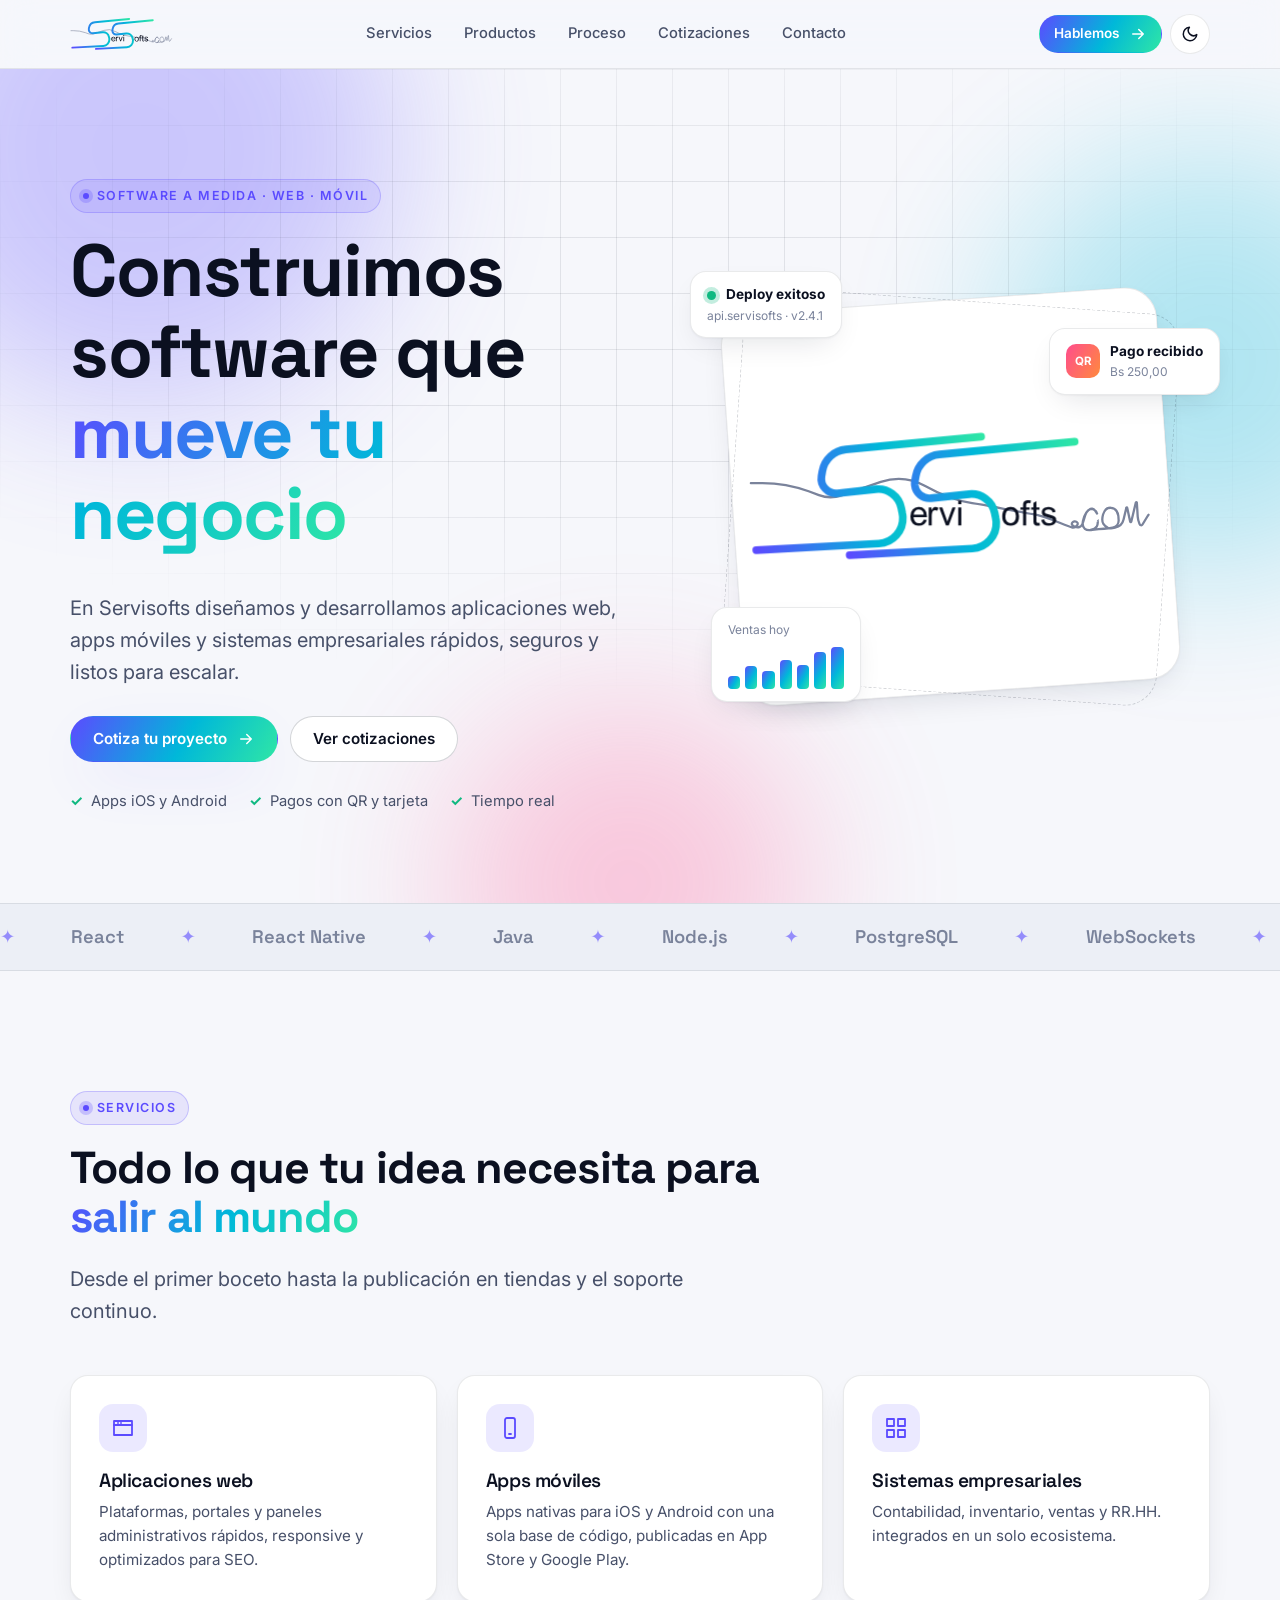
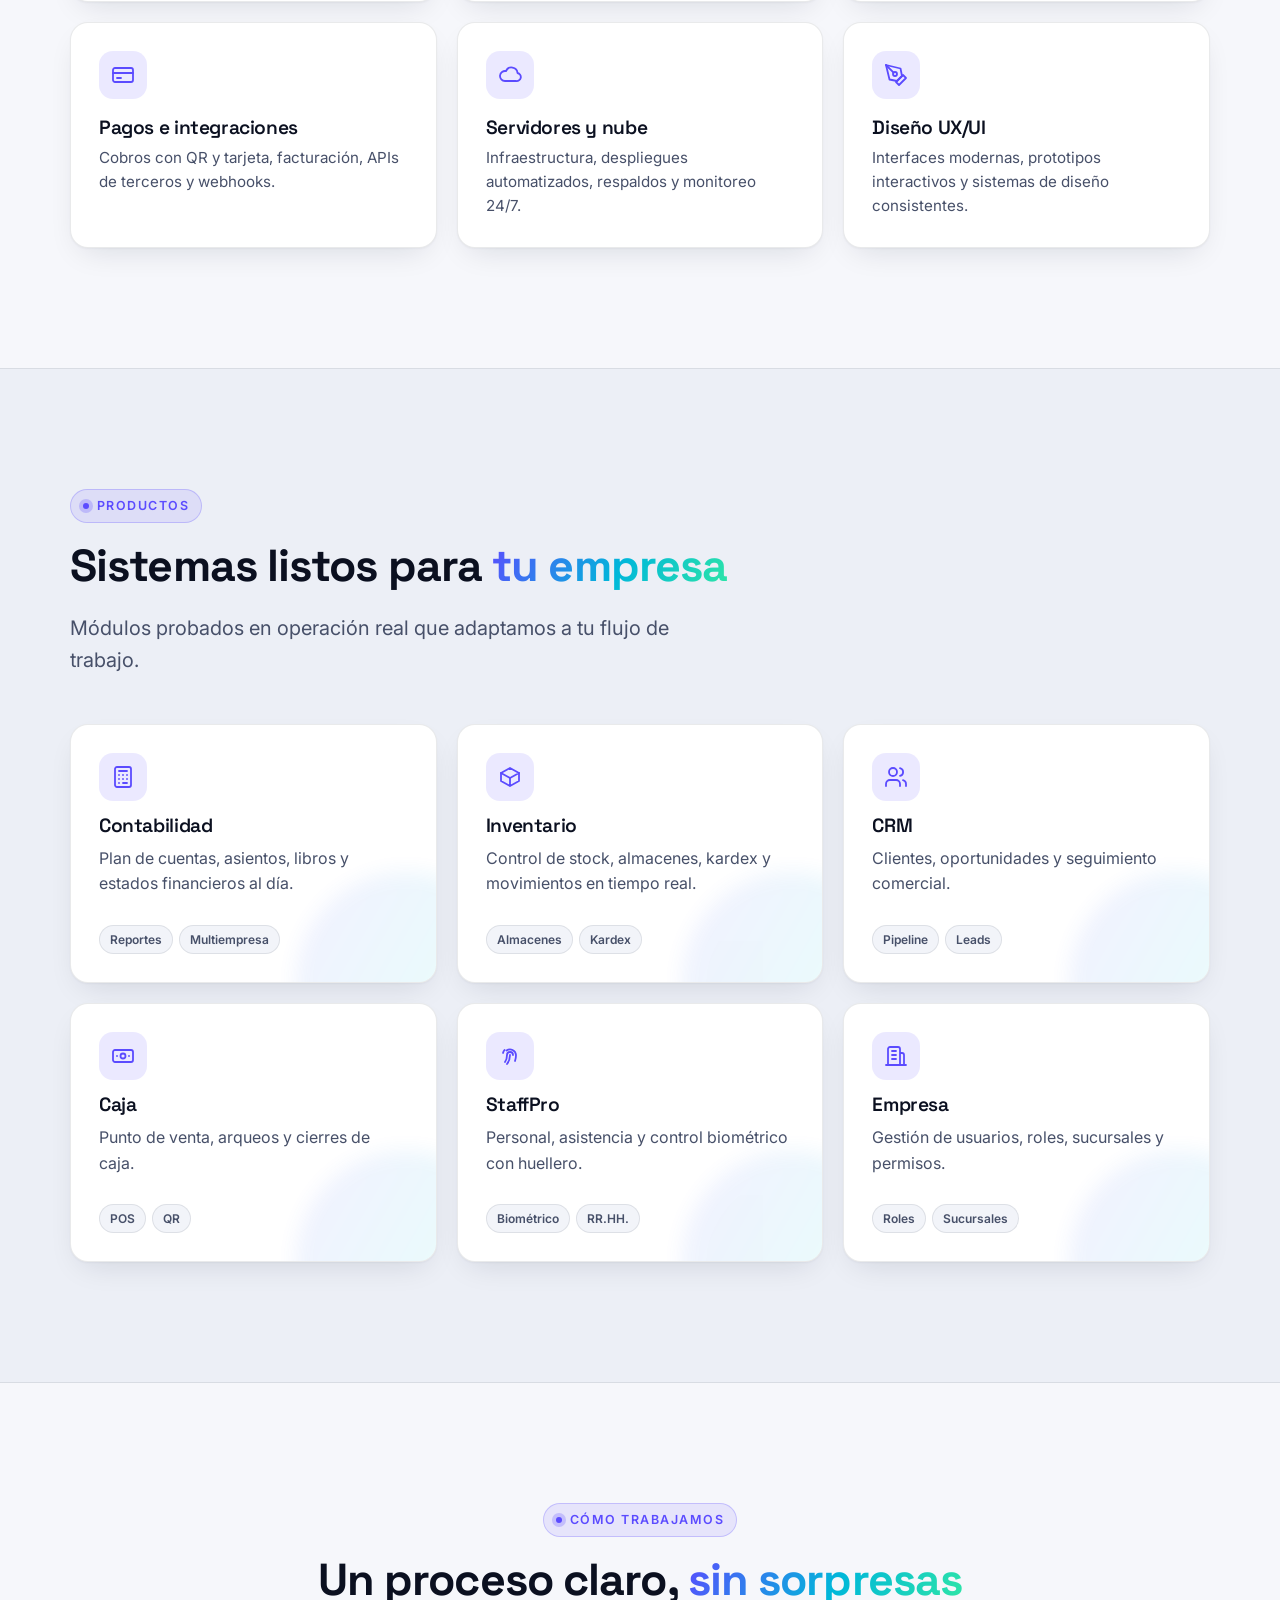
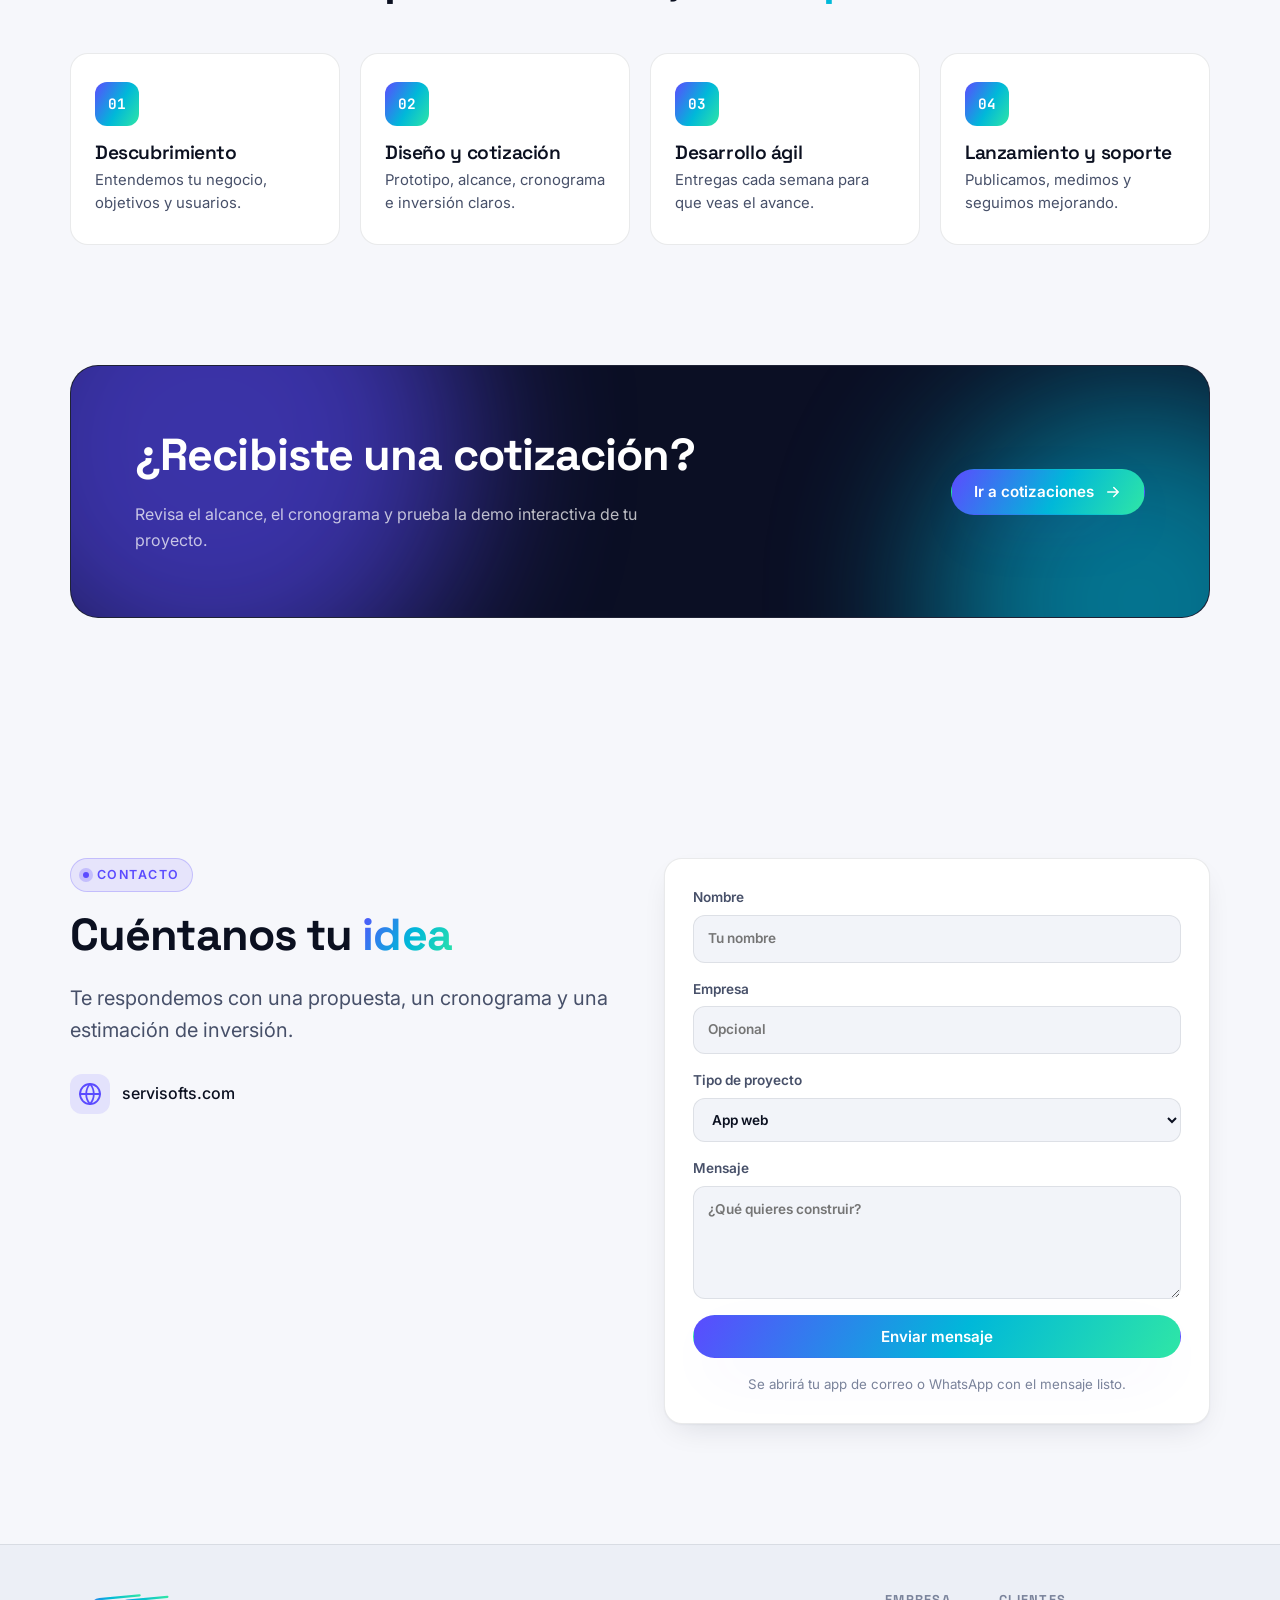
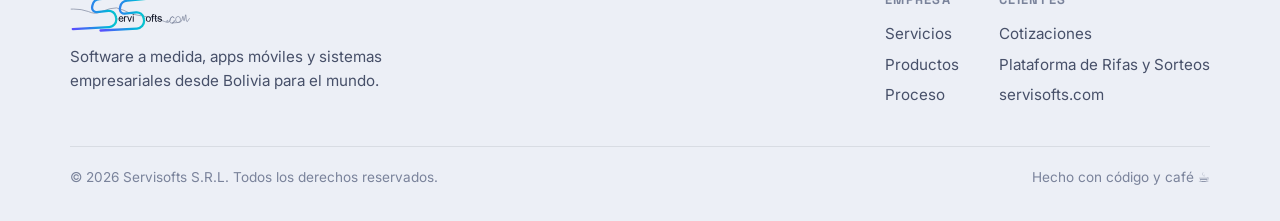
<file: index.html>
<!DOCTYPE html>
<html lang="es">
<head>
  <meta charset="UTF-8">
  <meta name="viewport" content="width=device-width, initial-scale=1.0">
  <title>Servisofts</title>
  <meta name="description" content="Servisofts S.R.L. — Desarrollo de software a medida, aplicaciones web y móviles, y sistemas empresariales.">
  <meta name="theme-color" content="#070912">
  <link rel="icon" href="assets/img/favicon.svg" type="image/svg+xml">
  <link rel="stylesheet" href="assets/css/base.css">
  <link rel="stylesheet" href="index.css">
</head>
<body>
  <header data-nav></header>

  <main>
    <!-- HERO -->
    <section class="hero">
      <div class="bg-orbs"><span></span><span></span><span></span></div>
      <div class="bg-grid"></div>
      <div class="container hero-inner">
        <div class="hero-copy">
          <span class="eyebrow">Software a medida · Web · Móvil</span>
          <h1>Construimos software que <span class="grad-text">mueve tu negocio</span></h1>
          <p class="lead">En Servisofts diseñamos y desarrollamos aplicaciones web, apps móviles y sistemas empresariales rápidos, seguros y listos para escalar.</p>
          <div class="hero-cta">
            <a href="#contacto" class="btn btn-primary">Cotiza tu proyecto
              <svg viewBox="0 0 24 24" fill="none" stroke="currentColor" stroke-width="2" stroke-linecap="round" stroke-linejoin="round"><path d="M5 12h14M13 6l6 6-6 6"/></svg></a>
            <a href="cotizaciones/" class="btn">Ver cotizaciones</a>
          </div>
          <ul class="hero-points">
            <li>Apps iOS y Android</li><li>Pagos con QR y tarjeta</li><li>Tiempo real</li>
          </ul>
        </div>
        <div class="hero-visual" aria-hidden="true">
          <div class="hero-logo" data-logo="animate"></div>
          <div class="float-card fc-1">
            <div class="fc-row"><span class="dot ok"></span><b>Deploy exitoso</b></div>
            <small>api.servisofts · v2.4.1</small>
          </div>
          <div class="float-card fc-2">
            <small>Ventas hoy</small>
            <div class="spark"><i style="height:30%"></i><i style="height:55%"></i><i style="height:42%"></i><i style="height:70%"></i><i style="height:58%"></i><i style="height:88%"></i><i style="height:100%"></i></div>
          </div>
          <div class="float-card fc-3">
            <div class="fc-row"><span class="pay-ico">QR</span><div><b>Pago recibido</b><small>Bs 250,00</small></div></div>
          </div>
        </div>
      </div>
    </section>

    <!-- STACK -->
    <section class="marquee" aria-label="Tecnologías">
      <div class="marquee-track">
        <span>React</span><span>React Native</span><span>Java</span><span>Node.js</span><span>PostgreSQL</span><span>WebSockets</span><span>Docker</span><span>Linux</span><span>Pagos QR</span><span>APIs REST</span>
        <span>React</span><span>React Native</span><span>Java</span><span>Node.js</span><span>PostgreSQL</span><span>WebSockets</span><span>Docker</span><span>Linux</span><span>Pagos QR</span><span>APIs REST</span>
      </div>
    </section>

    <!-- SERVICIOS -->
    <section class="section" id="servicios">
      <div class="container">
        <div class="section-head reveal">
          <span class="eyebrow">Servicios</span>
          <h2>Todo lo que tu idea necesita para <span class="grad-text">salir al mundo</span></h2>
          <p class="lead">Desde el primer boceto hasta la publicación en tiendas y el soporte continuo.</p>
        </div>
        <div class="grid grid-3" id="servicesGrid"></div>
      </div>
    </section>

    <!-- PRODUCTOS -->
    <section class="section section-alt" id="productos">
      <div class="container">
        <div class="section-head reveal">
          <span class="eyebrow">Productos</span>
          <h2>Sistemas listos para <span class="grad-text">tu empresa</span></h2>
          <p class="lead">Módulos probados en operación real que adaptamos a tu flujo de trabajo.</p>
        </div>
        <div class="bento" id="productsGrid"></div>
      </div>
    </section>

    <!-- PROCESO -->
    <section class="section" id="proceso">
      <div class="container">
        <div class="section-head center reveal">
          <span class="eyebrow">Cómo trabajamos</span>
          <h2>Un proceso claro, <span class="grad-text">sin sorpresas</span></h2>
        </div>
        <ol class="steps" id="stepsList"></ol>
      </div>
    </section>

    <!-- CTA COTIZACIONES -->
    <section class="section section-tight">
      <div class="container">
        <div class="cta-banner reveal">
          <div class="bg-orbs"><span></span><span></span></div>
          <div class="cta-copy">
            <h2>¿Recibiste una cotización?</h2>
            <p>Revisa el alcance, el cronograma y prueba la demo interactiva de tu proyecto.</p>
          </div>
          <a class="btn btn-primary" href="cotizaciones/">Ir a cotizaciones
            <svg viewBox="0 0 24 24" fill="none" stroke="currentColor" stroke-width="2" stroke-linecap="round" stroke-linejoin="round"><path d="M5 12h14M13 6l6 6-6 6"/></svg></a>
        </div>
      </div>
    </section>

    <!-- CONTACTO -->
    <section class="section" id="contacto">
      <div class="container contact">
        <div class="reveal">
          <span class="eyebrow">Contacto</span>
          <h2>Cuéntanos tu <span class="grad-text">idea</span></h2>
          <p class="lead">Te respondemos con una propuesta, un cronograma y una estimación de inversión.</p>
          <ul class="contact-list" id="contactList"></ul>
        </div>
        <form class="card contact-form reveal" id="contactForm" novalidate>
          <label>Nombre<input name="nombre" required autocomplete="name" placeholder="Tu nombre"></label>
          <label>Empresa<input name="empresa" autocomplete="organization" placeholder="Opcional"></label>
          <label>Tipo de proyecto
            <select name="tipo">
              <option>App web</option><option>App móvil</option><option>Web + móvil</option><option>Sistema empresarial</option><option>Otro</option>
            </select>
          </label>
          <label>Mensaje<textarea name="mensaje" rows="4" required placeholder="¿Qué quieres construir?"></textarea></label>
          <button class="btn btn-primary btn-block" type="submit">Enviar mensaje</button>
          <small class="form-note">Se abrirá tu app de correo o WhatsApp con el mensaje listo.</small>
        </form>
      </div>
    </section>
  </main>

  <footer data-footer></footer>

  <script src="assets/js/brand.js" data-root="./" data-active="home"></script>
  <script src="index.js"></script>
</body>
</html>
</file>
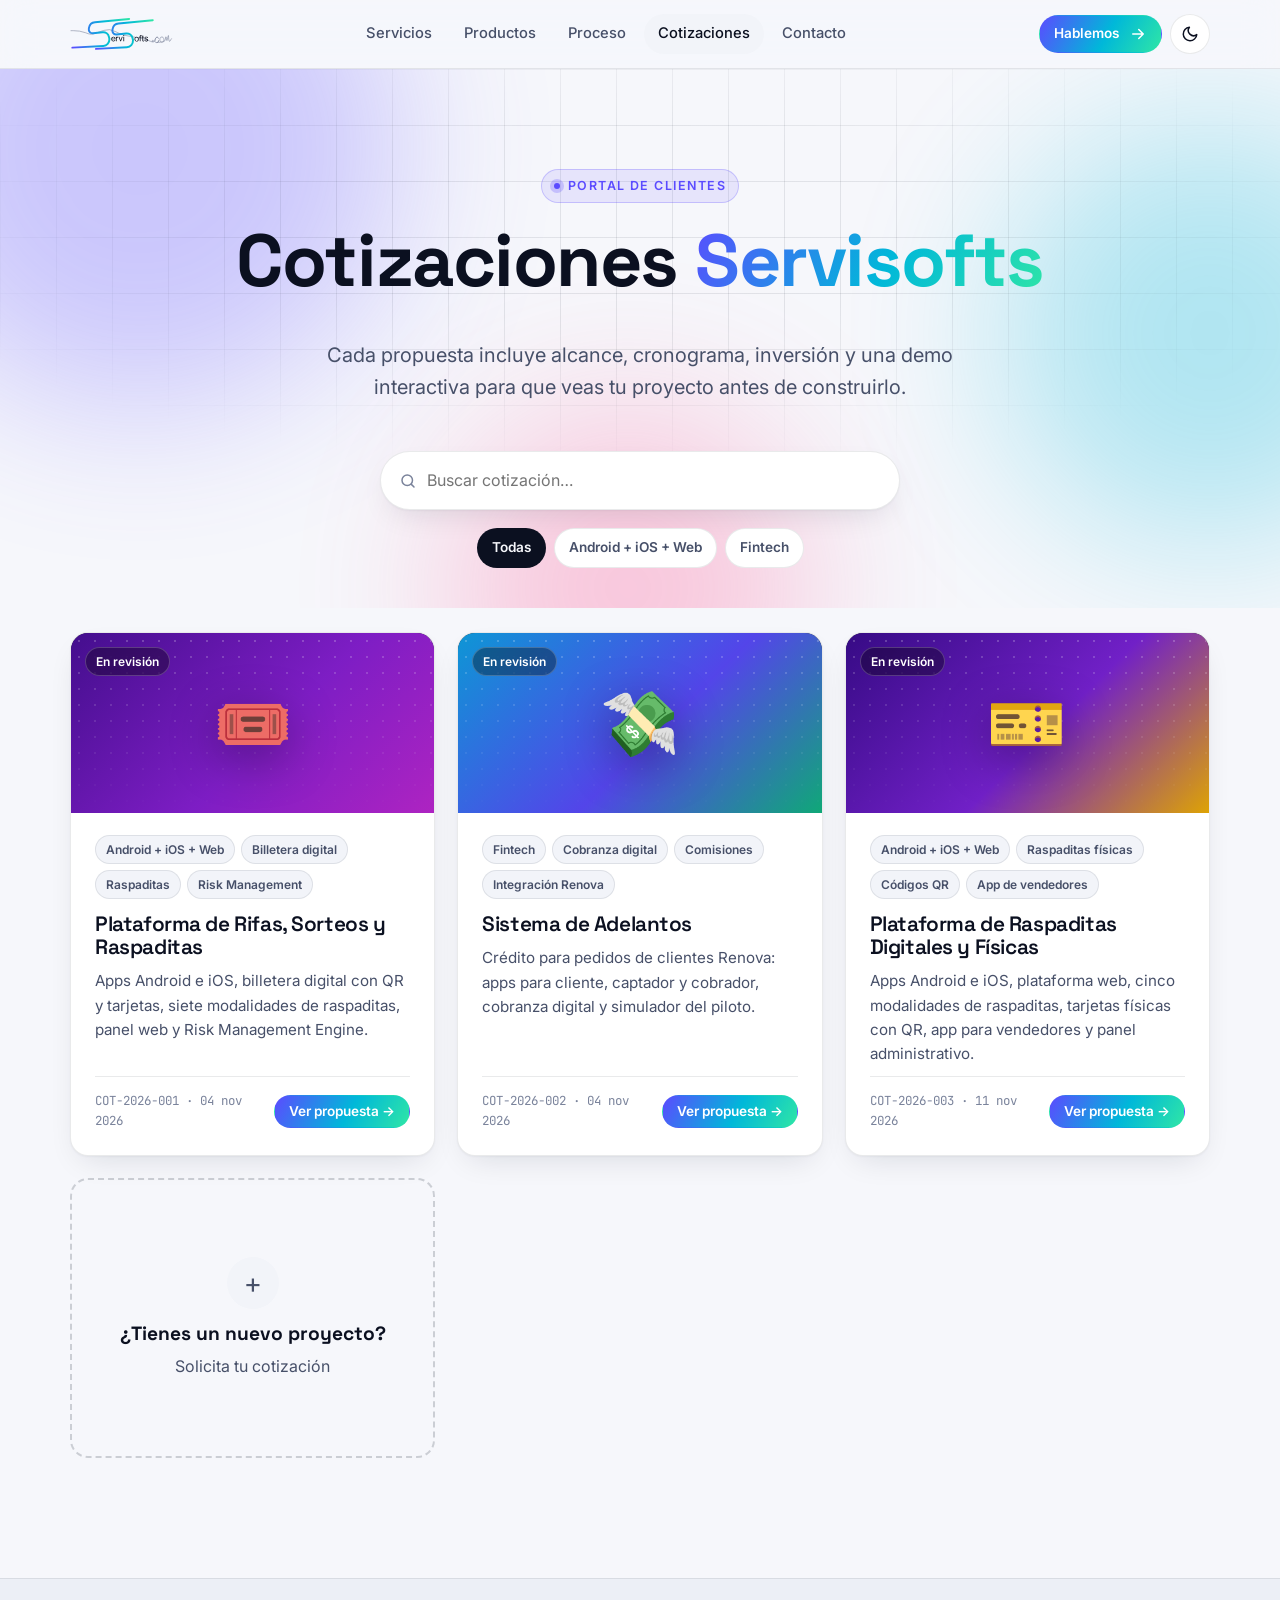
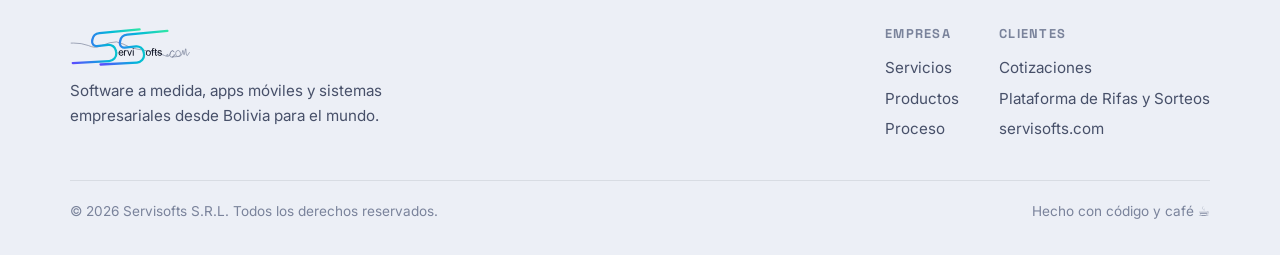
<file: cotizaciones/index.html>
<!DOCTYPE html>
<html lang="es">
<head>
  <meta charset="UTF-8">
  <meta name="viewport" content="width=device-width, initial-scale=1.0">
  <title>Cotizaciones · Servisofts</title>
  <meta name="description" content="Propuestas y cotizaciones de proyectos de Servisofts S.R.L.">
  <meta name="theme-color" content="#070912">
  <link rel="icon" href="../assets/img/favicon.svg" type="image/svg+xml">
  <link rel="stylesheet" href="../assets/css/base.css">
  <link rel="stylesheet" href="index.css">
</head>
<body>
  <header data-nav></header>

  <main>
    <section class="q-hero">
      <div class="bg-orbs"><span></span><span></span><span></span></div>
      <div class="bg-grid"></div>
      <div class="container q-hero-inner">
        <span class="eyebrow">Portal de clientes</span>
        <h1>Cotizaciones <span class="grad-text">Servisofts</span></h1>
        <p class="lead">Cada propuesta incluye alcance, cronograma, inversión y una demo interactiva para que veas tu proyecto antes de construirlo.</p>
        <div class="q-search">
          <svg viewBox="0 0 24 24" fill="none" stroke="currentColor" stroke-width="2" stroke-linecap="round"><circle cx="11" cy="11" r="7"/><path d="M20 20l-3.5-3.5"/></svg>
          <input id="qSearch" type="search" placeholder="Buscar cotización…" aria-label="Buscar cotización">
        </div>
        <div class="q-filters" id="qFilters"></div>
      </div>
    </section>

    <section class="section q-list-section">
      <div class="container">
        <div class="q-list" id="qList"></div>
        <p class="q-empty" id="qEmpty" hidden>No encontramos cotizaciones con ese filtro.</p>
      </div>
    </section>
  </main>

  <footer data-footer></footer>

  <script src="../assets/js/brand.js" data-root="../" data-active="cotizaciones"></script>
  <script src="index.js"></script>
</body>
</html>
</file>
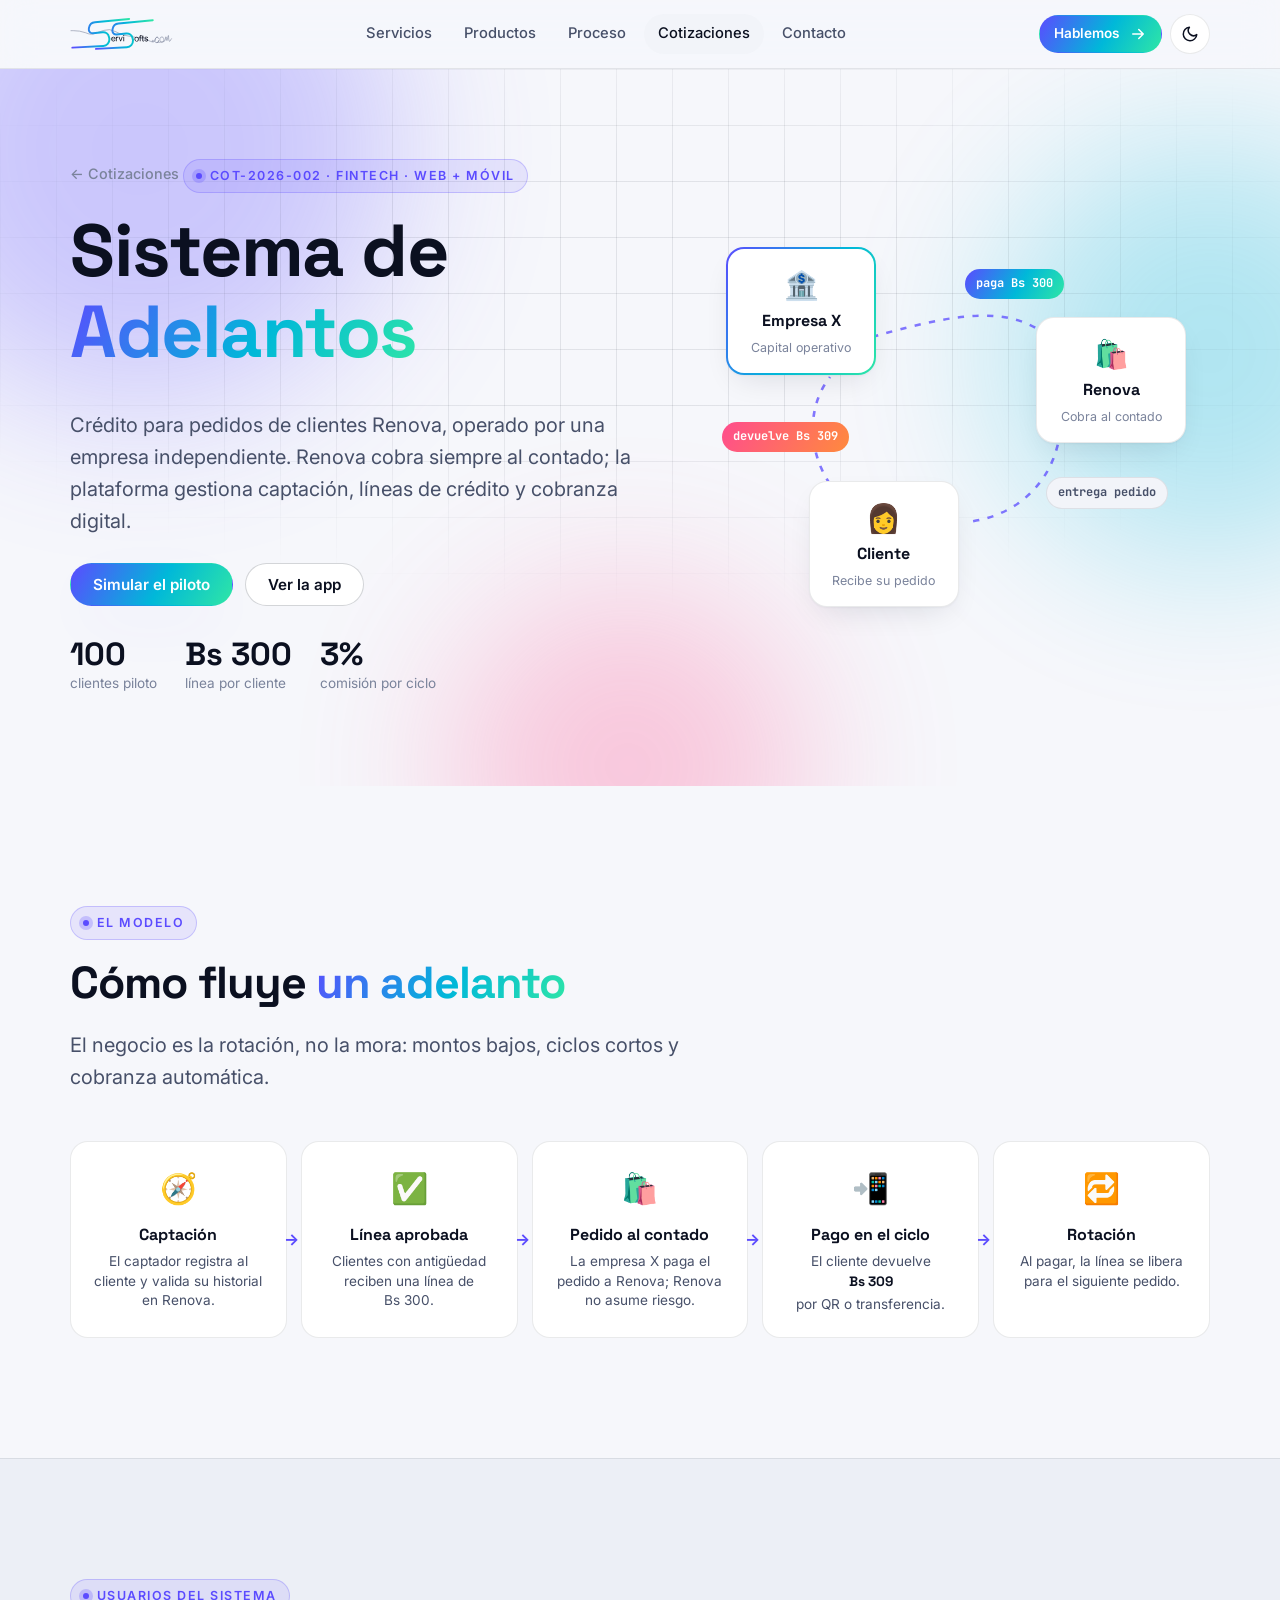
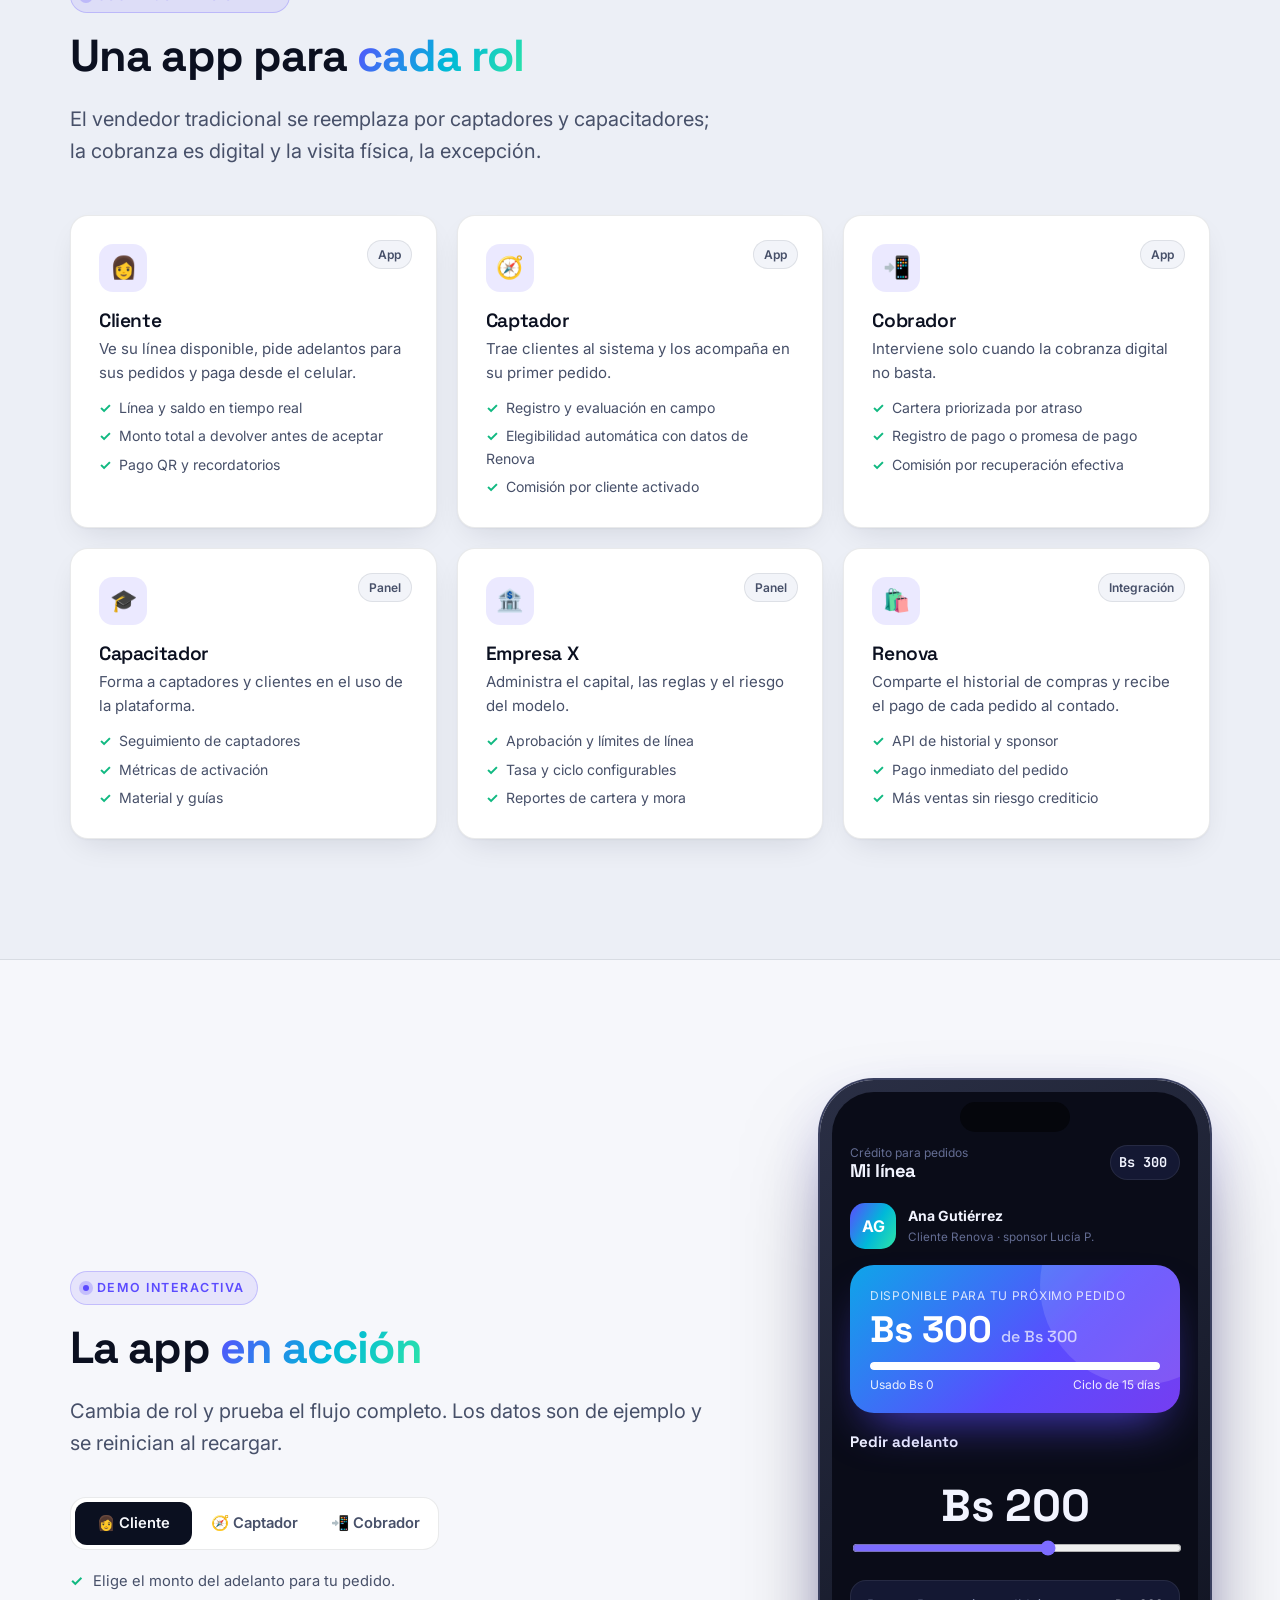
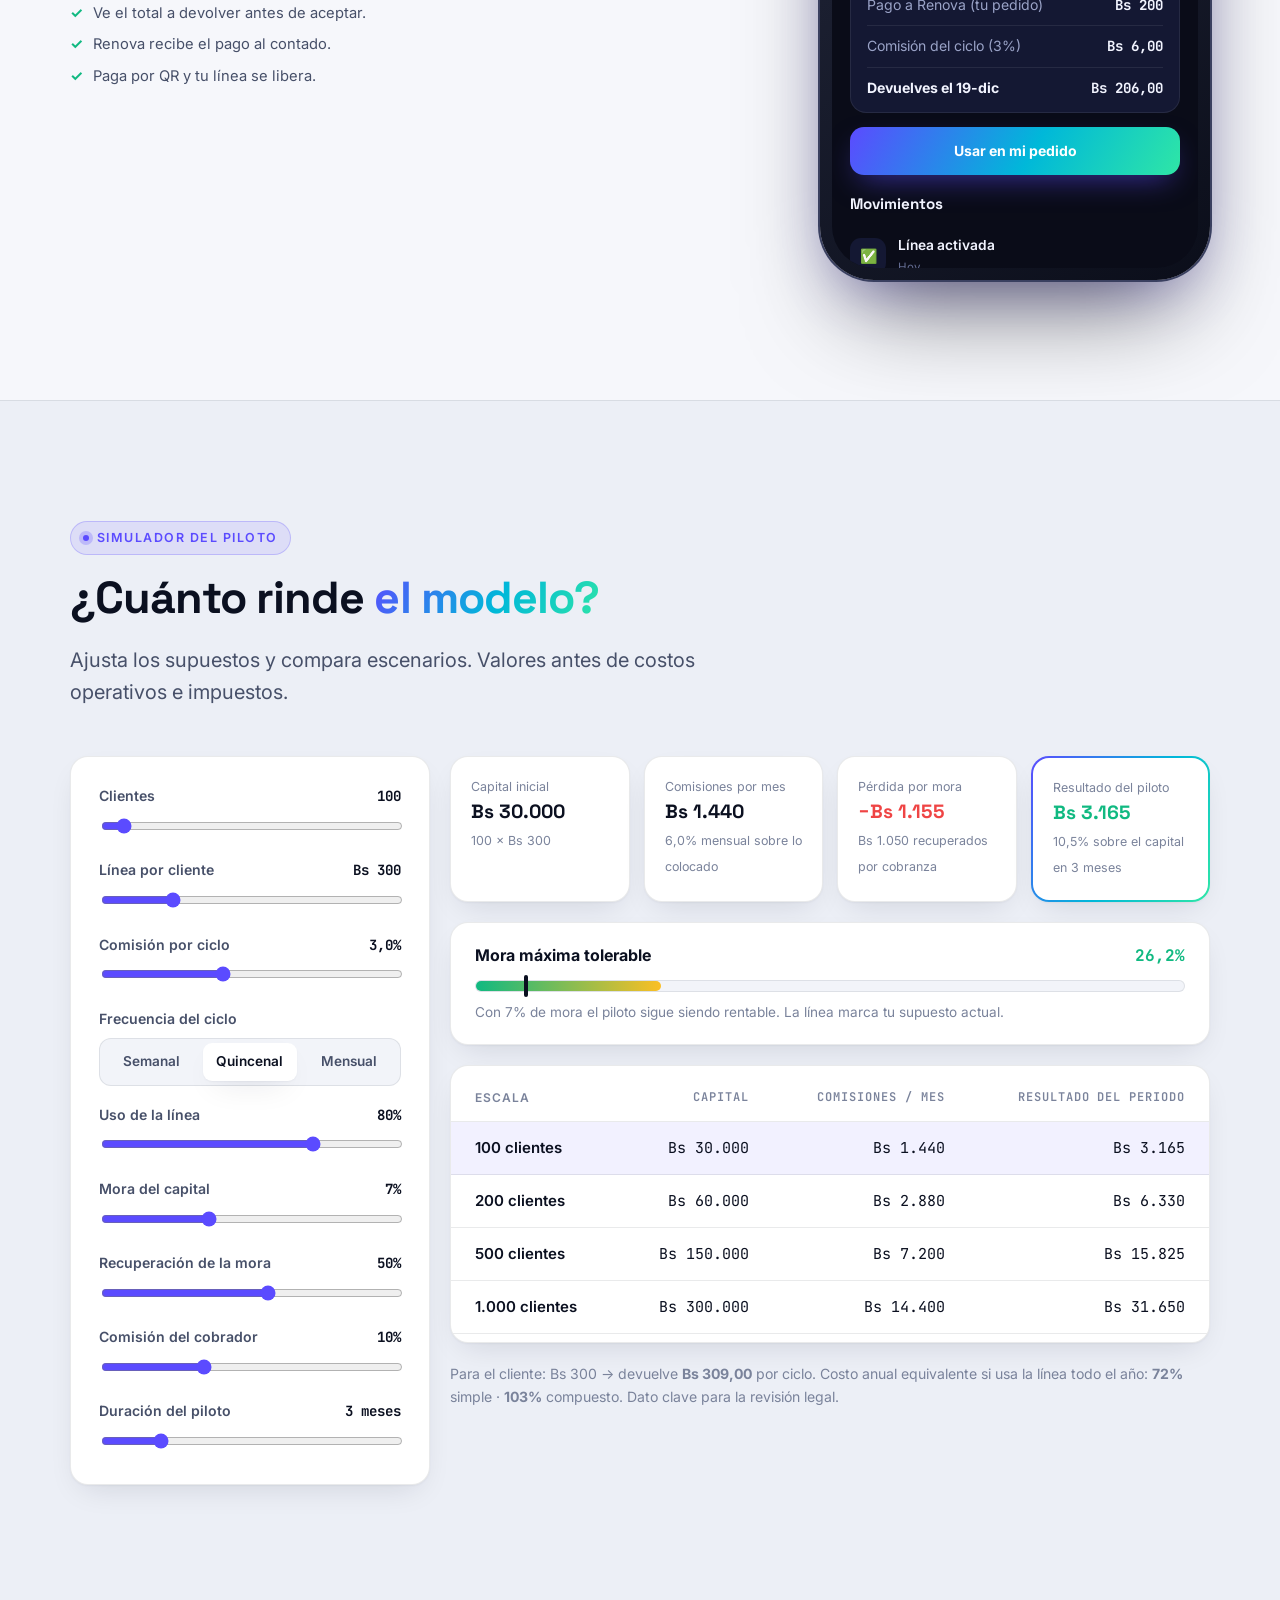
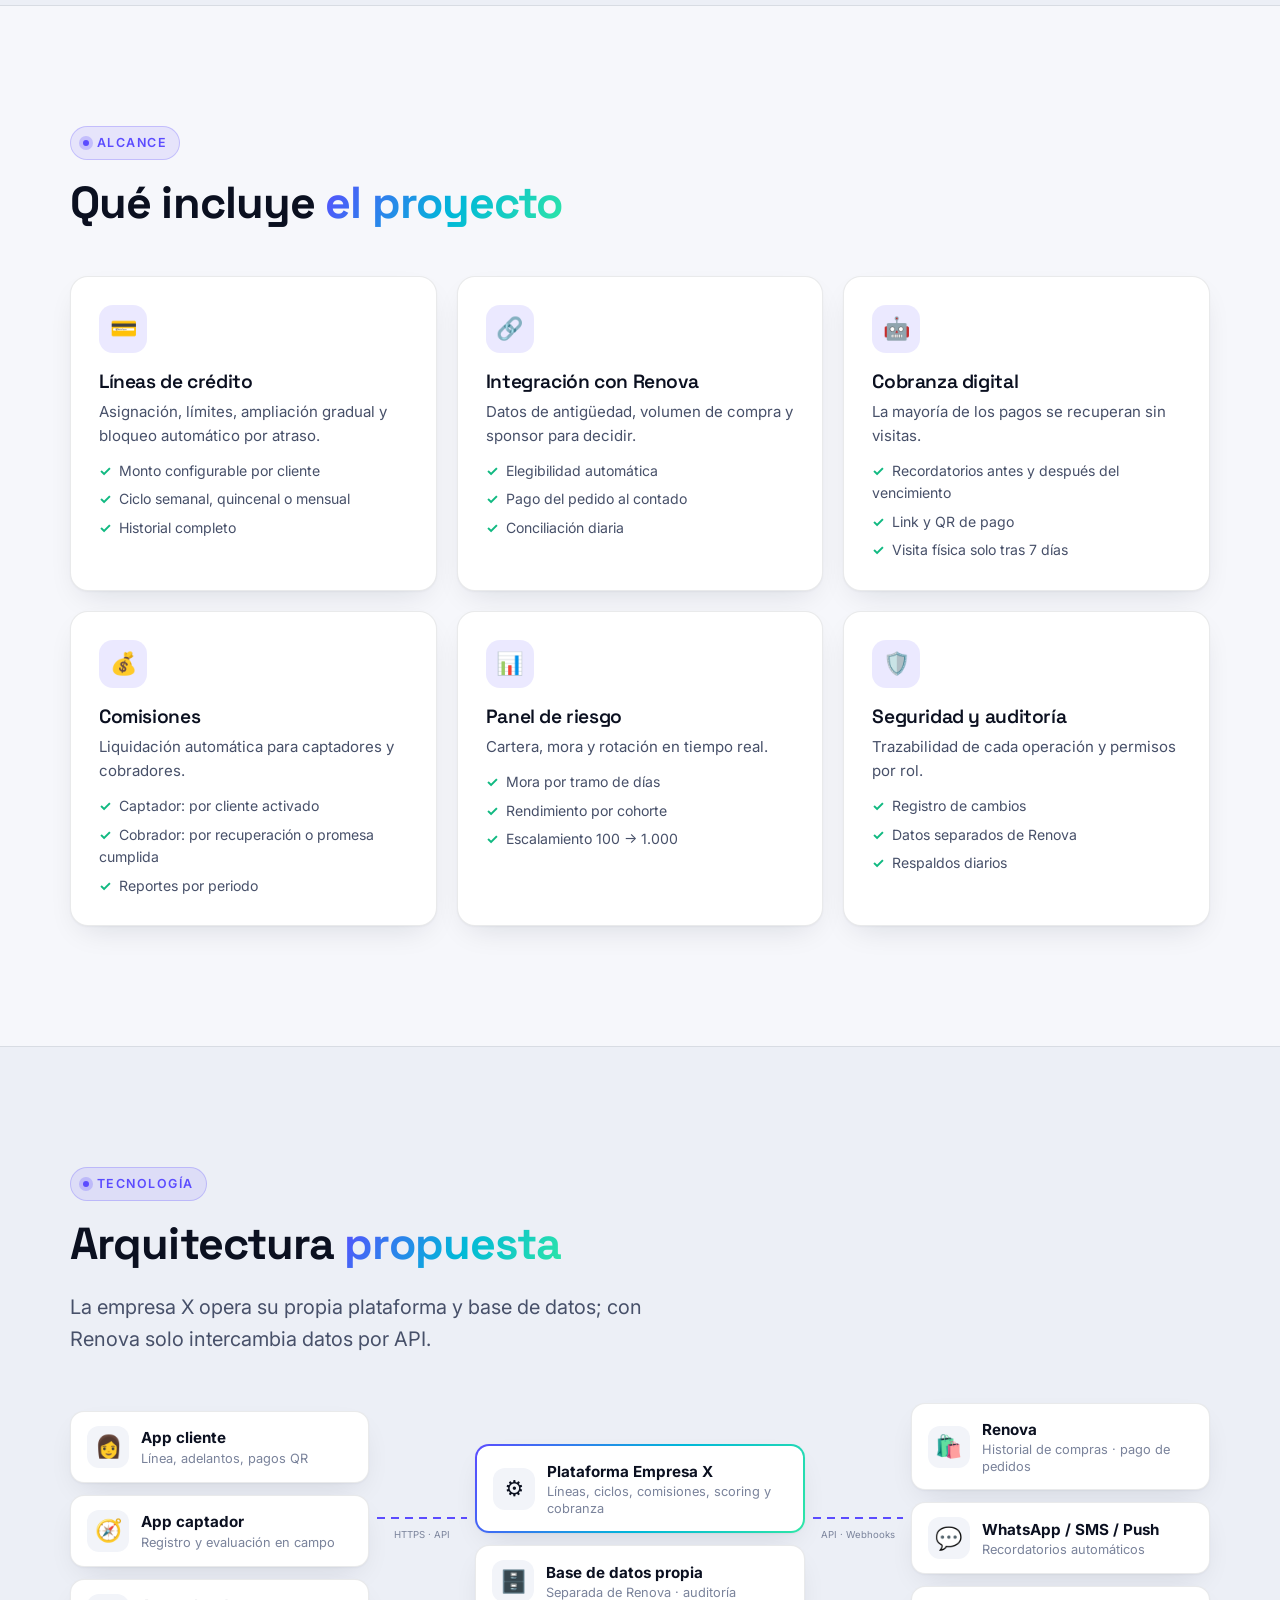
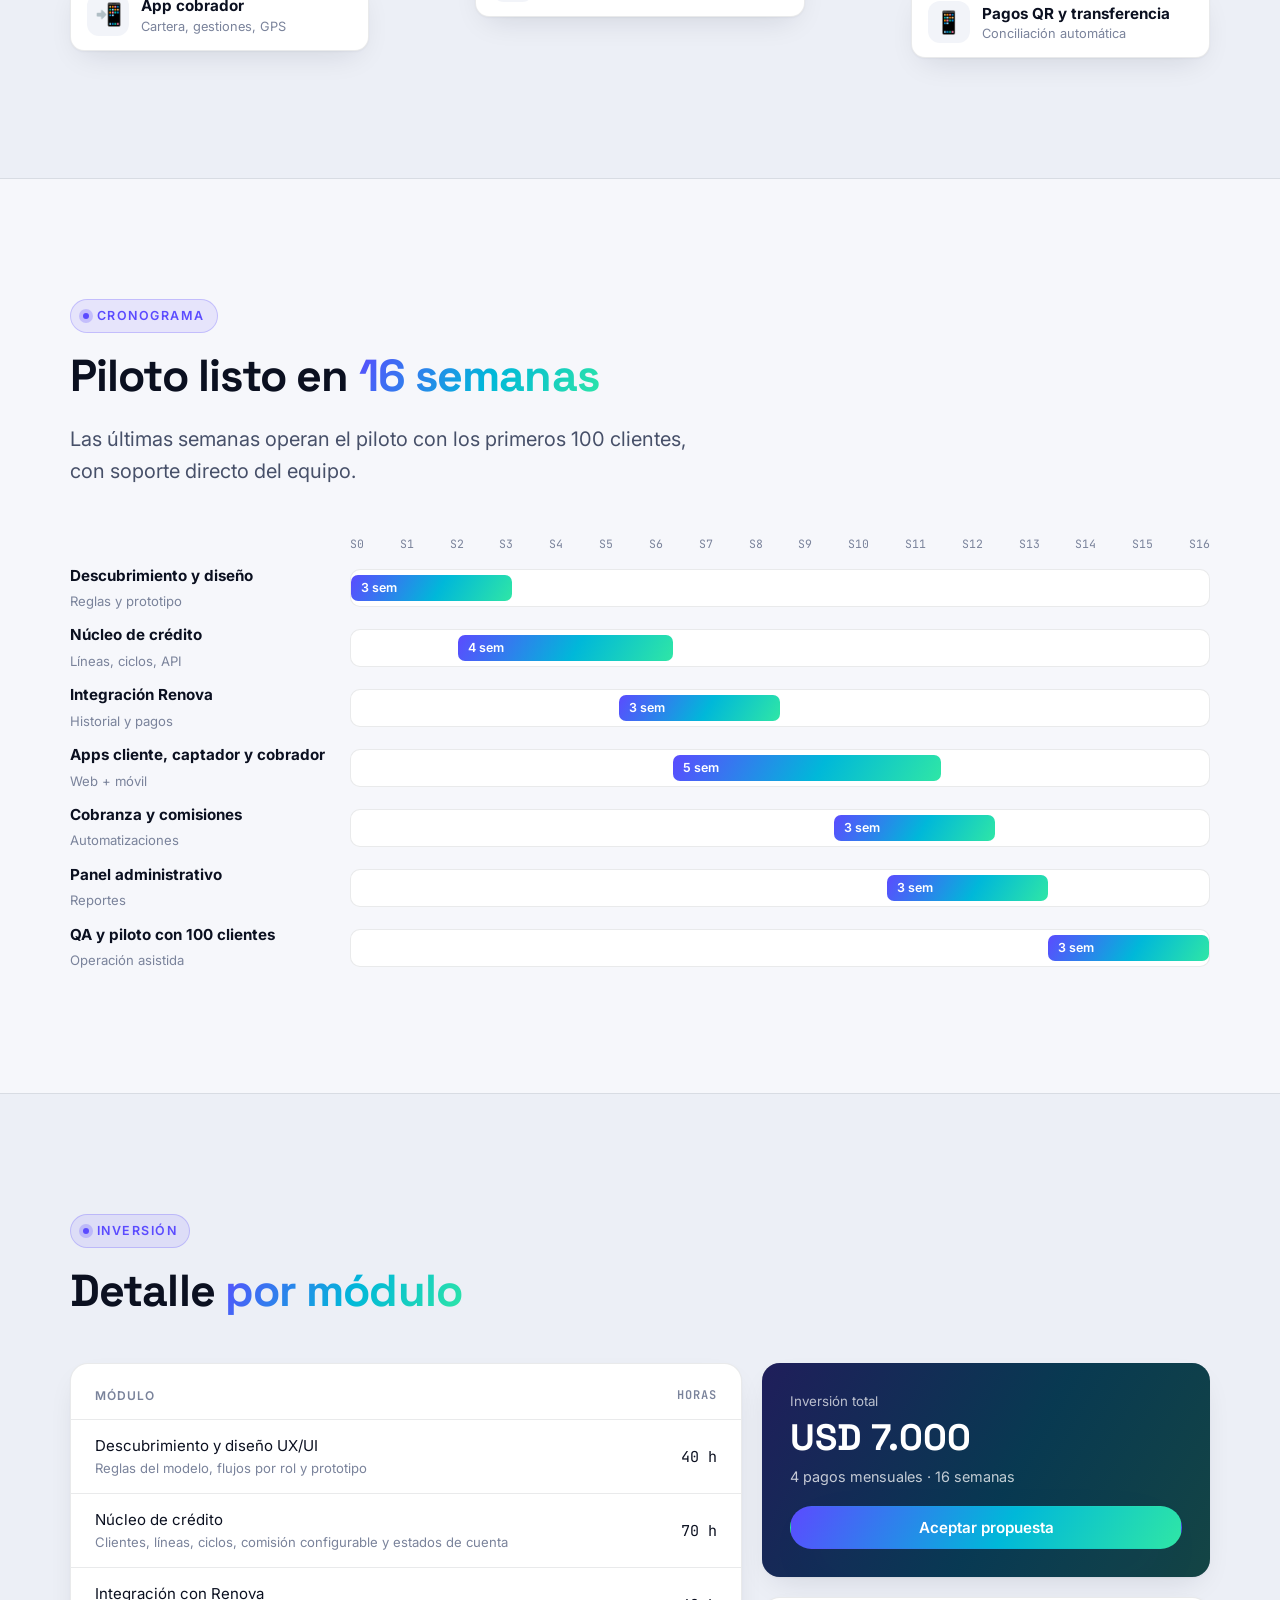
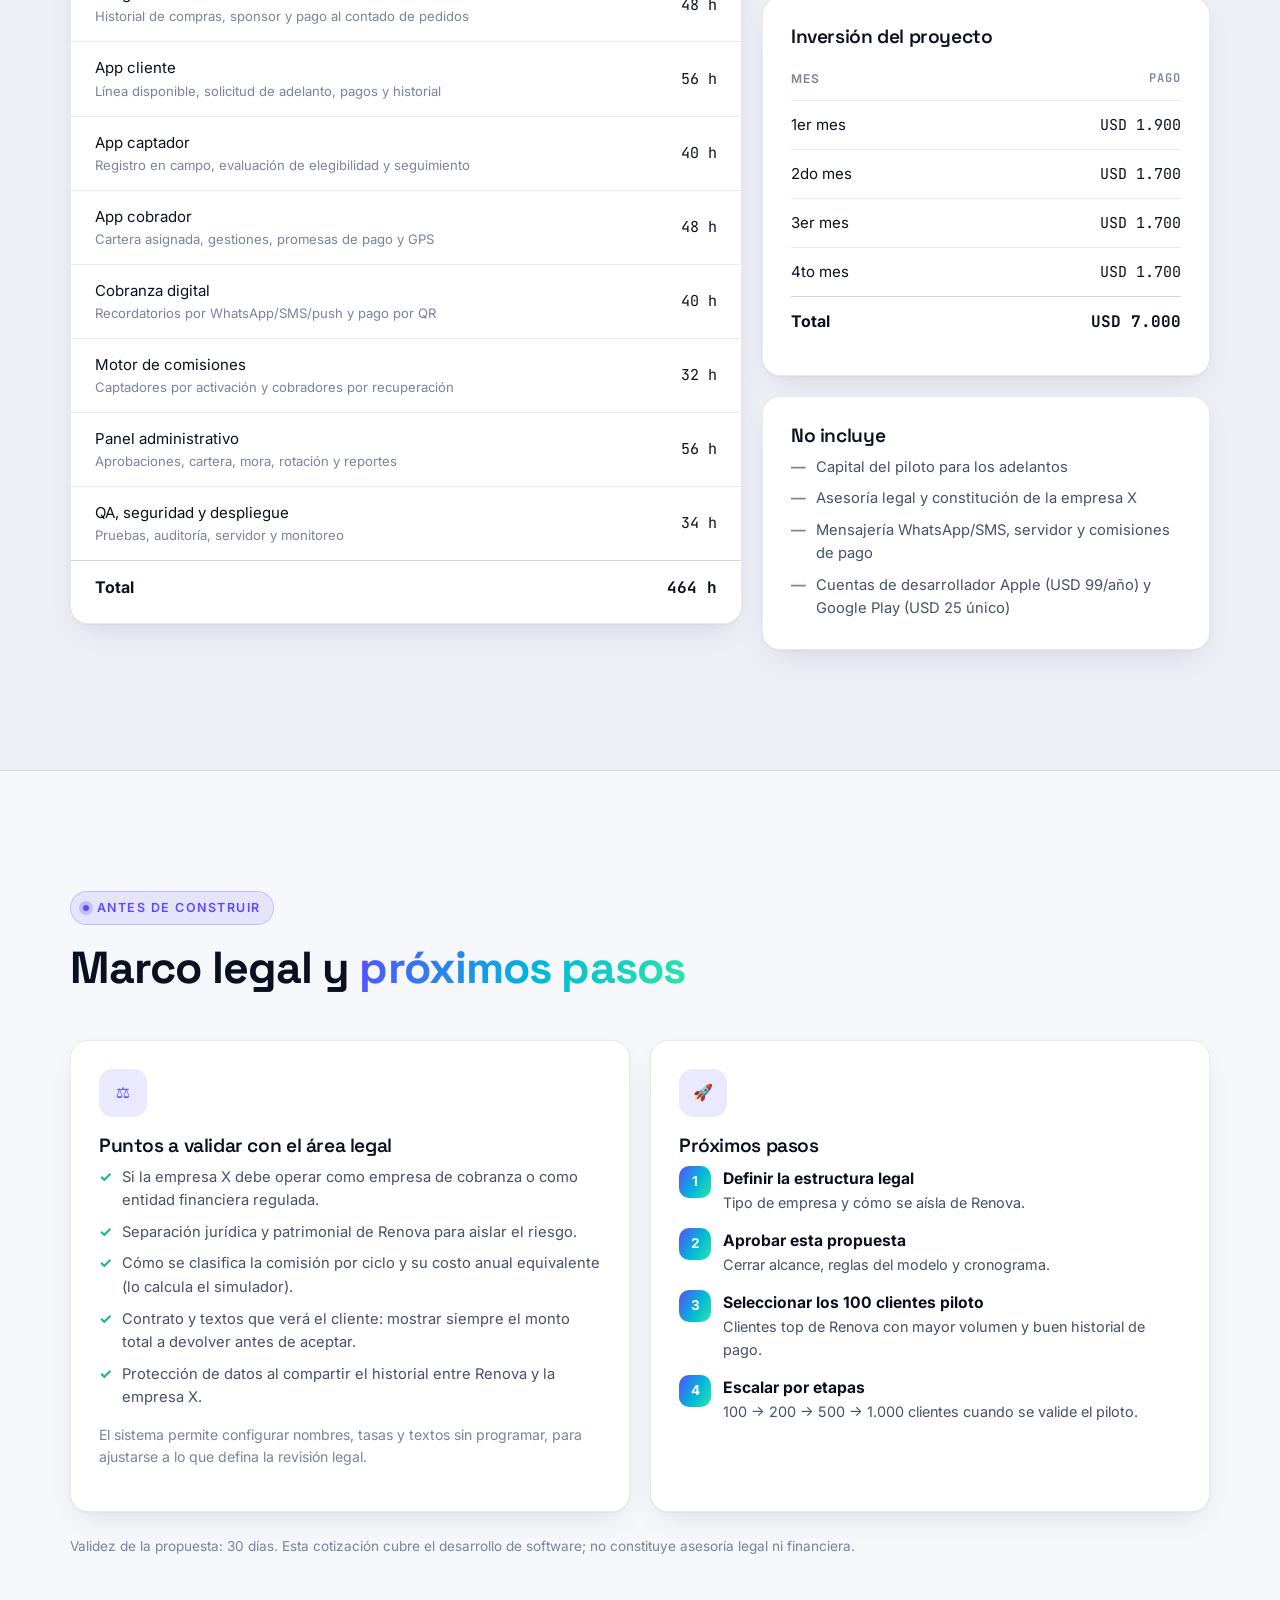
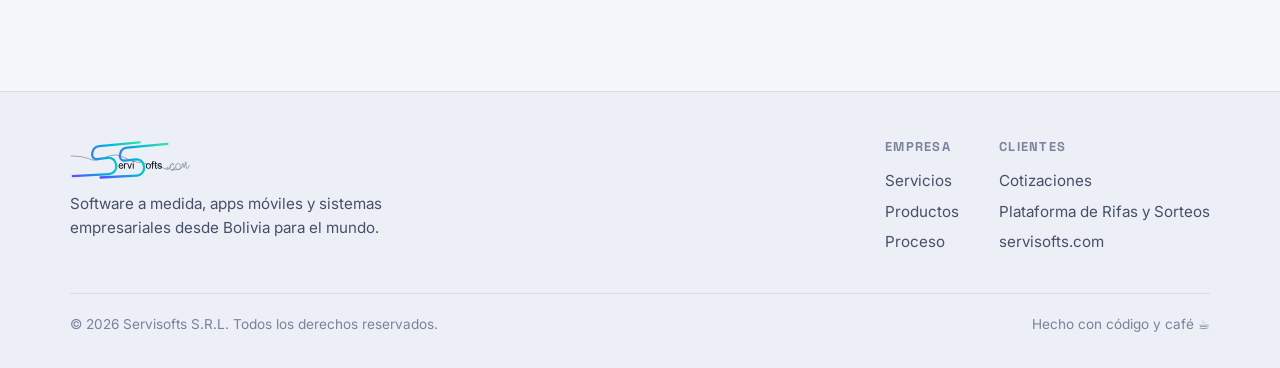
<file: cotizaciones/adelantos/index.html>
<!DOCTYPE html>
<html lang="es">
<head>
  <meta charset="UTF-8">
  <meta name="viewport" content="width=device-width, initial-scale=1.0, viewport-fit=cover">
  <title>Sistema de Adelantos · Servisofts</title>
  <meta name="description" content="Cotización COT-2026-002: plataforma de adelantos para pedidos con captadores, cobranza digital y simulador del piloto.">
  <meta name="theme-color" content="#070912">
  <link rel="icon" href="../../assets/img/favicon.svg" type="image/svg+xml">
  <link rel="stylesheet" href="../../assets/css/base.css">
  <link rel="stylesheet" href="../../assets/css/cotizacion.css">
  <link rel="stylesheet" href="index.css">
</head>
<body>
  <header data-nav></header>

  <main>
    <!-- ============ HERO ============ -->
    <section class="s-hero">
      <div class="bg-orbs"><span></span><span></span><span></span></div>
      <div class="bg-grid"></div>
      <div class="container s-hero-inner">
        <div>
          <a class="back" href="../">← Cotizaciones</a>
          <span class="eyebrow">COT-2026-002 · Fintech · Web + móvil</span>
          <h1>Sistema de <span class="grad-text">Adelantos</span></h1>
          <p class="lead">Crédito para pedidos de clientes Renova, operado por una empresa independiente. Renova cobra siempre al contado; la plataforma gestiona captación, líneas de crédito y cobranza digital.</p>
          <div class="hero-cta">
            <a href="#simulador" class="btn btn-primary">Simular el piloto</a>
            <a href="#demo" class="btn">Ver la app</a>
          </div>
          <div class="kpis">
            <div><b id="kClientes">100</b><span>clientes piloto</span></div>
            <div><b id="kLinea">Bs 300</b><span>línea por cliente</span></div>
            <div><b id="kTasa">3%</b><span>comisión por ciclo</span></div>
          </div>
        </div>

        <div class="money-flow" aria-hidden="true">
          <div class="mf-node mf-x"><span>🏦</span><b>Empresa X</b><small>Capital operativo</small></div>
          <div class="mf-node mf-r"><span>🛍️</span><b>Renova</b><small>Cobra al contado</small></div>
          <div class="mf-node mf-c"><span>👩</span><b>Cliente</b><small>Recibe su pedido</small></div>
          <svg class="mf-lines" viewBox="0 0 400 320" preserveAspectRatio="none">
            <path d="M120 70 C 220 40, 260 40, 300 80" />
            <path d="M300 150 C 300 210, 260 250, 210 255" />
            <path d="M120 255 C 60 220, 50 150, 80 110" />
          </svg>
          <span class="mf-tag t1" id="mfPay">paga Bs 300</span>
          <span class="mf-tag t2">entrega pedido</span>
          <span class="mf-tag t3" id="mfBack">devuelve Bs 309</span>
        </div>
      </div>
    </section>

    <!-- ============ MODELO ============ -->
    <section class="section" id="modelo">
      <div class="container">
        <div class="section-head reveal">
          <span class="eyebrow">El modelo</span>
          <h2>Cómo fluye <span class="grad-text">un adelanto</span></h2>
          <p class="lead">El negocio es la rotación, no la mora: montos bajos, ciclos cortos y cobranza automática.</p>
        </div>
        <div class="flow reveal" id="flowList"></div>
      </div>
    </section>

    <!-- ============ ACTORES ============ -->
    <section class="section section-alt" id="actores">
      <div class="container">
        <div class="section-head reveal">
          <span class="eyebrow">Usuarios del sistema</span>
          <h2>Una app para <span class="grad-text">cada rol</span></h2>
          <p class="lead">El vendedor tradicional se reemplaza por captadores y capacitadores; la cobranza es digital y la visita física, la excepción.</p>
        </div>
        <div class="grid grid-3" id="rolesGrid"></div>
      </div>
    </section>

    <!-- ============ DEMO ============ -->
    <section class="section" id="demo">
      <div class="container demo-wrap">
        <div class="demo-copy reveal">
          <span class="eyebrow">Demo interactiva</span>
          <h2>La app <span class="grad-text">en acción</span></h2>
          <p class="lead">Cambia de rol y prueba el flujo completo. Los datos son de ejemplo y se reinician al recargar.</p>
          <div class="role-switch" id="roleSwitch" role="tablist" aria-label="Rol de la demo">
            <button role="tab" data-role="cliente" class="on">👩 Cliente</button>
            <button role="tab" data-role="captador">🧭 Captador</button>
            <button role="tab" data-role="cobrador">📲 Cobrador</button>
          </div>
          <ul class="checks role-notes" id="roleNotes"></ul>
        </div>
        <div class="phone reveal">
          <div class="phone-notch"></div>
          <div class="app" id="app" aria-live="polite"></div>
        </div>
      </div>
    </section>

    <!-- ============ SIMULADOR ============ -->
    <section class="section section-alt" id="simulador">
      <div class="container">
        <div class="section-head reveal">
          <span class="eyebrow">Simulador del piloto</span>
          <h2>¿Cuánto rinde <span class="grad-text">el modelo?</span></h2>
          <p class="lead">Ajusta los supuestos y compara escenarios. Valores antes de costos operativos e impuestos.</p>
        </div>
        <div class="sim reveal">
          <form class="card sim-inputs" id="simForm" onsubmit="return false">
            <div class="range"><label for="sClientes">Clientes <output id="oClientes"></output></label><input type="range" id="sClientes" min="50" max="1000" step="50" value="100"></div>
            <div class="range"><label for="sLinea">Línea por cliente <output id="oLinea"></output></label><input type="range" id="sLinea" min="100" max="1000" step="50" value="300"></div>
            <div class="range"><label for="sTasa">Comisión por ciclo <output id="oTasa"></output></label><input type="range" id="sTasa" min="1" max="6" step="0.5" value="3"></div>
            <div class="range"><label>Frecuencia del ciclo</label>
              <div class="seg-p" id="sFreq"><button type="button" data-v="4">Semanal</button><button type="button" data-v="2" class="on">Quincenal</button><button type="button" data-v="1">Mensual</button></div></div>
            <div class="range"><label for="sUso">Uso de la línea <output id="oUso"></output></label><input type="range" id="sUso" min="30" max="100" step="5" value="80"></div>
            <div class="range"><label for="sMora">Mora del capital <output id="oMora"></output></label><input type="range" id="sMora" min="0" max="20" step="1" value="7"></div>
            <div class="range"><label for="sRec">Recuperación de la mora <output id="oRec"></output></label><input type="range" id="sRec" min="0" max="90" step="5" value="50"></div>
            <div class="range"><label for="sCob">Comisión del cobrador <output id="oCob"></output></label><input type="range" id="sCob" min="0" max="30" step="1" value="10"></div>
            <div class="range"><label for="sMeses">Duración del piloto <output id="oMeses"></output></label><input type="range" id="sMeses" min="1" max="12" step="1" value="3"></div>
          </form>
          <div class="sim-out">
            <div class="sim-cards">
              <div class="card sc"><small>Capital inicial</small><b id="rCapital"></b><span id="rCapitalNote"></span></div>
              <div class="card sc"><small>Comisiones por mes</small><b id="rMes"></b><span id="rMesNote"></span></div>
              <div class="card sc"><small>Pérdida por mora</small><b id="rPerdida" class="neg"></b><span id="rPerdidaNote"></span></div>
              <div class="card sc hl"><small>Resultado del piloto</small><b id="rNeto"></b><span id="rNetoNote"></span></div>
            </div>
            <div class="card sim-bar">
              <div class="sb-head"><b>Mora máxima tolerable</b><span id="rBreak"></span></div>
              <div class="sb-track"><i id="rBreakBar"></i><em id="rMoraMark"></em></div>
              <small id="rBreakNote"></small>
            </div>
            <div class="card sim-table-wrap">
              <table class="invest-table sim-table">
                <thead><tr><th>Escala</th><th class="num">Capital</th><th class="num">Comisiones / mes</th><th class="num">Resultado del periodo</th></tr></thead>
                <tbody id="scaleBody"></tbody>
              </table>
            </div>
            <p class="sim-note" id="rCosto"></p>
          </div>
        </div>
      </div>
    </section>

    <!-- ============ ALCANCE ============ -->
    <section class="section" id="funciones">
      <div class="container">
        <div class="section-head reveal">
          <span class="eyebrow">Alcance</span>
          <h2>Qué incluye <span class="grad-text">el proyecto</span></h2>
        </div>
        <div class="grid grid-3" id="featGrid"></div>
      </div>
    </section>

    <!-- ============ ARQUITECTURA ============ -->
    <section class="section section-alt" id="arquitectura">
      <div class="container">
        <div class="section-head reveal">
          <span class="eyebrow">Tecnología</span>
          <h2>Arquitectura <span class="grad-text">propuesta</span></h2>
          <p class="lead">La empresa X opera su propia plataforma y base de datos; con Renova solo intercambia datos por API.</p>
        </div>
        <div class="arch reveal">
          <div class="arch-col">
            <div class="arch-node"><span>👩</span><div><b>App cliente</b><small>Línea, adelantos, pagos QR</small></div></div>
            <div class="arch-node"><span>🧭</span><div><b>App captador</b><small>Registro y evaluación en campo</small></div></div>
            <div class="arch-node"><span>📲</span><div><b>App cobrador</b><small>Cartera, gestiones, GPS</small></div></div>
          </div>
          <div class="arch-link"><i></i><small>HTTPS · API</small></div>
          <div class="arch-col">
            <div class="arch-node core"><span>⚙️</span><div><b>Plataforma Empresa X</b><small>Líneas, ciclos, comisiones, scoring y cobranza</small></div></div>
            <div class="arch-node"><span>🗄️</span><div><b>Base de datos propia</b><small>Separada de Renova · auditoría</small></div></div>
          </div>
          <div class="arch-link"><i></i><small>API · Webhooks</small></div>
          <div class="arch-col">
            <div class="arch-node"><span>🛍️</span><div><b>Renova</b><small>Historial de compras · pago de pedidos</small></div></div>
            <div class="arch-node"><span>💬</span><div><b>WhatsApp / SMS / Push</b><small>Recordatorios automáticos</small></div></div>
            <div class="arch-node"><span>📱</span><div><b>Pagos QR y transferencia</b><small>Conciliación automática</small></div></div>
          </div>
        </div>
      </div>
    </section>

    <!-- ============ CRONOGRAMA ============ -->
    <section class="section" id="cronograma">
      <div class="container">
        <div class="section-head reveal">
          <span class="eyebrow">Cronograma</span>
          <h2>Piloto listo en <span class="grad-text" id="totalWeeks">16 semanas</span></h2>
          <p class="lead">Las últimas semanas operan el piloto con los primeros 100 clientes, con soporte directo del equipo.</p>
        </div>
        <div class="timeline reveal" id="timeline"></div>
      </div>
    </section>

    <!-- ============ INVERSIÓN ============ -->
    <section class="section section-alt" id="inversion">
      <div class="container">
        <div class="section-head reveal">
          <span class="eyebrow">Inversión</span>
          <h2>Detalle <span class="grad-text">por módulo</span></h2>
        </div>
        <div class="invest reveal">
          <div class="card invest-table-wrap">
            <table class="invest-table">
              <thead><tr><th>Módulo</th><th class="num">Horas</th></tr></thead>
              <tbody id="investBody"></tbody>
              <tfoot><tr><td>Total</td><td class="num" id="investHours"></td></tr></tfoot>
            </table>
          </div>
          <aside class="invest-side">
            <div class="card total-card">
              <small>Inversión total</small>
              <b id="investBig"></b>
              <span id="investNote"></span>
              <a class="btn btn-primary btn-block" href="../../#contacto">Aceptar propuesta</a>
            </div>
            <div class="card">
              <h3>Inversión del proyecto</h3>
              <table class="invest-table pago-table">
                <thead><tr><th>Mes</th><th class="num">Pago</th></tr></thead>
                <tbody id="pagoBody"></tbody>
                <tfoot><tr><td>Total</td><td class="num" id="pagoTotal"></td></tr></tfoot>
              </table>
            </div>
            <div class="card">
              <h3>No incluye</h3>
              <ul class="checks muted-list">
                <li>Capital del piloto para los adelantos</li>
                <li>Asesoría legal y constitución de la empresa X</li>
                <li>Mensajería WhatsApp/SMS, servidor y comisiones de pago</li>
                <li>Cuentas de desarrollador Apple (USD 99/año) y Google Play (USD 25 único)</li>
              </ul>
            </div>
          </aside>
        </div>
      </div>
    </section>

    <!-- ============ LEGAL Y PRÓXIMOS PASOS ============ -->
    <section class="section" id="pasos">
      <div class="container">
        <div class="section-head reveal">
          <span class="eyebrow">Antes de construir</span>
          <h2>Marco legal y <span class="grad-text">próximos pasos</span></h2>
        </div>
        <div class="grid grid-2">
          <div class="card reveal">
            <div class="icon-badge">⚖️</div>
            <h3>Puntos a validar con el área legal</h3>
            <ul class="checks">
              <li>Si la empresa X debe operar como empresa de cobranza o como entidad financiera regulada.</li>
              <li>Separación jurídica y patrimonial de Renova para aislar el riesgo.</li>
              <li>Cómo se clasifica la comisión por ciclo y su costo anual equivalente (lo calcula el simulador).</li>
              <li>Contrato y textos que verá el cliente: mostrar siempre el monto total a devolver antes de aceptar.</li>
              <li>Protección de datos al compartir el historial entre Renova y la empresa X.</li>
            </ul>
            <p class="muted" style="margin-top:14px;font-size:.88rem">El sistema permite configurar nombres, tasas y textos sin programar, para ajustarse a lo que defina la revisión legal.</p>
          </div>
          <div class="card reveal">
            <div class="icon-badge">🚀</div>
            <h3>Próximos pasos</h3>
            <ol class="next-steps">
              <li><b>Definir la estructura legal</b><span>Tipo de empresa y cómo se aísla de Renova.</span></li>
              <li><b>Aprobar esta propuesta</b><span>Cerrar alcance, reglas del modelo y cronograma.</span></li>
              <li><b>Seleccionar los 100 clientes piloto</b><span>Clientes top de Renova con mayor volumen y buen historial de pago.</span></li>
              <li><b>Escalar por etapas</b><span>100 → 200 → 500 → 1.000 clientes cuando se valide el piloto.</span></li>
            </ol>
          </div>
        </div>
        <p class="legal reveal">Validez de la propuesta: 30 días. Esta cotización cubre el desarrollo de software; no constituye asesoría legal ni financiera.</p>
      </div>
    </section>
  </main>

  <footer data-footer></footer>

  <script src="../../assets/js/brand.js" data-root="../../" data-active="cotizaciones"></script>
  <script src="index.js"></script>
</body>
</html>
</file>
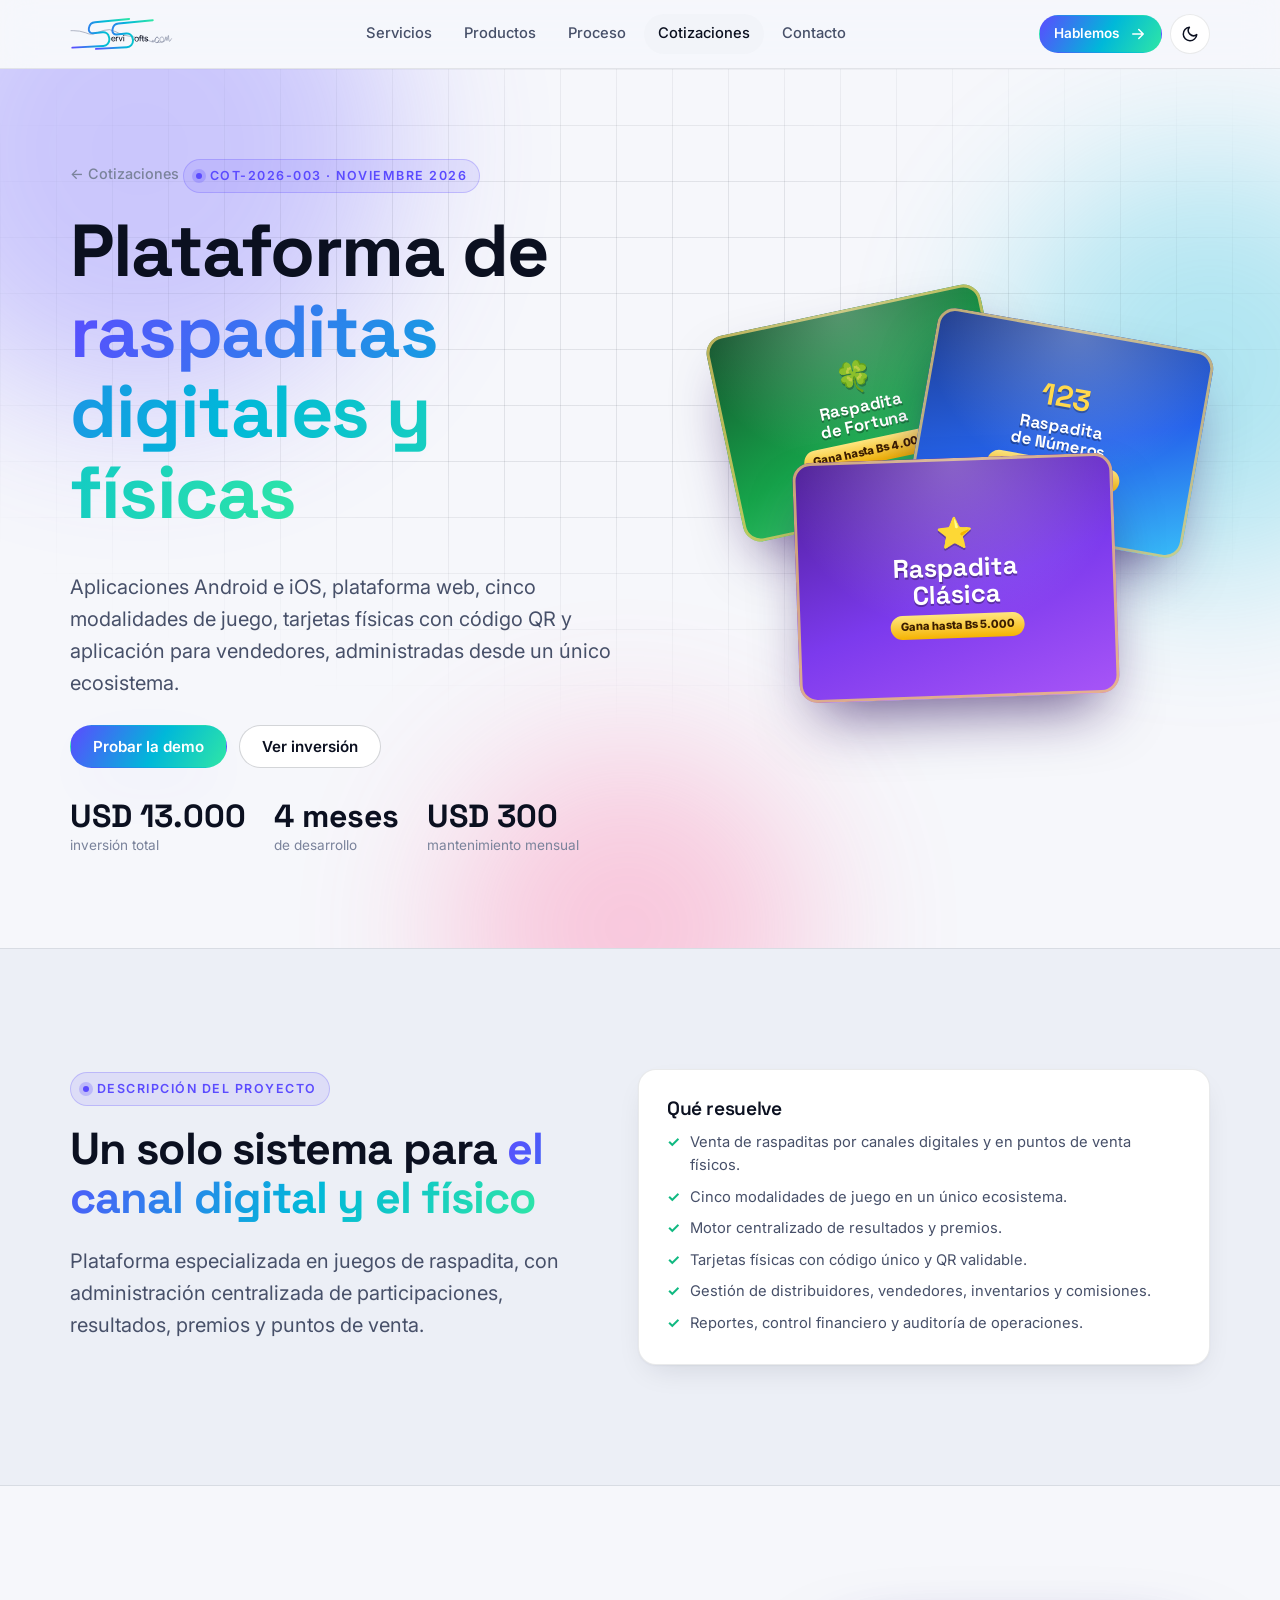
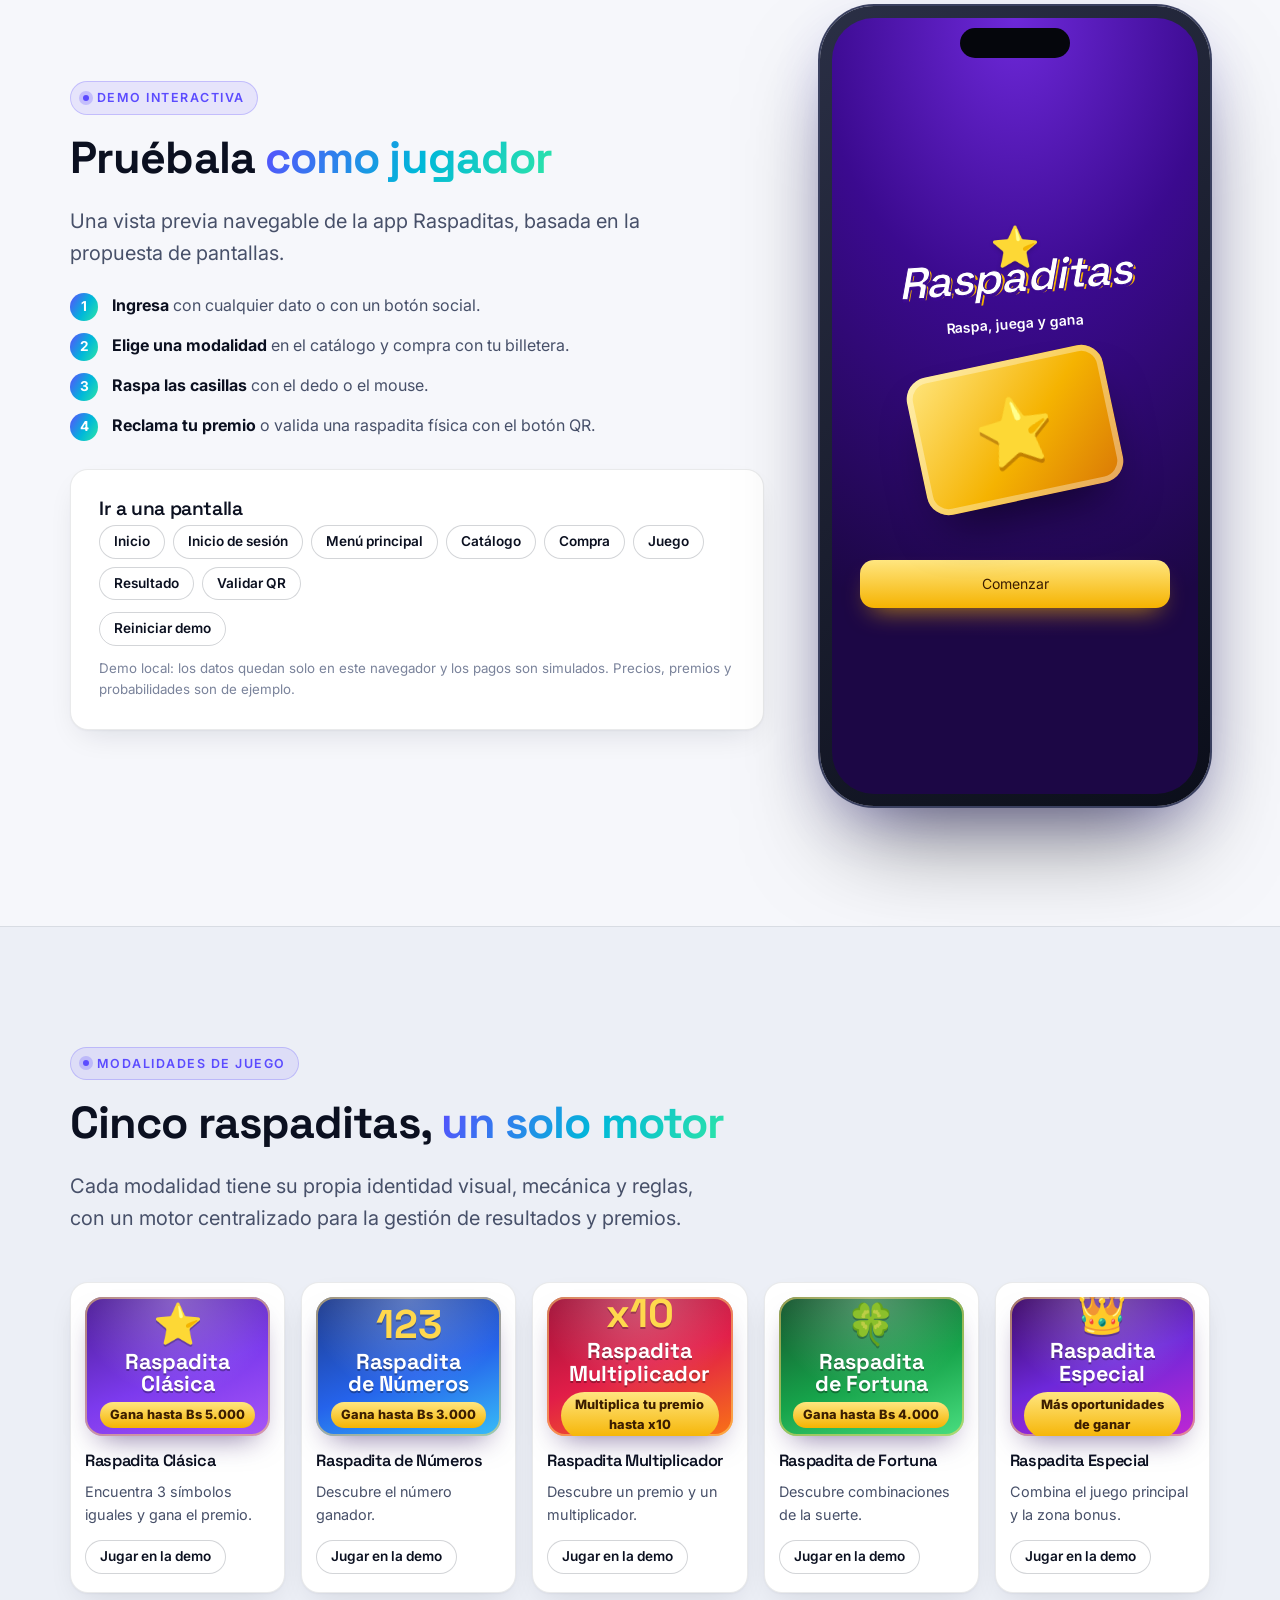
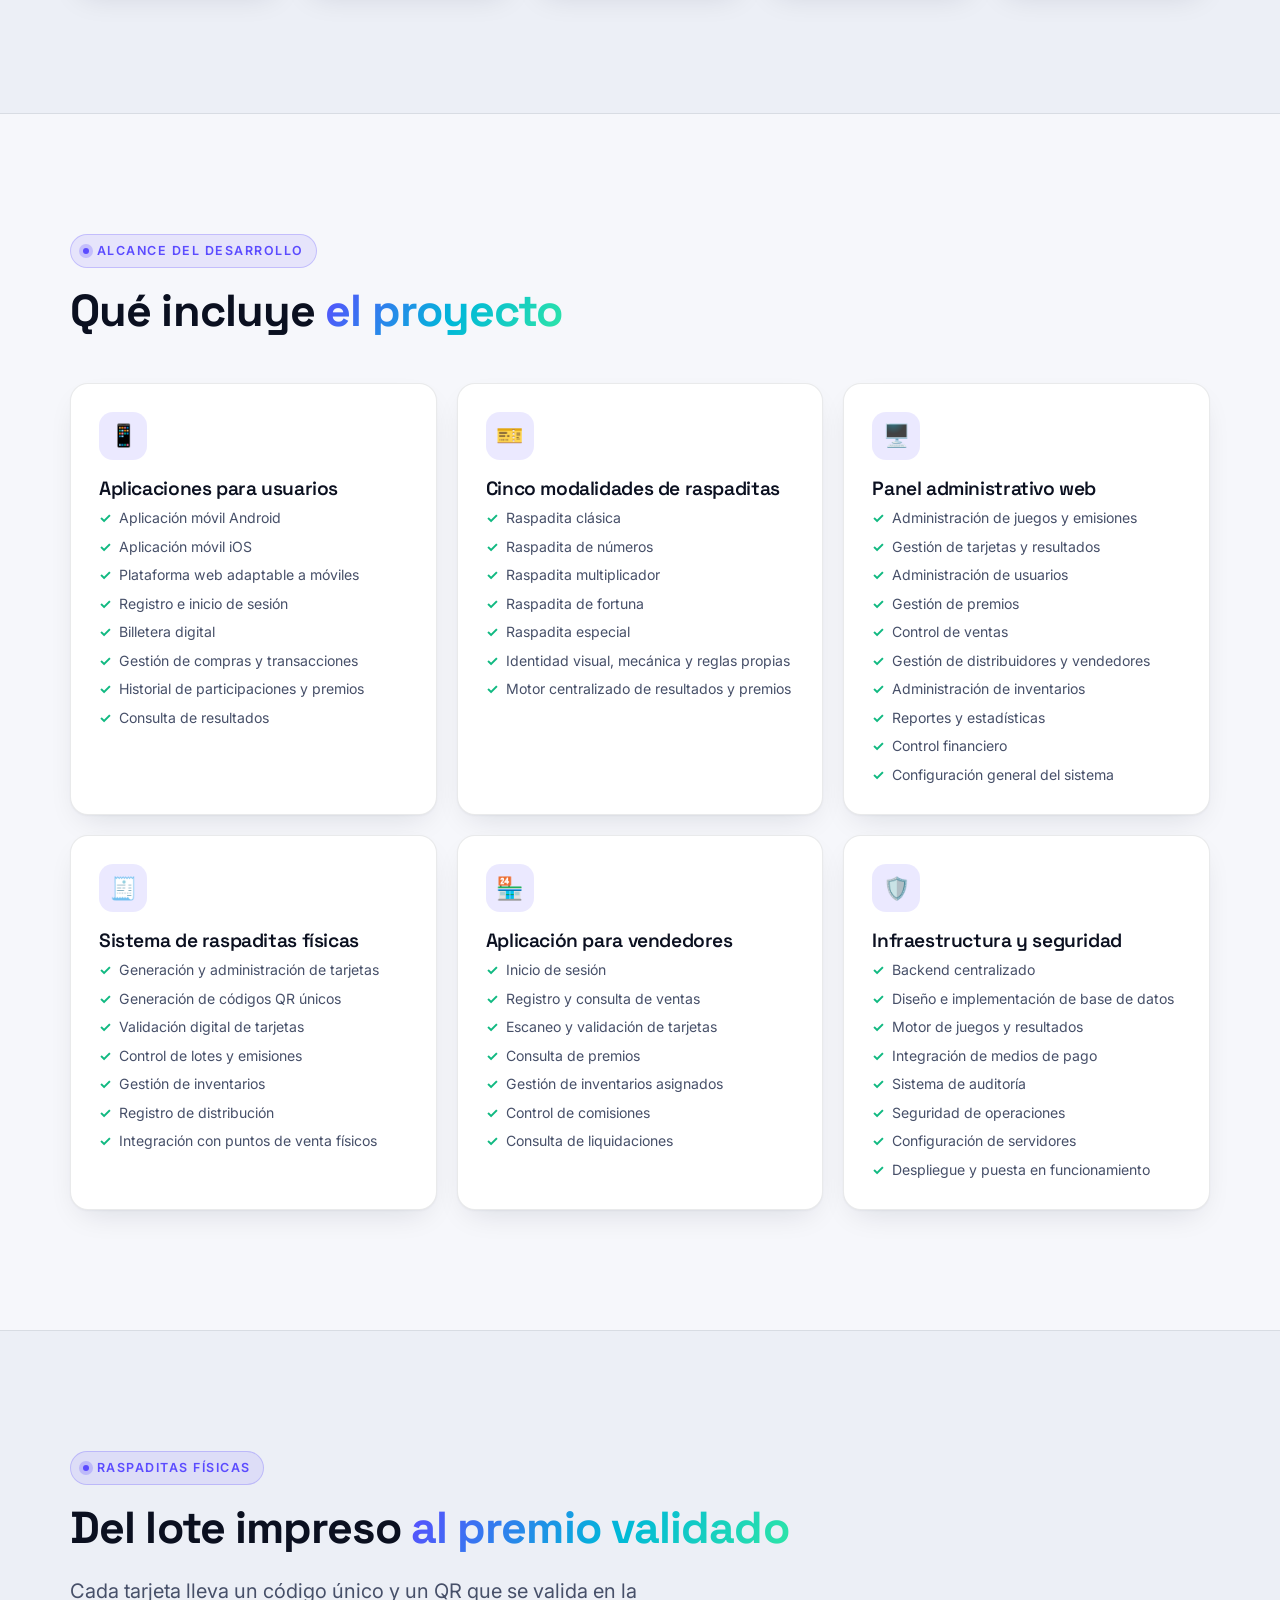
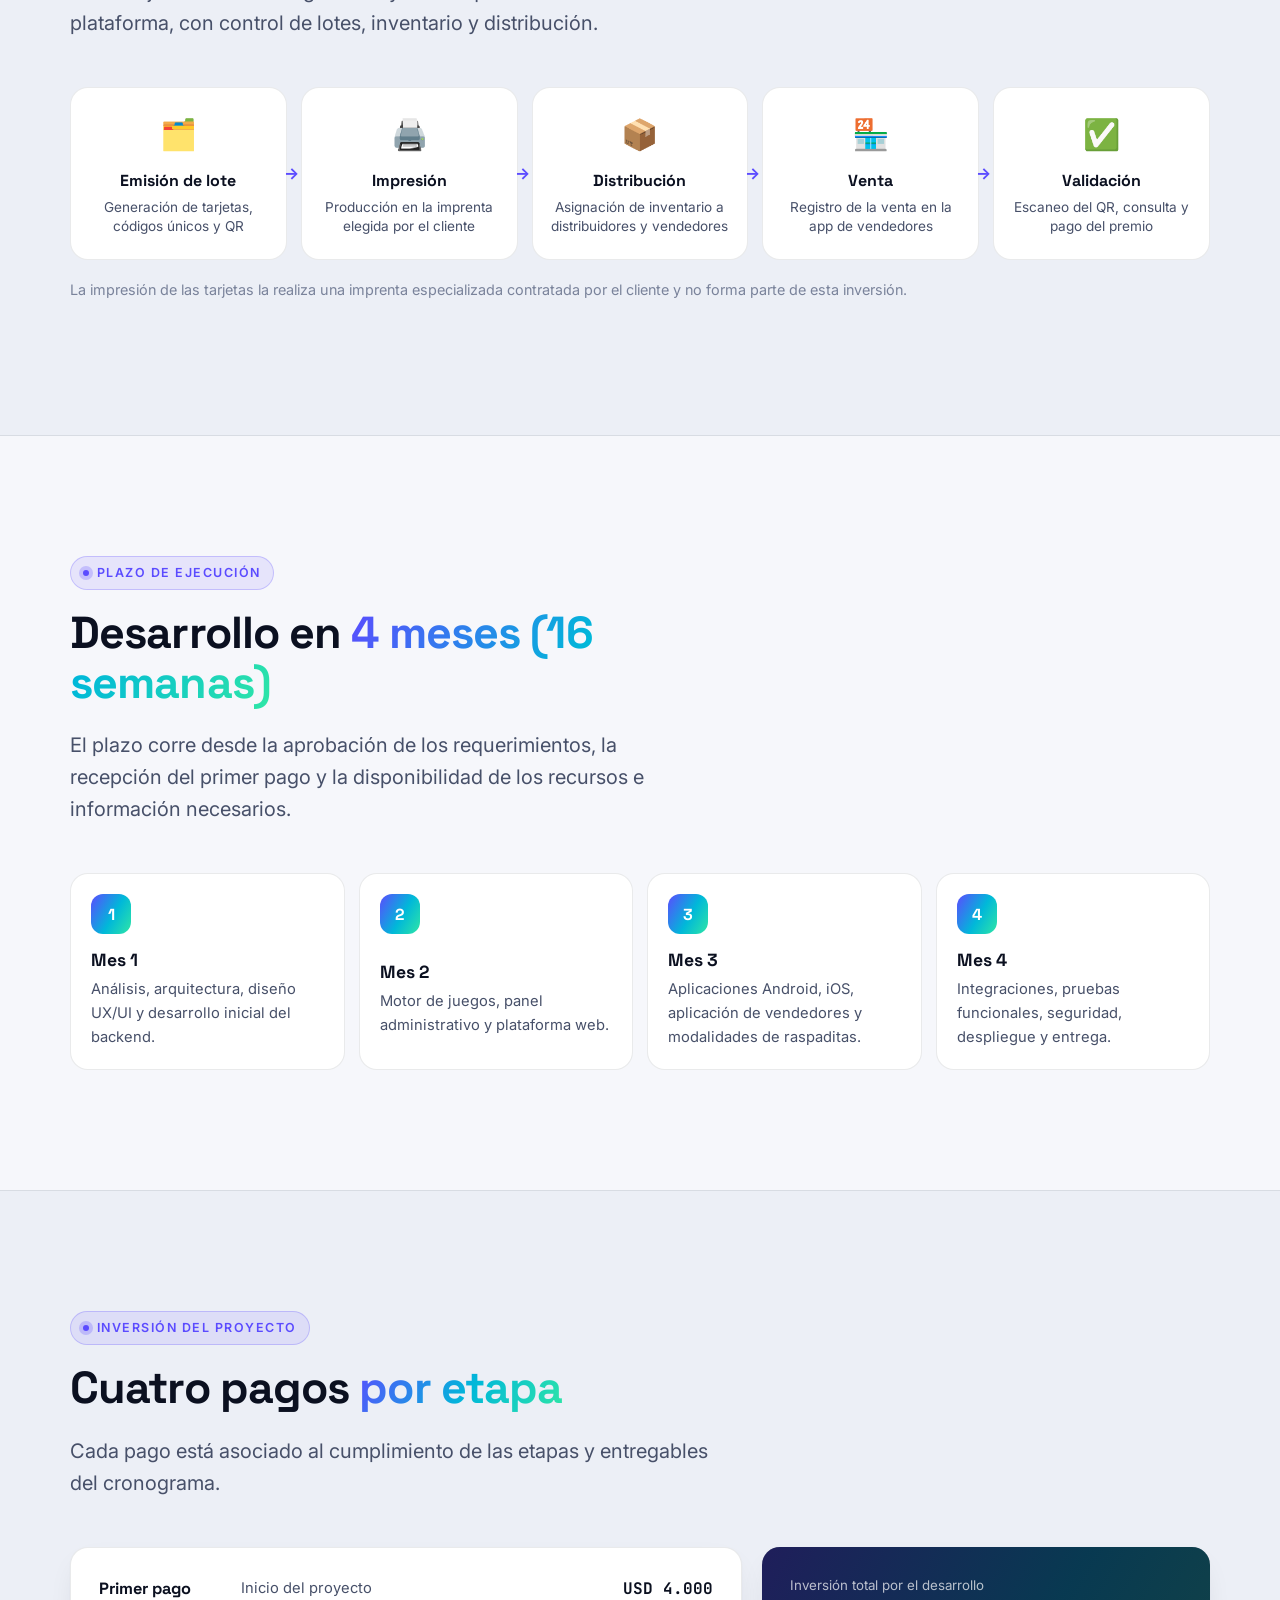
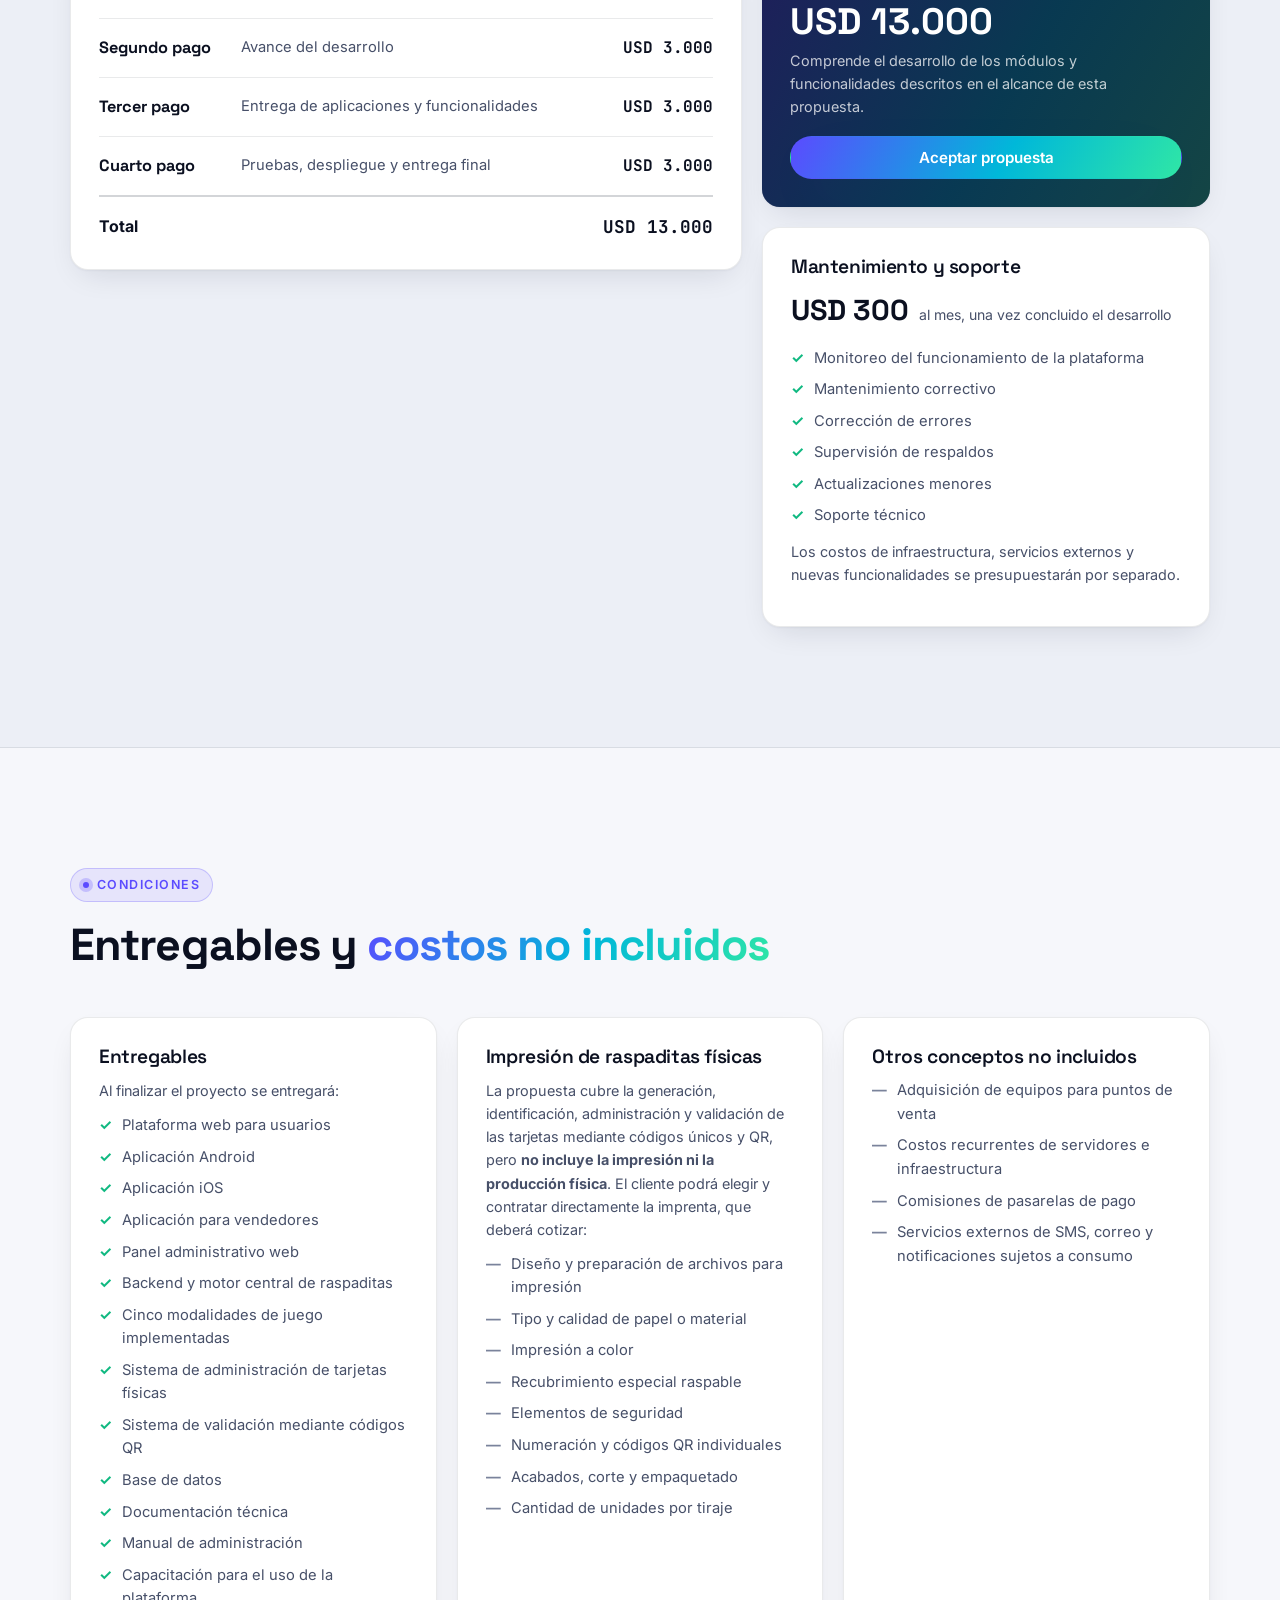
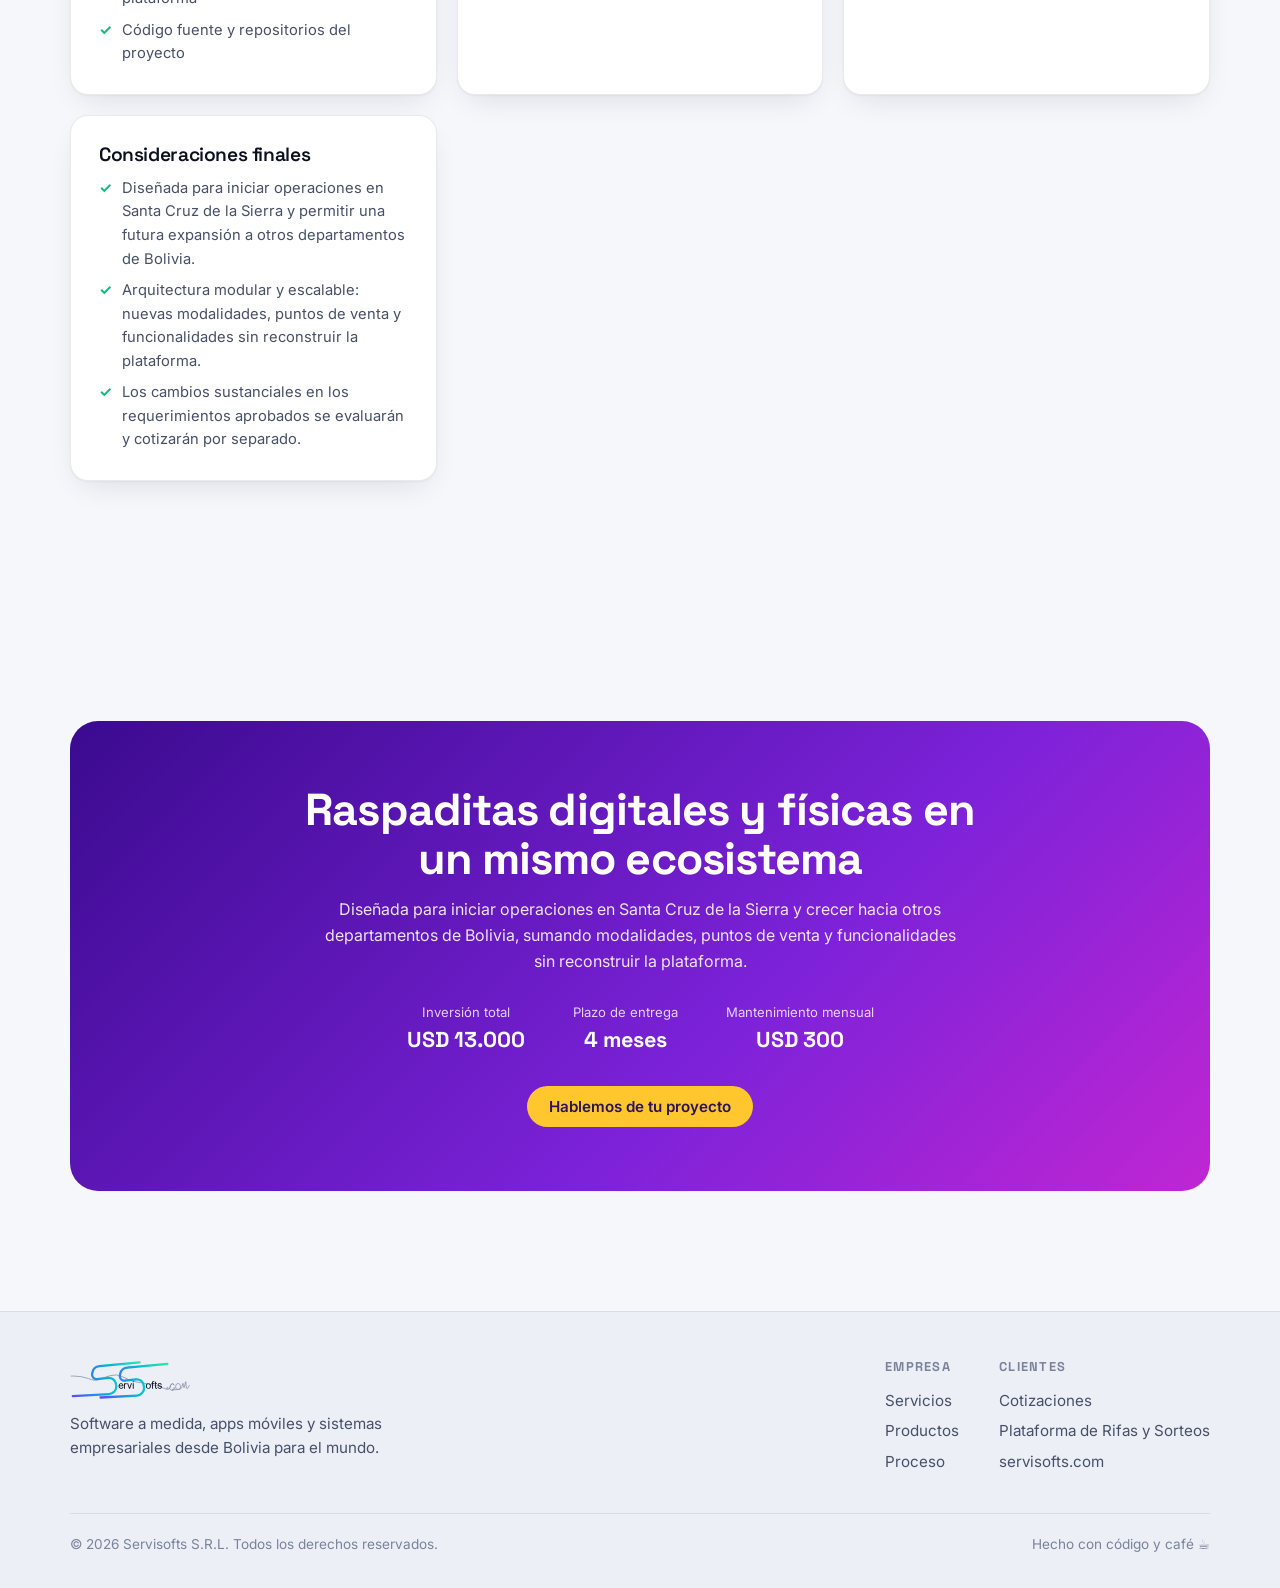
<file: cotizaciones/raspaditas/index.html>
<!DOCTYPE html>
<html lang="es">
<head>
  <meta charset="UTF-8">
  <meta name="viewport" content="width=device-width, initial-scale=1.0, viewport-fit=cover">
  <title>Plataforma de Raspaditas Digitales y Físicas · Servisofts</title>
  <meta name="description" content="Cotización COT-2026-003: apps Android e iOS, plataforma web, cinco modalidades de raspaditas, tarjetas físicas con QR, app para vendedores y panel administrativo.">
  <meta name="theme-color" content="#070912">
  <link rel="icon" href="../../assets/img/favicon.svg" type="image/svg+xml">
  <link rel="stylesheet" href="../../assets/css/base.css">
  <link rel="stylesheet" href="../../assets/css/cotizacion.css">
  <link rel="stylesheet" href="index.css">
</head>
<body>
  <header data-nav></header>

  <main>
    <!-- ============ HERO ============ -->
    <section class="s-hero">
      <div class="bg-orbs"><span></span><span></span><span></span></div>
      <div class="bg-grid"></div>
      <div class="container s-hero-inner">
        <div>
          <a class="back" href="../">← Cotizaciones</a>
          <span class="eyebrow">COT-2026-003 · Noviembre 2026</span>
          <h1>Plataforma de <span class="grad-text">raspaditas digitales y físicas</span></h1>
          <p class="lead">Aplicaciones Android e iOS, plataforma web, cinco modalidades de juego, tarjetas físicas con código QR y aplicación para vendedores, administradas desde un único ecosistema.</p>
          <div class="hero-cta">
            <a href="#demo" class="btn btn-primary">Probar la demo</a>
            <a href="#inversion" class="btn">Ver inversión</a>
          </div>
          <div class="kpis">
            <div><b id="kTotal"></b><span>inversión total</span></div>
            <div><b id="kPlazo"></b><span>de desarrollo</span></div>
            <div><b id="kMant"></b><span>mantenimiento mensual</span></div>
          </div>
        </div>
        <div class="hero-cards" id="heroCards" aria-hidden="true"></div>
      </div>
    </section>

    <!-- ============ DESCRIPCIÓN ============ -->
    <section class="section section-alt" id="descripcion">
      <div class="container goals">
        <div class="reveal">
          <span class="eyebrow">Descripción del proyecto</span>
          <h2>Un solo sistema para <span class="grad-text">el canal digital y el físico</span></h2>
          <p class="lead">Plataforma especializada en juegos de raspadita, con administración centralizada de participaciones, resultados, premios y puntos de venta.</p>
        </div>
        <div class="card reveal">
          <h3>Qué resuelve</h3>
          <ul class="checks" id="descList"></ul>
        </div>
      </div>
    </section>

    <!-- ============ DEMO ============ -->
    <section class="section" id="demo">
      <div class="container demo-wrap">
        <div class="demo-copy reveal">
          <span class="eyebrow">Demo interactiva</span>
          <h2>Pruébala <span class="grad-text">como jugador</span></h2>
          <p class="lead">Una vista previa navegable de la app Raspaditas, basada en la propuesta de pantallas.</p>
          <ol class="demo-steps">
            <li><span><b>Ingresa</b> con cualquier dato o con un botón social.</span></li>
            <li><span><b>Elige una modalidad</b> en el catálogo y compra con tu billetera.</span></li>
            <li><span><b>Raspa las casillas</b> con el dedo o el mouse.</span></li>
            <li><span><b>Reclama tu premio</b> o valida una raspadita física con el botón QR.</span></li>
          </ol>
          <div class="demo-tools card">
            <h3>Ir a una pantalla</h3>
            <div class="tool-btns" id="jumpBtns"></div>
            <div class="tool-btns">
              <button class="btn btn-sm btn-ghost" id="toolReset">Reiniciar demo</button>
            </div>
            <small class="muted">Demo local: los datos quedan solo en este navegador y los pagos son simulados. Precios, premios y probabilidades son de ejemplo.</small>
          </div>
        </div>

        <div class="phone reveal">
          <div class="phone-notch"></div>
          <div class="app rp" id="app" aria-live="polite"></div>
        </div>
      </div>
    </section>

    <!-- ============ MODALIDADES ============ -->
    <section class="section section-alt" id="modalidades">
      <div class="container">
        <div class="section-head reveal">
          <span class="eyebrow">Modalidades de juego</span>
          <h2>Cinco raspaditas, <span class="grad-text">un solo motor</span></h2>
          <p class="lead">Cada modalidad tiene su propia identidad visual, mecánica y reglas, con un motor centralizado para la gestión de resultados y premios.</p>
        </div>
        <div class="modes" id="modeGrid"></div>
      </div>
    </section>

    <!-- ============ ALCANCE ============ -->
    <section class="section" id="alcance">
      <div class="container">
        <div class="section-head reveal">
          <span class="eyebrow">Alcance del desarrollo</span>
          <h2>Qué incluye <span class="grad-text">el proyecto</span></h2>
        </div>
        <div class="grid grid-3" id="featGrid"></div>
      </div>
    </section>

    <!-- ============ FÍSICAS ============ -->
    <section class="section section-alt" id="fisicas">
      <div class="container">
        <div class="section-head reveal">
          <span class="eyebrow">Raspaditas físicas</span>
          <h2>Del lote impreso <span class="grad-text">al premio validado</span></h2>
          <p class="lead">Cada tarjeta lleva un código único y un QR que se valida en la plataforma, con control de lotes, inventario y distribución.</p>
        </div>
        <div class="flow reveal" id="flowFisica"></div>
        <p class="flow-note reveal">La impresión de las tarjetas la realiza una imprenta especializada contratada por el cliente y no forma parte de esta inversión.</p>
      </div>
    </section>

    <!-- ============ CRONOGRAMA ============ -->
    <section class="section" id="cronograma">
      <div class="container">
        <div class="section-head reveal">
          <span class="eyebrow">Plazo de ejecución</span>
          <h2>Desarrollo en <span class="grad-text" id="hPlazo"></span></h2>
          <p class="lead">El plazo corre desde la aprobación de los requerimientos, la recepción del primer pago y la disponibilidad de los recursos e información necesarios.</p>
        </div>
        <ol class="months reveal" id="monthList"></ol>
      </div>
    </section>

    <!-- ============ INVERSIÓN ============ -->
    <section class="section section-alt" id="inversion">
      <div class="container">
        <div class="section-head reveal">
          <span class="eyebrow">Inversión del proyecto</span>
          <h2>Cuatro pagos <span class="grad-text">por etapa</span></h2>
          <p class="lead">Cada pago está asociado al cumplimiento de las etapas y entregables del cronograma.</p>
        </div>
        <div class="invest reveal">
          <div class="card pagos-card">
            <ol class="pagos" id="pagoList"></ol>
            <div class="pagos-total"><span>Total</span><b id="investTotal"></b></div>
          </div>
          <aside class="invest-side">
            <div class="card total-card">
              <small>Inversión total por el desarrollo</small>
              <b id="investBig"></b>
              <span>Comprende el desarrollo de los módulos y funcionalidades descritos en el alcance de esta propuesta.</span>
              <a class="btn btn-primary btn-block" href="../../#contacto">Aceptar propuesta</a>
            </div>
            <div class="card">
              <h3>Mantenimiento y soporte</h3>
              <div class="mant-price"><b id="mantBig"></b><span>al mes, una vez concluido el desarrollo</span></div>
              <ul class="checks" id="mantList"></ul>
              <p class="side-note">Los costos de infraestructura, servicios externos y nuevas funcionalidades se presupuestarán por separado.</p>
            </div>
          </aside>
        </div>
      </div>
    </section>

    <!-- ============ CONDICIONES ============ -->
    <section class="section" id="condiciones">
      <div class="container">
        <div class="section-head reveal">
          <span class="eyebrow">Condiciones</span>
          <h2>Entregables y <span class="grad-text">costos no incluidos</span></h2>
        </div>
        <div class="grid grid-2">
          <div class="card reveal">
            <h3>Entregables</h3>
            <p class="side-note">Al finalizar el proyecto se entregará:</p>
            <ul class="checks" id="entregaList"></ul>
          </div>
          <div class="card reveal">
            <h3>Impresión de raspaditas físicas</h3>
            <p class="side-note">La propuesta cubre la generación, identificación, administración y validación de las tarjetas mediante códigos únicos y QR, pero <b>no incluye la impresión ni la producción física</b>. El cliente podrá elegir y contratar directamente la imprenta, que deberá cotizar:</p>
            <ul class="checks muted-list" id="imprentaList"></ul>
          </div>
          <div class="card reveal">
            <h3>Otros conceptos no incluidos</h3>
            <ul class="checks muted-list" id="externosList"></ul>
          </div>
          <div class="card reveal">
            <h3>Consideraciones finales</h3>
            <ul class="checks" id="consideraList"></ul>
          </div>
        </div>
      </div>
    </section>

    <!-- ============ CIERRE ============ -->
    <section class="section">
      <div class="container">
        <div class="closing reveal">
          <h2>Raspaditas digitales y físicas en un mismo ecosistema</h2>
          <p>Diseñada para iniciar operaciones en Santa Cruz de la Sierra y crecer hacia otros departamentos de Bolivia, sumando modalidades, puntos de venta y funcionalidades sin reconstruir la plataforma.</p>
          <dl class="closing-kpis">
            <div><dt>Inversión total</dt><dd id="cTotal"></dd></div>
            <div><dt>Plazo de entrega</dt><dd id="cPlazo"></dd></div>
            <div><dt>Mantenimiento mensual</dt><dd id="cMant"></dd></div>
          </dl>
          <a class="btn closing-btn" href="../../#contacto">Hablemos de tu proyecto</a>
        </div>
      </div>
    </section>
  </main>

  <footer data-footer></footer>

  <script src="../../assets/js/brand.js" data-root="../../" data-active="cotizaciones"></script>
  <script src="index.js"></script>
</body>
</html>
</file>
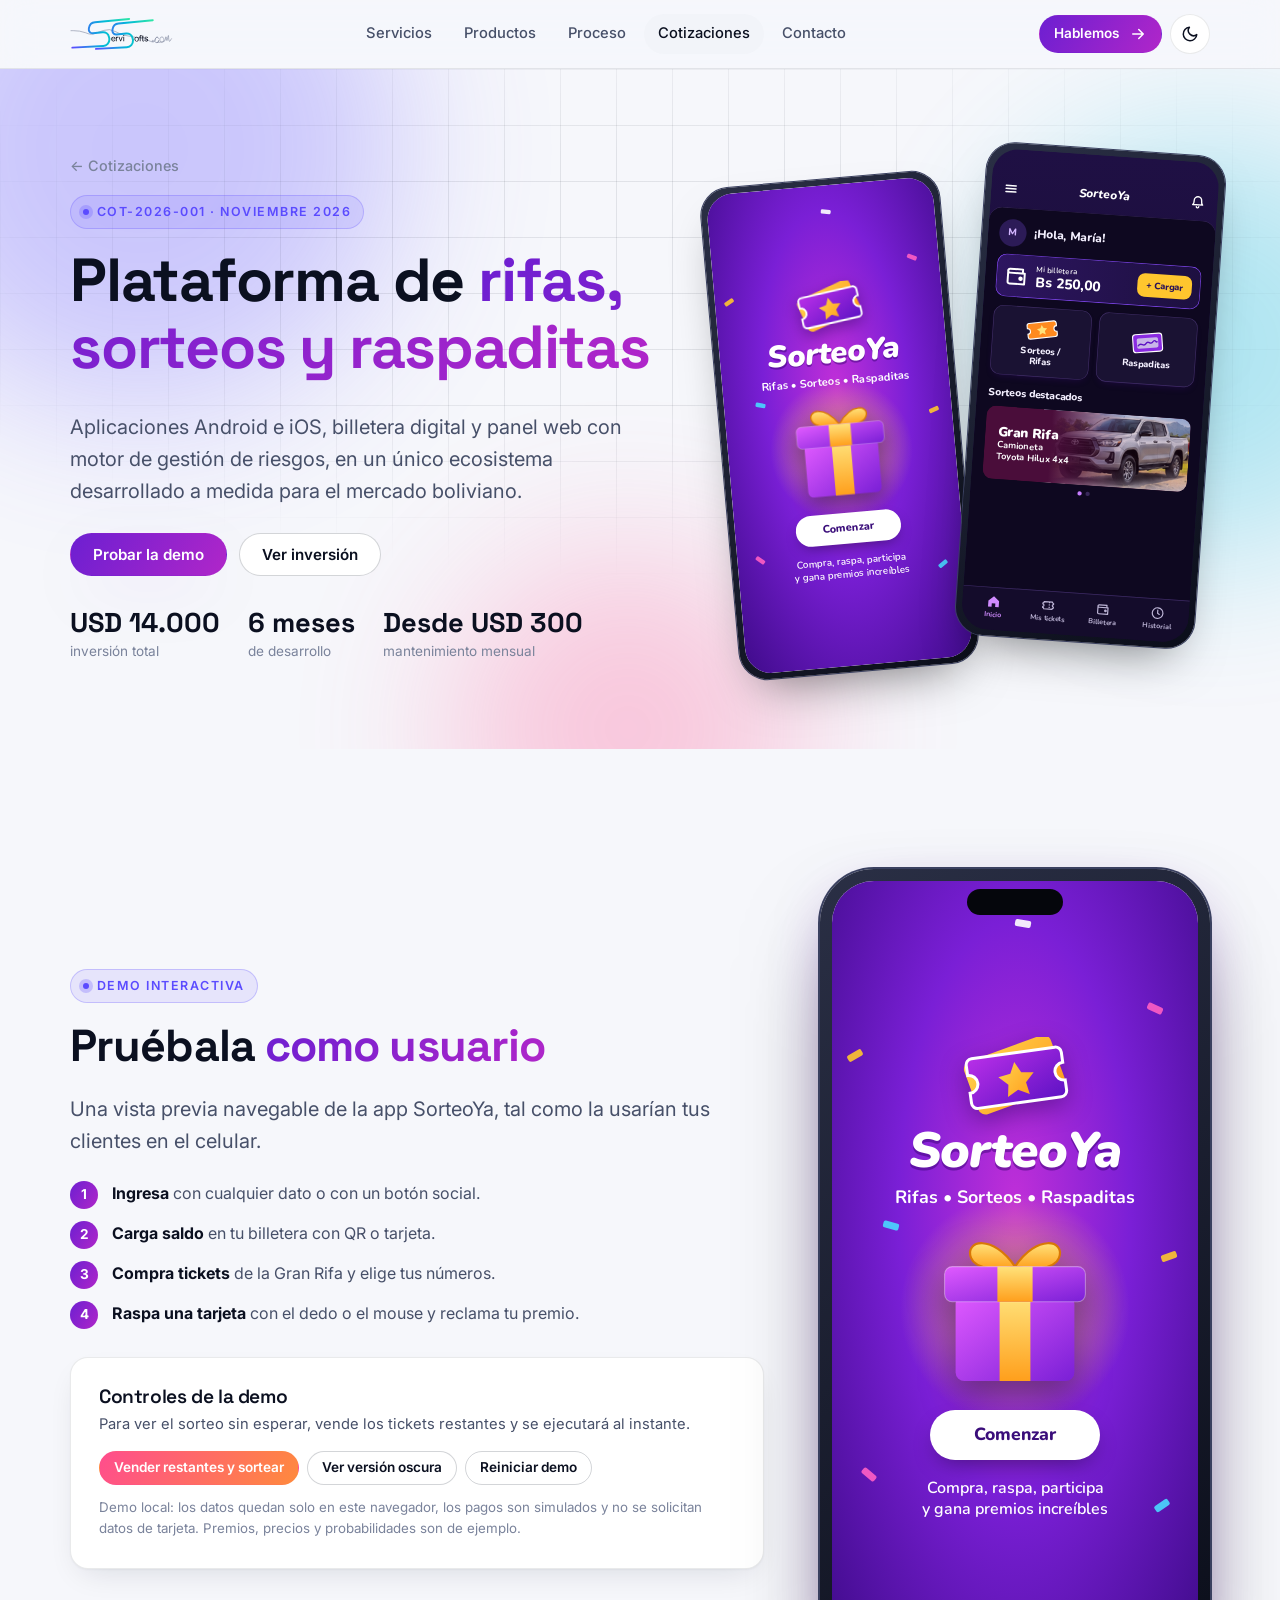
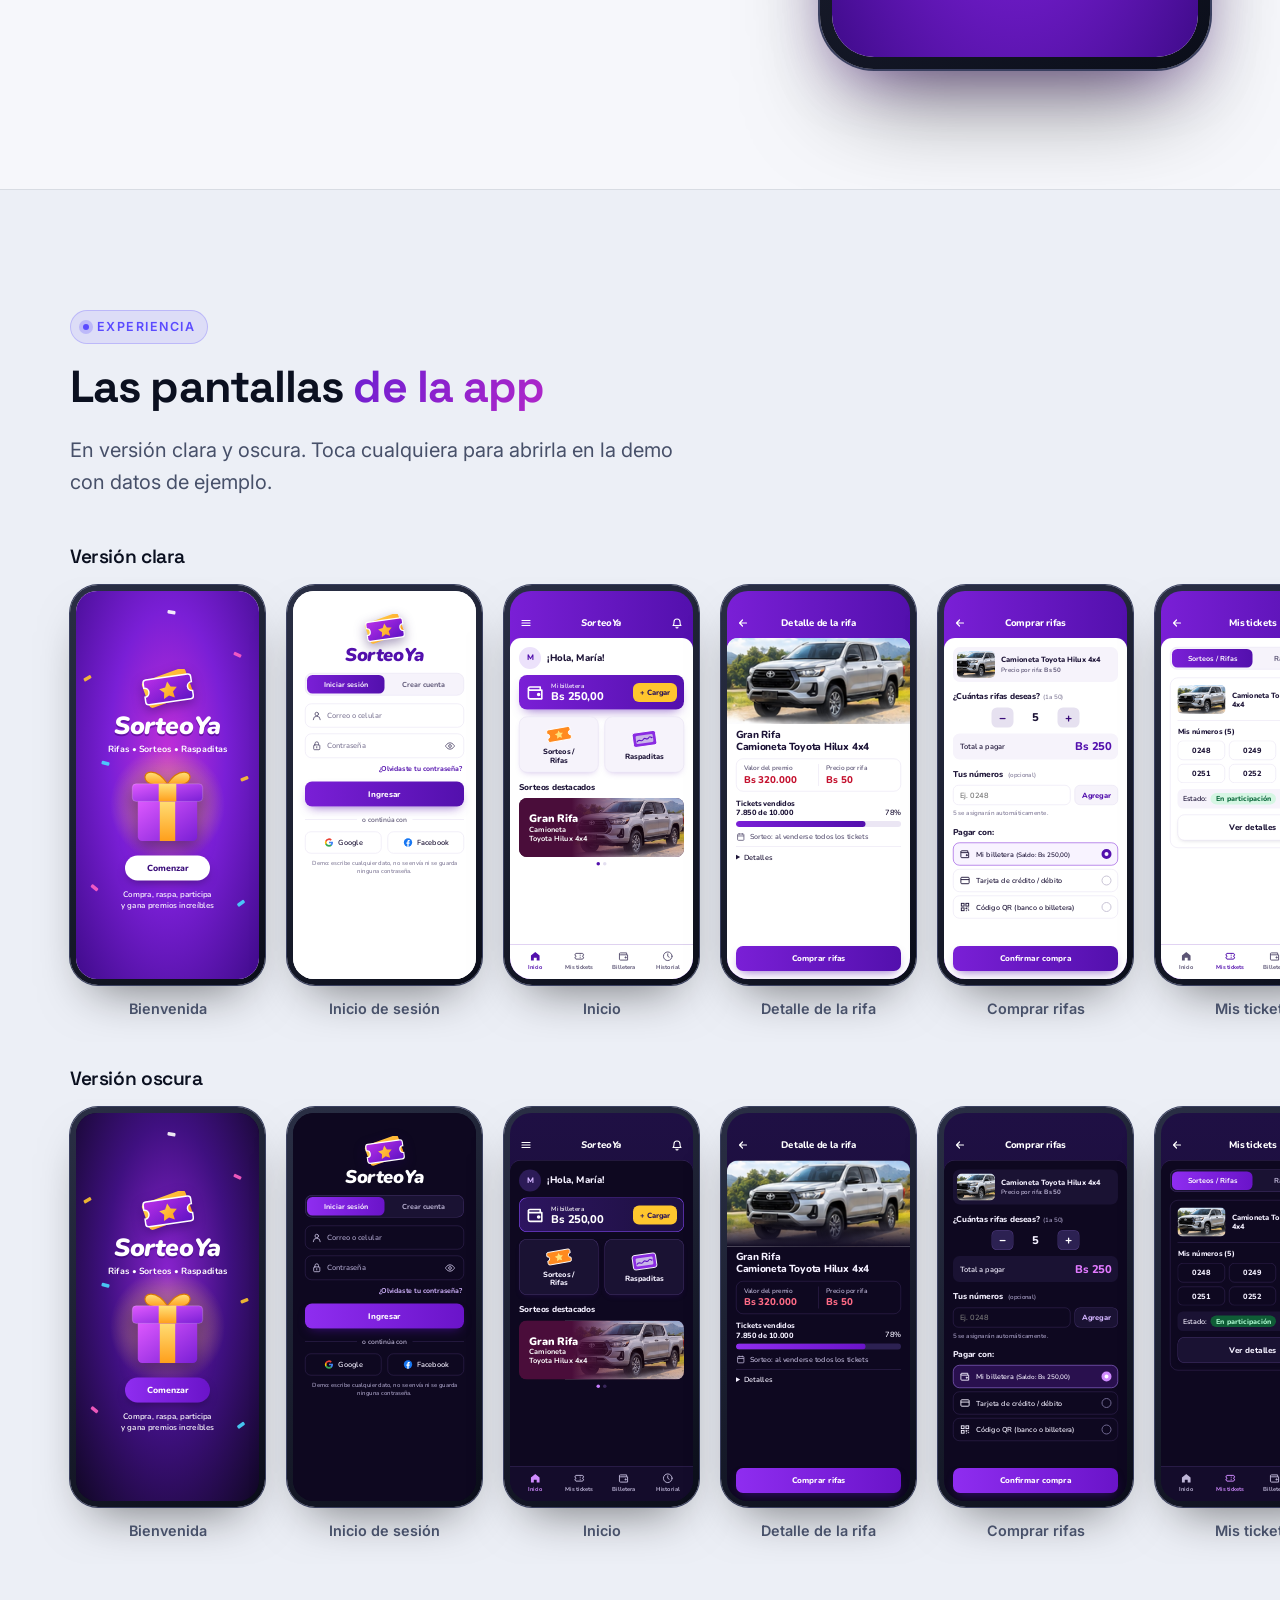
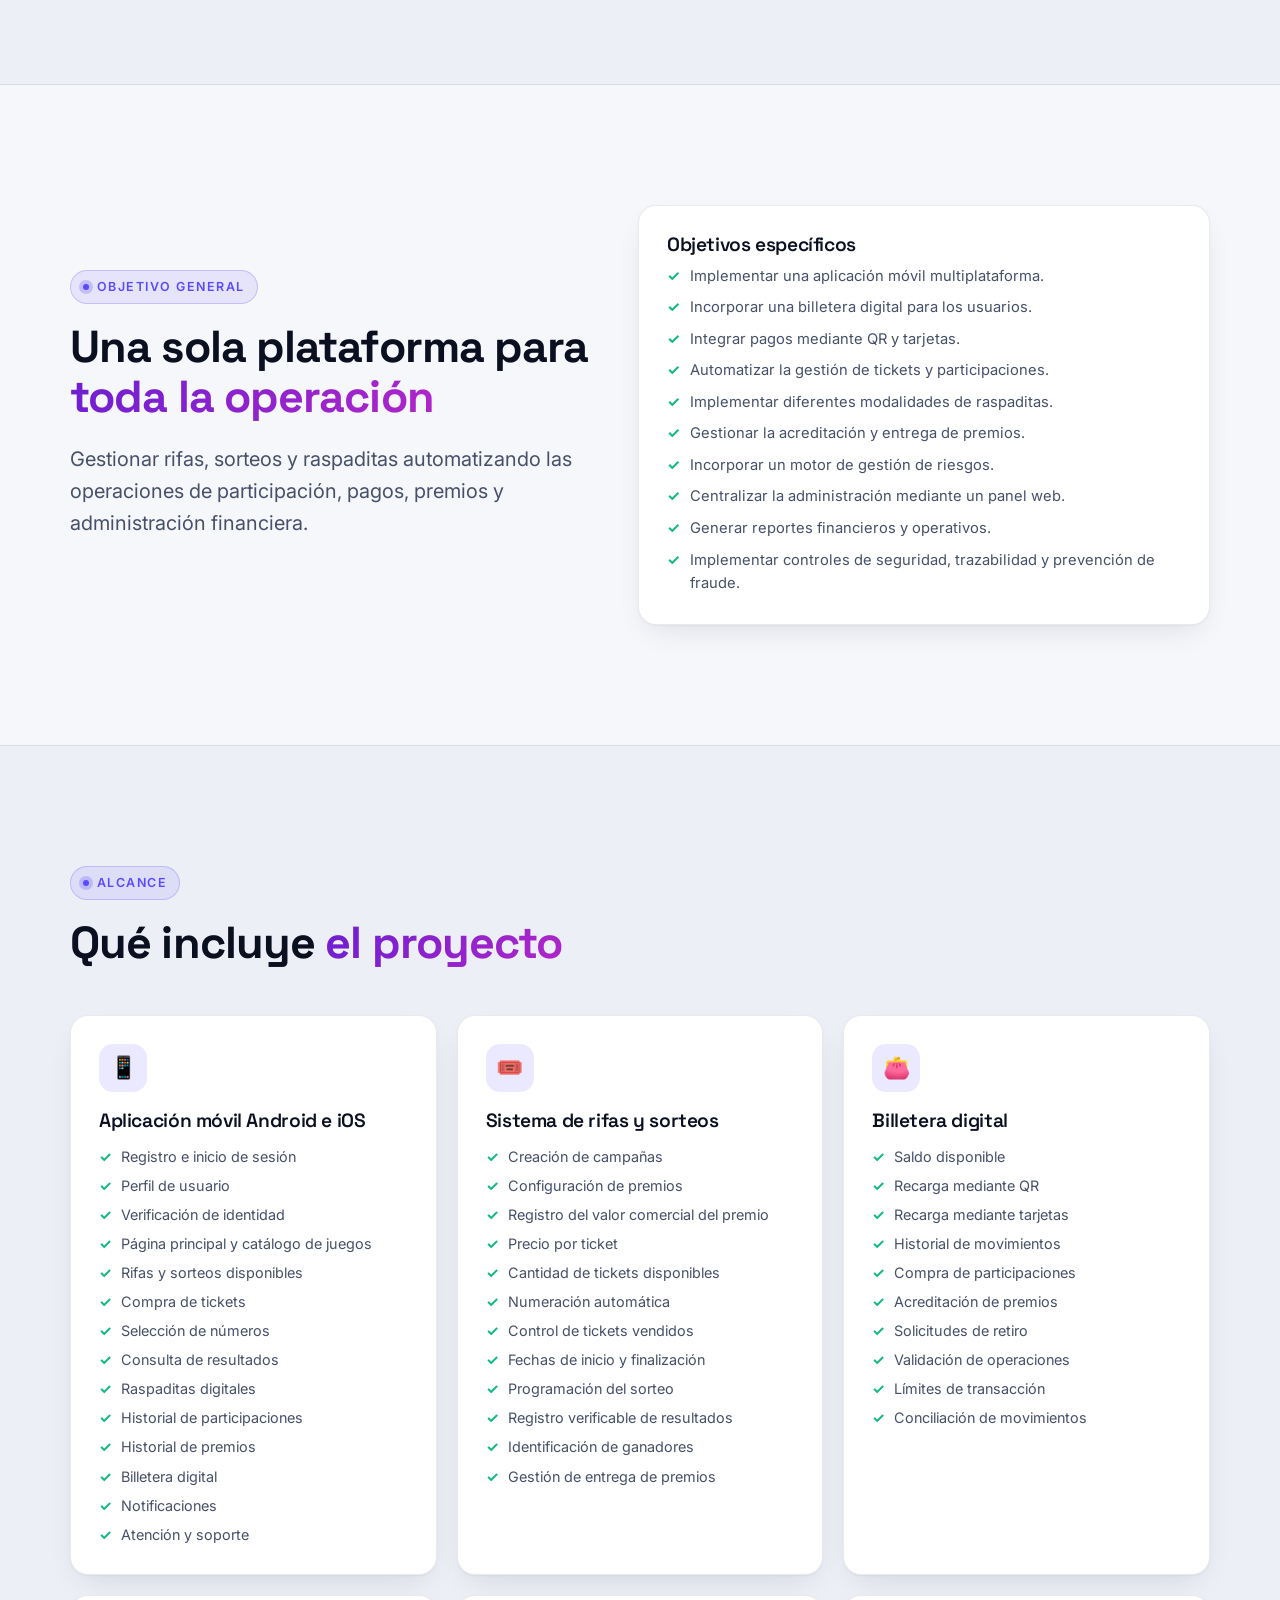
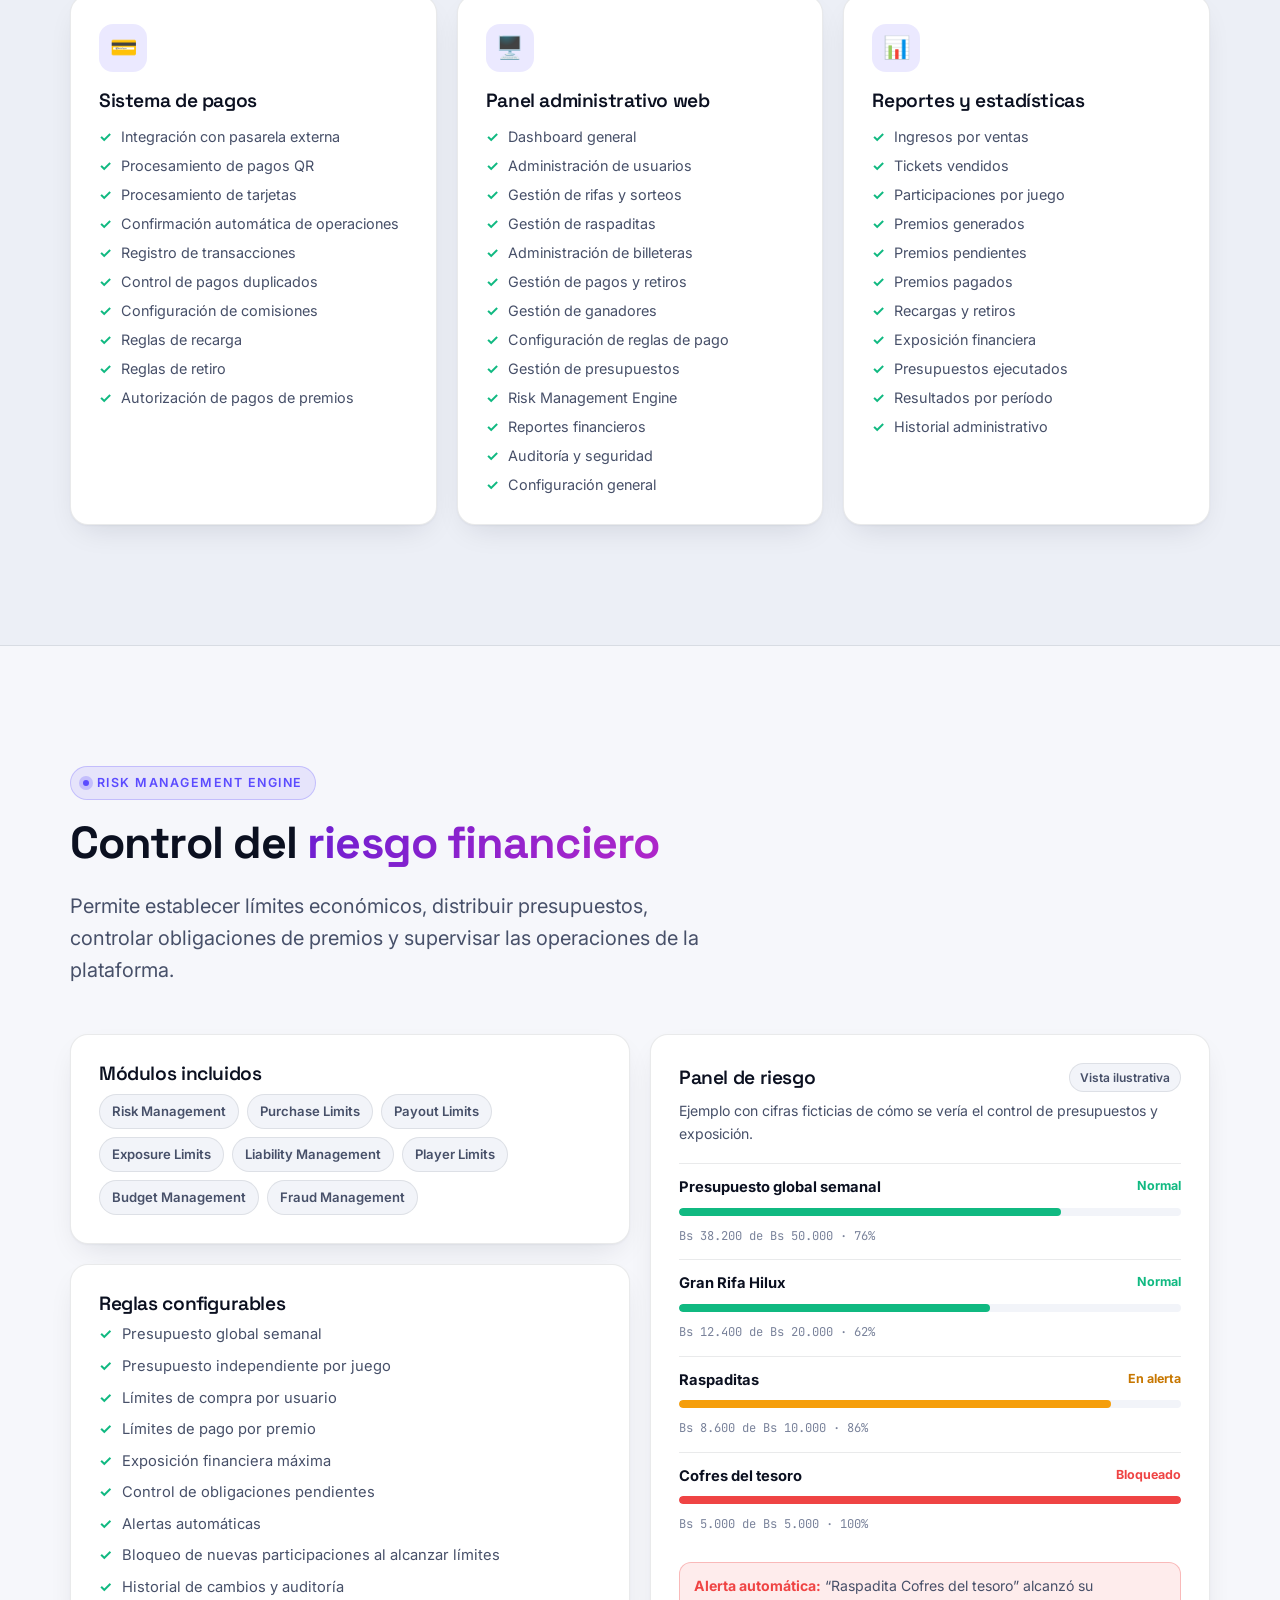
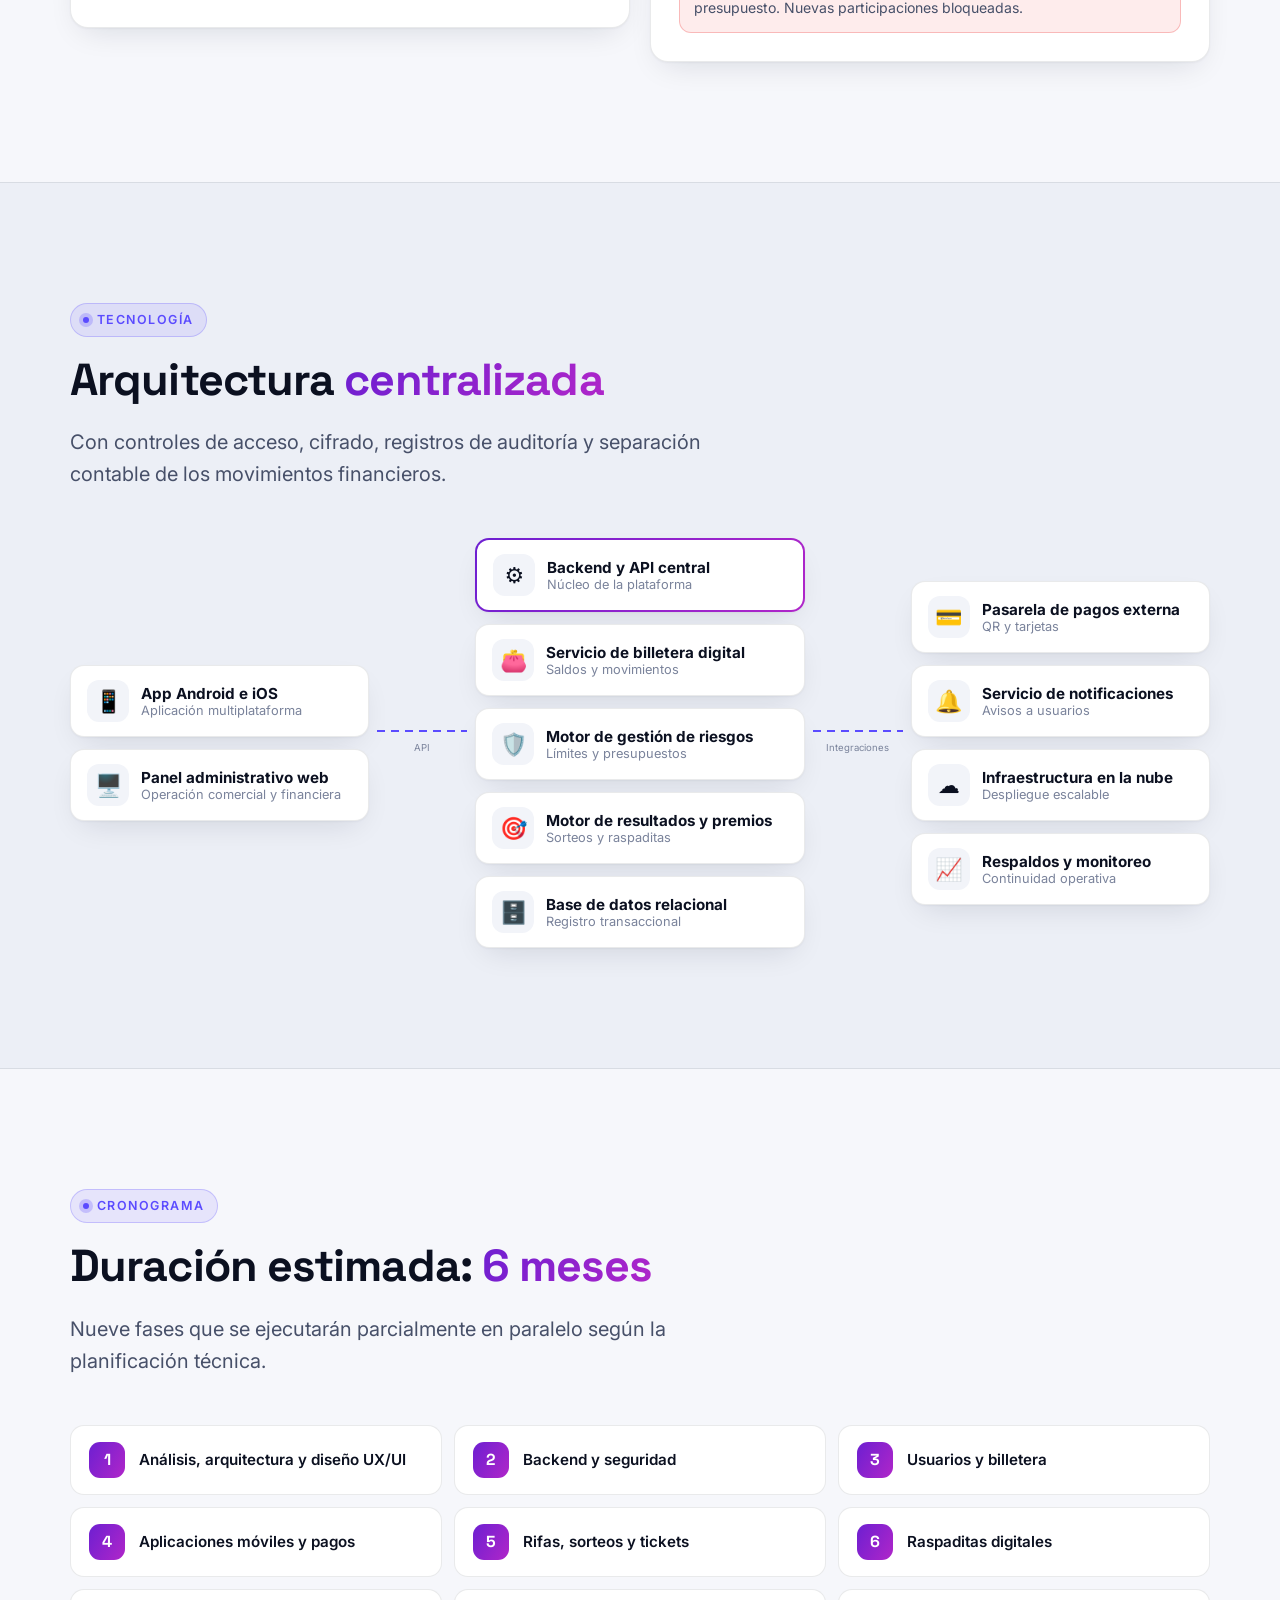
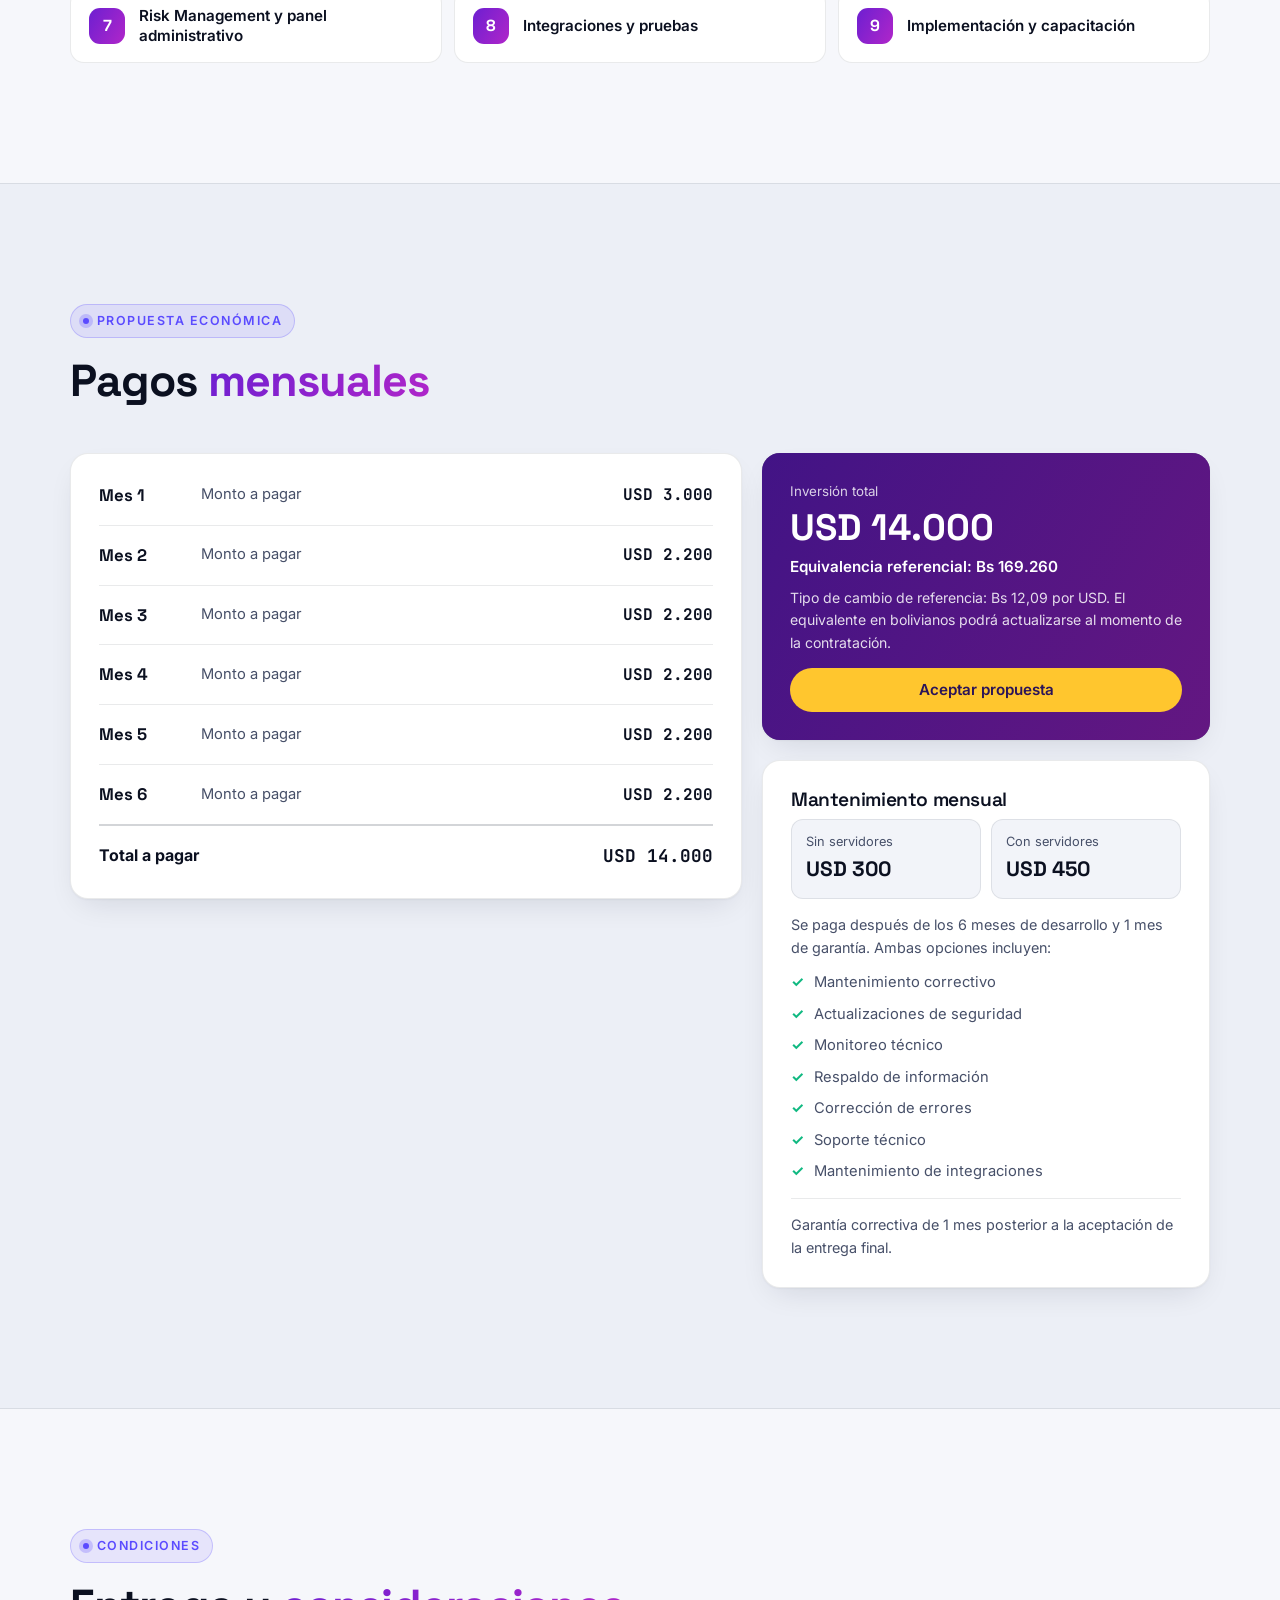
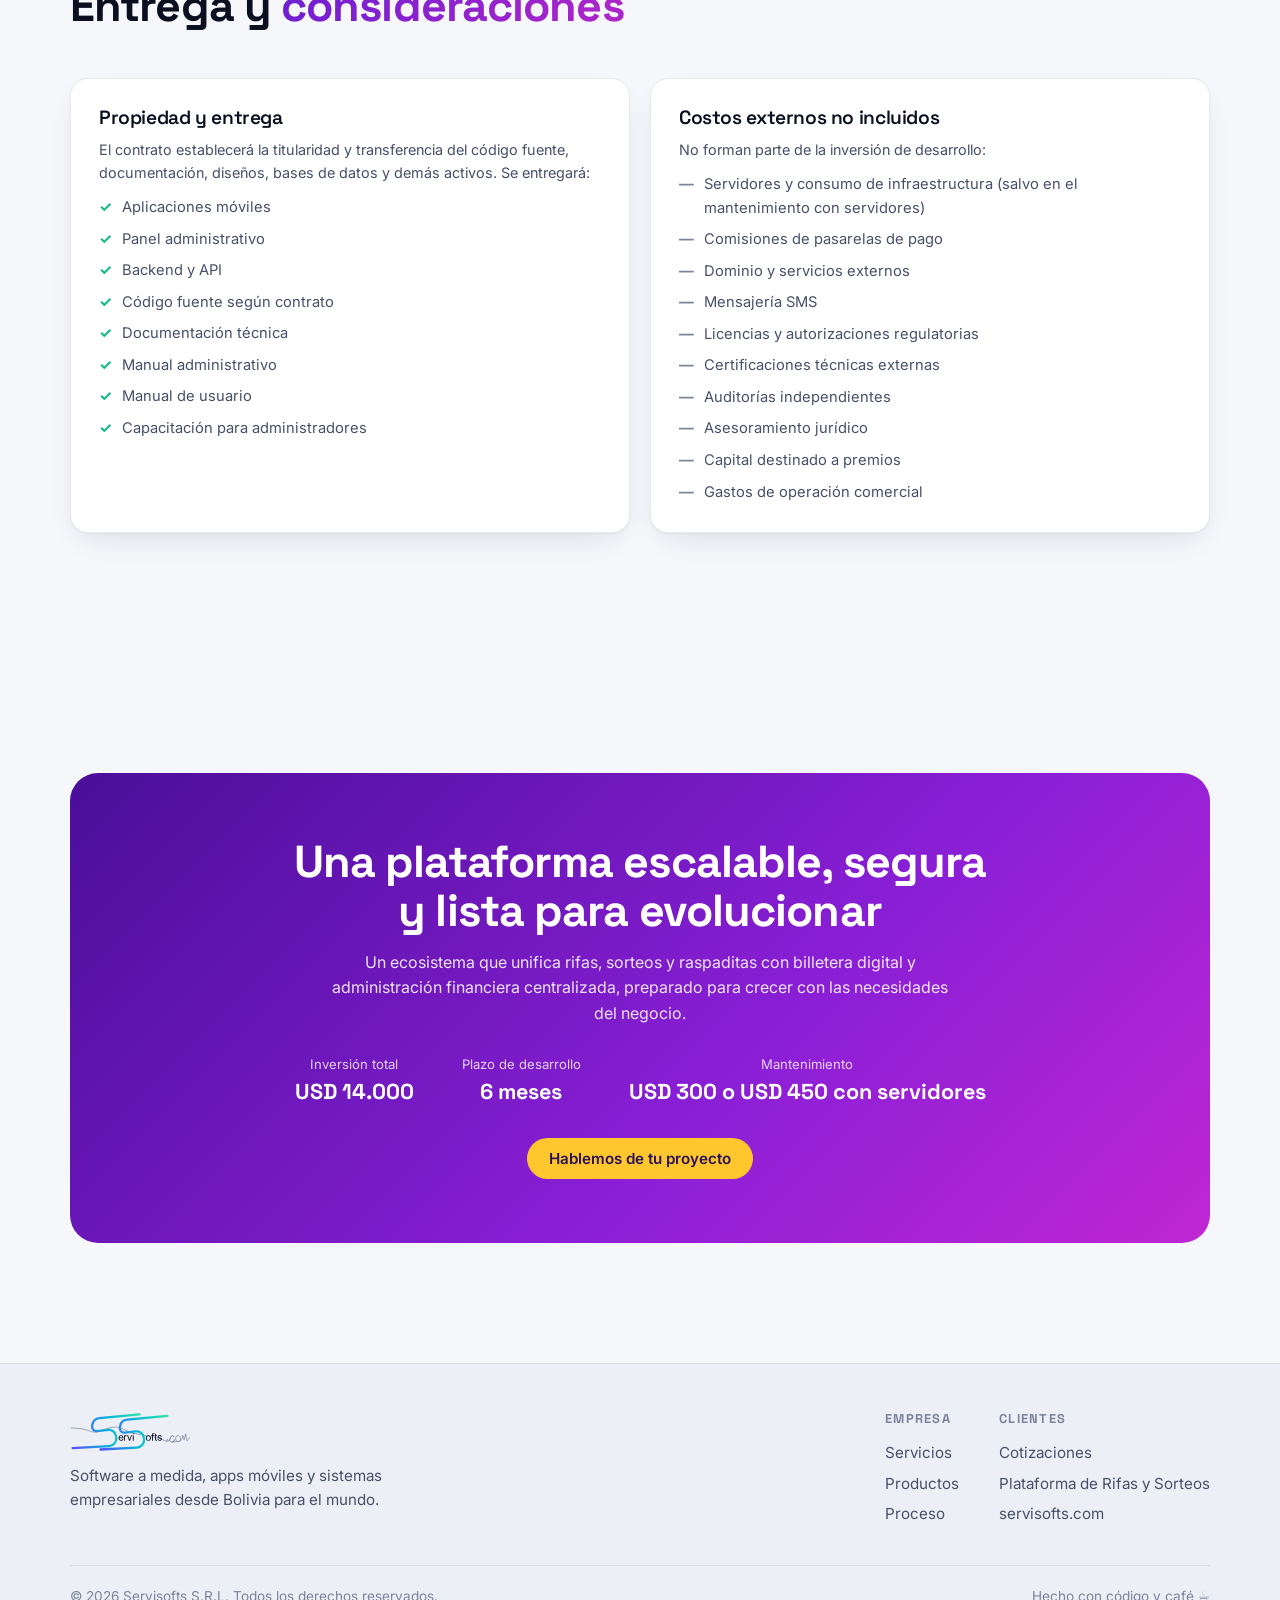
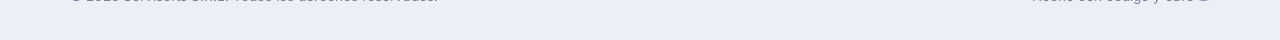
<file: cotizaciones/sorteo/index.html>
<!DOCTYPE html>
<html lang="es">
<head>
  <meta charset="UTF-8">
  <meta name="viewport" content="width=device-width, initial-scale=1.0, viewport-fit=cover">
  <title>Plataforma de Rifas, Sorteos y Raspaditas · Servisofts</title>
  <meta name="description" content="Cotización COT-2026-001: aplicaciones Android e iOS, billetera digital, panel web y Risk Management Engine para rifas, sorteos y raspaditas en Bolivia.">
  <meta name="theme-color" content="#070912">
  <link rel="icon" href="../../assets/img/favicon.svg" type="image/svg+xml">
  <link rel="stylesheet" href="../../assets/css/base.css">
  <link rel="stylesheet" href="index.css">
</head>
<body>
  <header data-nav></header>

  <main>
    <!-- ============ HERO ============ -->
    <section class="s-hero">
      <div class="bg-orbs"><span></span><span></span><span></span></div>
      <div class="bg-grid"></div>
      <div class="container s-hero-inner">
        <div>
          <a class="back" href="../">← Cotizaciones</a>
          <span class="eyebrow">COT-2026-001 · Noviembre 2026</span>
          <h1>Plataforma de <span class="grad-text">rifas, sorteos y raspaditas</span></h1>
          <p class="lead">Aplicaciones Android e iOS, billetera digital y panel web con motor de gestión de riesgos, en un único ecosistema desarrollado a medida para el mercado boliviano.</p>
          <div class="hero-cta">
            <a href="#demo" class="btn btn-primary">Probar la demo</a>
            <a href="#inversion" class="btn">Ver inversión</a>
          </div>
          <div class="kpis">
            <div><b id="kTotal"></b><span>inversión total</span></div>
            <div><b>6 meses</b><span>de desarrollo</span></div>
            <div><b id="kMant"></b><span>mantenimiento mensual</span></div>
          </div>
        </div>
        <div class="hero-phones" id="heroPhones" aria-hidden="true"></div>
      </div>
    </section>

    <!-- ============ DEMO ============ -->
    <section class="section" id="demo">
      <div class="container demo-wrap">
        <div class="demo-copy reveal">
          <span class="eyebrow">Demo interactiva</span>
          <h2>Pruébala <span class="grad-text">como usuario</span></h2>
          <p class="lead">Una vista previa navegable de la app SorteoYa, tal como la usarían tus clientes en el celular.</p>
          <ol class="demo-steps">
            <li><span><b>Ingresa</b> con cualquier dato o con un botón social.</span></li>
            <li><span><b>Carga saldo</b> en tu billetera con QR o tarjeta.</span></li>
            <li><span><b>Compra tickets</b> de la Gran Rifa y elige tus números.</span></li>
            <li><span><b>Raspa una tarjeta</b> con el dedo o el mouse y reclama tu premio.</span></li>
          </ol>
          <div class="demo-tools card">
            <h3>Controles de la demo</h3>
            <p>Para ver el sorteo sin esperar, vende los tickets restantes y se ejecutará al instante.</p>
            <div class="tool-btns">
              <button class="btn btn-sm btn-hot" id="toolFill">Vender restantes y sortear</button>
              <button class="btn btn-sm" id="toolTheme" aria-pressed="false">Ver versión oscura</button>
              <button class="btn btn-sm btn-ghost" id="toolReset">Reiniciar demo</button>
            </div>
            <small class="muted">Demo local: los datos quedan solo en este navegador, los pagos son simulados y no se solicitan datos de tarjeta. Premios, precios y probabilidades son de ejemplo.</small>
          </div>
        </div>

        <div class="phone reveal">
          <div class="phone-notch"></div>
          <div class="app" id="app" aria-live="polite"></div>
        </div>
      </div>
    </section>

    <!-- ============ PANTALLAS ============ -->
    <section class="section section-alt" id="pantallas">
      <div class="container">
        <div class="section-head reveal">
          <span class="eyebrow">Experiencia</span>
          <h2>Las pantallas <span class="grad-text">de la app</span></h2>
          <p class="lead">En versión clara y oscura. Toca cualquiera para abrirla en la demo con datos de ejemplo.</p>
        </div>
        <h3 class="gallery-title reveal">Versión clara</h3>
      </div>
      <div class="gallery reveal" id="gallery" tabindex="0" aria-label="Pantallas en versión clara"></div>
      <div class="container">
        <h3 class="gallery-title reveal">Versión oscura</h3>
      </div>
      <div class="gallery reveal" id="galleryDark" tabindex="0" aria-label="Pantallas en versión oscura"></div>
    </section>

    <!-- ============ OBJETIVOS ============ -->
    <section class="section" id="objetivos">
      <div class="container goals">
        <div class="reveal">
          <span class="eyebrow">Objetivo general</span>
          <h2>Una sola plataforma para <span class="grad-text">toda la operación</span></h2>
          <p class="lead">Gestionar rifas, sorteos y raspaditas automatizando las operaciones de participación, pagos, premios y administración financiera.</p>
        </div>
        <div class="card reveal">
          <h3>Objetivos específicos</h3>
          <ul class="checks" id="goalList"></ul>
        </div>
      </div>
    </section>

    <!-- ============ ALCANCE ============ -->
    <section class="section section-alt" id="funciones">
      <div class="container">
        <div class="section-head reveal">
          <span class="eyebrow">Alcance</span>
          <h2>Qué incluye <span class="grad-text">el proyecto</span></h2>
        </div>
        <div class="grid grid-3" id="featGrid"></div>
      </div>
    </section>

    <!-- ============ RISK MANAGEMENT ============ -->
    <section class="section" id="riesgo">
      <div class="container">
        <div class="section-head reveal">
          <span class="eyebrow">Risk Management Engine</span>
          <h2>Control del <span class="grad-text">riesgo financiero</span></h2>
          <p class="lead">Permite establecer límites económicos, distribuir presupuestos, controlar obligaciones de premios y supervisar las operaciones de la plataforma.</p>
        </div>
        <div class="risk reveal">
          <div class="risk-side">
            <div class="card">
              <h3>Módulos incluidos</h3>
              <div class="risk-mods" id="riskMods"></div>
            </div>
            <div class="card">
              <h3>Reglas configurables</h3>
              <ul class="checks" id="riskRules"></ul>
            </div>
          </div>
          <div class="card risk-panel">
            <div class="risk-panel-top"><h3>Panel de riesgo</h3><span class="chip">Vista ilustrativa</span></div>
            <p class="risk-note">Ejemplo con cifras ficticias de cómo se vería el control de presupuestos y exposición.</p>
            <div id="riskMeters"></div>
            <div class="risk-alert"><b>Alerta automática:</b> “Raspadita Cofres del tesoro” alcanzó su presupuesto. Nuevas participaciones bloqueadas.</div>
          </div>
        </div>
      </div>
    </section>

    <!-- ============ ARQUITECTURA ============ -->
    <section class="section section-alt" id="arquitectura">
      <div class="container">
        <div class="section-head reveal">
          <span class="eyebrow">Tecnología</span>
          <h2>Arquitectura <span class="grad-text">centralizada</span></h2>
          <p class="lead">Con controles de acceso, cifrado, registros de auditoría y separación contable de los movimientos financieros.</p>
        </div>
        <div class="arch reveal">
          <div class="arch-col">
            <div class="arch-node"><span>📱</span><div><b>App Android e iOS</b><small>Aplicación multiplataforma</small></div></div>
            <div class="arch-node"><span>🖥️</span><div><b>Panel administrativo web</b><small>Operación comercial y financiera</small></div></div>
          </div>
          <div class="arch-link"><i></i><small>API</small></div>
          <div class="arch-col">
            <div class="arch-node core"><span>⚙️</span><div><b>Backend y API central</b><small>Núcleo de la plataforma</small></div></div>
            <div class="arch-node"><span>👛</span><div><b>Servicio de billetera digital</b><small>Saldos y movimientos</small></div></div>
            <div class="arch-node"><span>🛡️</span><div><b>Motor de gestión de riesgos</b><small>Límites y presupuestos</small></div></div>
            <div class="arch-node"><span>🎯</span><div><b>Motor de resultados y premios</b><small>Sorteos y raspaditas</small></div></div>
            <div class="arch-node"><span>🗄️</span><div><b>Base de datos relacional</b><small>Registro transaccional</small></div></div>
          </div>
          <div class="arch-link"><i></i><small>Integraciones</small></div>
          <div class="arch-col">
            <div class="arch-node"><span>💳</span><div><b>Pasarela de pagos externa</b><small>QR y tarjetas</small></div></div>
            <div class="arch-node"><span>🔔</span><div><b>Servicio de notificaciones</b><small>Avisos a usuarios</small></div></div>
            <div class="arch-node"><span>☁️</span><div><b>Infraestructura en la nube</b><small>Despliegue escalable</small></div></div>
            <div class="arch-node"><span>📈</span><div><b>Respaldos y monitoreo</b><small>Continuidad operativa</small></div></div>
          </div>
        </div>
      </div>
    </section>

    <!-- ============ CRONOGRAMA ============ -->
    <section class="section" id="cronograma">
      <div class="container">
        <div class="section-head reveal">
          <span class="eyebrow">Cronograma</span>
          <h2>Duración estimada: <span class="grad-text">6 meses</span></h2>
          <p class="lead">Nueve fases que se ejecutarán parcialmente en paralelo según la planificación técnica.</p>
        </div>
        <ol class="phases reveal" id="phaseList"></ol>
      </div>
    </section>

    <!-- ============ INVERSIÓN ============ -->
    <section class="section section-alt" id="inversion">
      <div class="container">
        <div class="section-head reveal">
          <span class="eyebrow">Propuesta económica</span>
          <h2>Pagos <span class="grad-text">mensuales</span></h2>
        </div>
        <div class="invest reveal">
          <div class="card pagos-card">
            <ol class="pagos" id="pagoList"></ol>
            <div class="pagos-total"><span>Total a pagar</span><b id="investTotal"></b></div>
          </div>
          <aside class="invest-side">
            <div class="card total-card">
              <small>Inversión total</small>
              <b id="investBig"></b>
              <span id="investBs"></span>
              <span>Tipo de cambio de referencia: Bs 12,09 por USD. El equivalente en bolivianos podrá actualizarse al momento de la contratación.</span>
              <a class="btn btn-primary btn-block" href="../../#contacto">Aceptar propuesta</a>
            </div>
            <div class="card">
              <h3>Mantenimiento mensual</h3>
              <div class="plans" id="mantPlans"></div>
              <p class="side-note">Se paga después de los 6 meses de desarrollo y 1 mes de garantía. Ambas opciones incluyen:</p>
              <ul class="checks" id="mantList"></ul>
              <p class="side-note warranty">Garantía correctiva de 1 mes posterior a la aceptación de la entrega final.</p>
            </div>
          </aside>
        </div>
      </div>
    </section>

    <!-- ============ CONDICIONES ============ -->
    <section class="section" id="condiciones">
      <div class="container">
        <div class="section-head reveal">
          <span class="eyebrow">Condiciones</span>
          <h2>Entrega y <span class="grad-text">consideraciones</span></h2>
        </div>
        <div class="grid grid-2">
          <div class="card reveal">
            <h3>Propiedad y entrega</h3>
            <p class="side-note">El contrato establecerá la titularidad y transferencia del código fuente, documentación, diseños, bases de datos y demás activos. Se entregará:</p>
            <ul class="checks" id="entregaList"></ul>
          </div>
          <div class="card reveal">
            <h3>Costos externos no incluidos</h3>
            <p class="side-note">No forman parte de la inversión de desarrollo:</p>
            <ul class="checks muted-list" id="externosList"></ul>
          </div>
          <!-- <div class="card legal-card reveal">
            <h3>Marco legal y regulatorio</h3>
            <p>La implementación comercial estará sujeta a la revisión y cumplimiento de la normativa boliviana aplicable a juegos de azar, loterías, sorteos y raspaditas.</p>
            <p>Se deberá determinar ante la Autoridad de Fiscalización del Juego (AJ) la clasificación y autorización correspondiente para cada modalidad.</p>
            <p>La puesta en producción comercial quedará condicionada a las autorizaciones, certificaciones y validaciones requeridas.</p>
          </div> -->
        </div>
      </div>
    </section>

    <!-- ============ CIERRE ============ -->
    <section class="section">
      <div class="container">
        <div class="closing reveal">
          <h2>Una plataforma escalable, segura y lista para evolucionar</h2>
          <p>Un ecosistema que unifica rifas, sorteos y raspaditas con billetera digital y administración financiera centralizada, preparado para crecer con las necesidades del negocio.</p>
          <dl class="closing-kpis">
            <div><dt>Inversión total</dt><dd id="cTotal"></dd></div>
            <div><dt>Plazo de desarrollo</dt><dd>6 meses</dd></div>
            <div><dt>Mantenimiento</dt><dd id="cMant"></dd></div>
          </dl>
          <a class="btn closing-btn" href="../../#contacto">Hablemos de tu proyecto</a>
        </div>
      </div>
    </section>
  </main>

  <footer data-footer></footer>

  <script src="../../assets/js/brand.js" data-root="../../" data-active="cotizaciones"></script>
  <script src="index.js"></script>
</body>
</html>
</file>
<file: assets/css/base.css>
/* ==========================================================
   Servisofts — sistema de diseño compartido
   ========================================================== */
@import url("https://fonts.googleapis.com/css2?family=Inter:wght@400;500;600;700&family=Space+Grotesk:wght@500;600;700&family=JetBrains+Mono:wght@500;700&display=swap");

:root {
  --bg: #f6f7fb;
  --bg-2: #eceff6;
  --surface: #ffffff;
  --surface-2: #f2f4f9;
  --border: rgba(15, 23, 42, 0.09);
  --border-strong: rgba(15, 23, 42, 0.18);
  --text: #0b1020;
  --text-2: #475069;
  --text-3: #7a839b;
  --accent: #5b4bff;
  --accent-2: #00b8d9;
  --accent-3: #ff4d8d;
  --ok: #10b981;
  --warn: #f59e0b;
  --danger: #ef4444;
  --grad: linear-gradient(120deg, #5b4bff 0%, #00b8d9 55%, #2fe6a6 100%);
  --grad-hot: linear-gradient(120deg, #ff4d8d 0%, #ff8a3d 100%);
  --glow: 0 20px 60px -20px rgba(91, 75, 255, 0.45);
  --shadow: 0 1px 2px rgba(15, 23, 42, 0.04), 0 12px 32px -12px rgba(15, 23, 42, 0.14);
  --radius: 18px;
  --radius-sm: 12px;
  --maxw: 1180px;
  --font: "Inter", system-ui, -apple-system, "Segoe UI", Roboto, sans-serif;
  --font-display: "Space Grotesk", var(--font);
  --font-mono: "JetBrains Mono", ui-monospace, monospace;
  color-scheme: light;
}

@media (prefers-color-scheme: dark) {
  :root:not([data-theme="light"]) {
    --bg: #070912;
    --bg-2: #0c1020;
    --surface: #10142a;
    --surface-2: #161b36;
    --border: rgba(255, 255, 255, 0.08);
    --border-strong: rgba(255, 255, 255, 0.16);
    --text: #eef1ff;
    --text-2: #a9b1cf;
    --text-3: #6f789a;
    --accent: #7c6cff;
    --accent-2: #22d3ee;
    --shadow: 0 1px 0 rgba(255, 255, 255, 0.03) inset, 0 20px 50px -20px rgba(0, 0, 0, 0.7);
    color-scheme: dark;
  }
}
:root[data-theme="dark"] {
  --bg: #070912;
  --bg-2: #0c1020;
  --surface: #10142a;
  --surface-2: #161b36;
  --border: rgba(255, 255, 255, 0.08);
  --border-strong: rgba(255, 255, 255, 0.16);
  --text: #eef1ff;
  --text-2: #a9b1cf;
  --text-3: #6f789a;
  --accent: #7c6cff;
  --accent-2: #22d3ee;
  --shadow: 0 1px 0 rgba(255, 255, 255, 0.03) inset, 0 20px 50px -20px rgba(0, 0, 0, 0.7);
  color-scheme: dark;
}

*,
*::before,
*::after { box-sizing: border-box; }

html { scroll-behavior: smooth; -webkit-text-size-adjust: 100%; }

body {
  margin: 0;
  background: var(--bg);
  color: var(--text);
  font-family: var(--font);
  font-size: 16px;
  line-height: 1.6;
  -webkit-font-smoothing: antialiased;
  overflow-x: hidden;
}

img, svg { display: block; max-width: 100%; }
a { color: inherit; text-decoration: none; }
button { font: inherit; color: inherit; }
::selection { background: var(--accent); color: #fff; }

h1, h2, h3, h4 {
  font-family: var(--font-display);
  line-height: 1.1;
  letter-spacing: -0.02em;
  margin: 0 0 0.5em;
}
h1 { font-size: clamp(2.4rem, 6vw, 4.6rem); font-weight: 700; }
h2 { font-size: clamp(1.8rem, 4vw, 2.8rem); font-weight: 700; }
h3 { font-size: 1.2rem; font-weight: 600; }
p { margin: 0 0 1em; color: var(--text-2); }

.container { width: 100%; max-width: var(--maxw); margin: 0 auto; padding: 0 20px; }
.section { padding: clamp(64px, 10vw, 120px) 0; position: relative; }
.grad-text {
  background: var(--grad);
  -webkit-background-clip: text;
  background-clip: text;
  color: transparent;
}
.eyebrow {
  display: inline-flex; align-items: center; gap: 8px;
  font-size: 0.78rem; font-weight: 600; letter-spacing: 0.12em; text-transform: uppercase;
  color: var(--accent);
  padding: 6px 12px; border-radius: 999px;
  background: color-mix(in srgb, var(--accent) 10%, transparent);
  border: 1px solid color-mix(in srgb, var(--accent) 25%, transparent);
  margin-bottom: 18px;
}
.eyebrow::before {
  content: ""; width: 6px; height: 6px; border-radius: 50%;
  background: var(--accent); box-shadow: 0 0 0 4px color-mix(in srgb, var(--accent) 25%, transparent);
}
.lead { font-size: clamp(1.05rem, 2vw, 1.25rem); color: var(--text-2); max-width: 640px; }
.section-head { max-width: 720px; margin-bottom: 48px; }
.section-head.center { margin-left: auto; margin-right: auto; text-align: center; }
.section-head.center .lead { margin-left: auto; margin-right: auto; }

/* ---------- Botones ---------- */
.btn {
  --b-bg: var(--surface);
  display: inline-flex; align-items: center; justify-content: center; gap: 10px;
  padding: 13px 22px; border-radius: 999px;
  font-weight: 600; font-size: 0.95rem; line-height: 1;
  border: 1px solid var(--border-strong); background: var(--b-bg);
  cursor: pointer; transition: transform 0.2s, box-shadow 0.2s, background 0.2s, opacity 0.2s;
  white-space: nowrap;
}
.btn:hover { transform: translateY(-2px); }
.btn:active { transform: translateY(0); }
.btn:disabled { opacity: 0.45; cursor: not-allowed; transform: none; }
.btn-primary { background: var(--grad); color: #fff; border-color: transparent; box-shadow: var(--glow); }
.btn-hot { background: var(--grad-hot); color: #fff; border-color: transparent; box-shadow: 0 20px 50px -20px rgba(255, 77, 141, 0.6); }
.btn-ghost { background: transparent; }
.btn-sm { padding: 9px 14px; font-size: 0.85rem; }
.btn-block { width: 100%; }
.btn svg { width: 18px; height: 18px; }

/* ---------- Tarjetas ---------- */
.card {
  background: var(--surface);
  border: 1px solid var(--border);
  border-radius: var(--radius);
  padding: 28px;
  box-shadow: var(--shadow);
  position: relative;
}
.card-hover { transition: transform 0.3s, border-color 0.3s; }
.card-hover:hover { transform: translateY(-4px); border-color: color-mix(in srgb, var(--accent) 45%, transparent); }
.icon-badge {
  width: 48px; height: 48px; border-radius: 14px;
  display: grid; place-items: center;
  background: color-mix(in srgb, var(--accent) 12%, transparent);
  color: var(--accent); margin-bottom: 18px;
}
.icon-badge svg { width: 24px; height: 24px; }
.grid { display: grid; gap: 20px; }
.grid-2 { grid-template-columns: repeat(auto-fit, minmax(300px, 1fr)); }
.grid-3 { grid-template-columns: repeat(3, 1fr); }
@media (max-width: 900px) { .grid-3 { grid-template-columns: repeat(2, 1fr); } }
@media (max-width: 600px) { .grid-3 { grid-template-columns: 1fr; } }
.grid-4 { grid-template-columns: repeat(auto-fit, minmax(220px, 1fr)); }
.chip {
  display: inline-flex; align-items: center; gap: 6px;
  padding: 4px 10px; border-radius: 999px; font-size: 0.75rem; font-weight: 600;
  background: var(--surface-2); color: var(--text-2); border: 1px solid var(--border);
}
.chip-ok { color: var(--ok); background: color-mix(in srgb, var(--ok) 12%, transparent); border-color: color-mix(in srgb, var(--ok) 30%, transparent); }
.chip-warn { color: var(--warn); background: color-mix(in srgb, var(--warn) 12%, transparent); border-color: color-mix(in srgb, var(--warn) 30%, transparent); }

/* ---------- Navegación ---------- */
.nav {
  position: sticky; top: 0; z-index: 50;
  backdrop-filter: saturate(180%) blur(16px);
  -webkit-backdrop-filter: saturate(180%) blur(16px);
  background: color-mix(in srgb, var(--bg) 72%, transparent);
  border-bottom: 1px solid var(--border);
}
.nav-inner { display: flex; align-items: center; justify-content: space-between; height: 68px; gap: 16px; }
.brand { display: flex; align-items: center; color: var(--text); }
.brand .ss-logo { height: 34px; width: auto; }
.nav-links { display: flex; align-items: center; gap: 4px; }
.nav-links a {
  padding: 8px 14px; border-radius: 999px; font-size: 0.92rem; font-weight: 500; color: var(--text-2);
  transition: color 0.2s, background 0.2s;
}
.nav-links a:hover, .nav-links a.active { color: var(--text); background: var(--surface-2); }
.nav-actions { display: flex; align-items: center; gap: 8px; }
.icon-btn {
  width: 40px; height: 40px; border-radius: 50%;
  display: grid; place-items: center;
  border: 1px solid var(--border); background: var(--surface); cursor: pointer;
  transition: transform 0.2s;
}
.icon-btn:hover { transform: rotate(-12deg); }
.icon-btn svg { width: 18px; height: 18px; }
.menu-btn { display: none; }
@media (max-width: 820px) {
  .menu-btn { display: grid; }
  .nav-links {
    position: fixed; inset: 68px 0 auto 0; flex-direction: column; align-items: stretch;
    padding: 12px 16px 20px; background: var(--bg); border-bottom: 1px solid var(--border);
    transform: translateY(-120%); transition: transform 0.35s cubic-bezier(.2,.8,.2,1);
    z-index: -1;
  }
  .nav-links a { padding: 14px 16px; font-size: 1.05rem; }
  .nav.open .nav-links { transform: translateY(0); }
  .nav-cta { display: none; }
}

/* ---------- Logo ---------- */
.ss-logo { color: var(--text); overflow: visible; }
.ss-logo .ss-wave { stroke: var(--text-3); }
.ss-logo .ss-letters { fill: currentColor; }
.ss-logo.animate .ss-stroke,
.ss-logo.animate .ss-wave {
  stroke-dasharray: 900; stroke-dashoffset: 900;
  animation: ssDraw 2.2s cubic-bezier(.6,.1,.2,1) forwards;
}
.ss-logo.animate .ss-wave { animation-delay: 0.6s; animation-duration: 2.6s; }
.ss-logo.animate .ss-letters { opacity: 0; animation: ssFade 0.8s 1.2s forwards; }
@keyframes ssDraw { to { stroke-dashoffset: 0; } }
@keyframes ssFade { to { opacity: 1; } }

/* ---------- Fondo decorativo ---------- */
.bg-orbs { position: absolute; inset: 0; overflow: hidden; pointer-events: none; z-index: 0; }
.bg-orbs span {
  position: absolute; border-radius: 50%; filter: blur(80px); opacity: 0.55;
  animation: orb 18s ease-in-out infinite alternate;
}
.bg-orbs span:nth-child(1) { width: 520px; height: 520px; background: #5b4bff; top: -180px; left: -120px; }
.bg-orbs span:nth-child(2) { width: 420px; height: 420px; background: #00b8d9; top: 10%; right: -140px; animation-delay: -6s; }
.bg-orbs span:nth-child(3) { width: 360px; height: 360px; background: #ff4d8d; bottom: -160px; left: 35%; opacity: 0.3; animation-delay: -12s; }
:root[data-theme="light"] .bg-orbs span { opacity: 0.28; }
@media (prefers-color-scheme: light) { :root:not([data-theme="dark"]) .bg-orbs span { opacity: 0.28; } }
@keyframes orb { to { transform: translate(60px, 40px) scale(1.1); } }
.bg-grid {
  position: absolute; inset: 0; pointer-events: none; z-index: 0;
  background-image:
    linear-gradient(var(--border) 1px, transparent 1px),
    linear-gradient(90deg, var(--border) 1px, transparent 1px);
  background-size: 56px 56px;
  mask-image: radial-gradient(ellipse 80% 60% at 50% 30%, #000 30%, transparent 75%);
  -webkit-mask-image: radial-gradient(ellipse 80% 60% at 50% 30%, #000 30%, transparent 75%);
}

/* ---------- Footer ---------- */
.footer { border-top: 1px solid var(--border); padding: 48px 0 32px; background: var(--bg-2); }
.footer-inner { display: flex; flex-wrap: wrap; justify-content: space-between; gap: 32px; }
.footer .ss-logo { height: 40px; width: auto; margin-bottom: 12px; }
.footer-links { display: flex; flex-wrap: wrap; gap: 40px; }
.footer-links h4 { font-size: 0.8rem; text-transform: uppercase; letter-spacing: 0.1em; color: var(--text-3); margin-bottom: 12px; }
.footer-links a { display: block; color: var(--text-2); padding: 3px 0; font-size: 0.95rem; }
.footer-links a:hover { color: var(--text); }
.footer-bottom { margin-top: 36px; padding-top: 20px; border-top: 1px solid var(--border); font-size: 0.85rem; color: var(--text-3); display: flex; justify-content: space-between; flex-wrap: wrap; gap: 12px; }

/* ---------- Animación al hacer scroll ---------- */
.reveal { opacity: 0; transform: translateY(24px); transition: opacity 0.8s ease, transform 0.8s cubic-bezier(.2,.8,.2,1); }
.reveal.in { opacity: 1; transform: none; }
@media (prefers-reduced-motion: reduce) {
  .reveal { opacity: 1; transform: none; transition: none; }
  .bg-orbs span, .ss-logo.animate * { animation: none !important; stroke-dashoffset: 0 !important; opacity: 1 !important; }
}

/* ---------- Toast ---------- */
.toast-wrap { position: fixed; bottom: 20px; left: 50%; transform: translateX(-50%); z-index: 200; display: flex; flex-direction: column; gap: 8px; align-items: center; width: calc(100% - 32px); max-width: 420px; pointer-events: none; }
.toast {
  background: var(--text); color: var(--bg); padding: 12px 18px; border-radius: 14px; font-size: 0.92rem; font-weight: 500;
  box-shadow: 0 20px 40px -12px rgba(0,0,0,.4); animation: toastIn 0.35s cubic-bezier(.2,.8,.2,1);
}
.toast.ok { background: var(--ok); color: #fff; }
.toast.err { background: var(--danger); color: #fff; }
@keyframes toastIn { from { opacity: 0; transform: translateY(12px) scale(.96); } }

.sr-only { position: absolute; width: 1px; height: 1px; padding: 0; margin: -1px; overflow: hidden; clip: rect(0,0,0,0); border: 0; }
</file>
<file: index.css>
/* ---------- Hero ---------- */
.hero { position: relative; padding: clamp(56px, 9vw, 110px) 0 clamp(56px, 8vw, 90px); overflow: hidden; }
.hero-inner { position: relative; z-index: 1; display: grid; grid-template-columns: 1.1fr 1fr; gap: 48px; align-items: center; }
.hero-cta { display: flex; flex-wrap: wrap; gap: 12px; margin: 28px 0 28px; }
.hero-points { list-style: none; display: flex; flex-wrap: wrap; gap: 10px 22px; padding: 0; margin: 0; color: var(--text-2); font-size: 0.92rem; }
.hero-points li::before { content: "✓"; color: var(--ok); font-weight: 700; margin-right: 8px; }

.hero-visual { position: relative; aspect-ratio: 1 / 0.9; display: grid; place-items: center; }
.hero-visual::before {
  content: ""; position: absolute; inset: 8%; border-radius: 32px;
  background: var(--surface); border: 1px solid var(--border); box-shadow: var(--shadow);
  transform: rotate(-4deg);
}
.hero-visual::after {
  content: ""; position: absolute; inset: 8%; border-radius: 32px;
  border: 1px dashed var(--border-strong); transform: rotate(4deg);
}
.hero-logo { position: relative; z-index: 2; width: 78%; }
.hero-logo .ss-logo { width: 100%; height: auto; }
.float-card {
  position: absolute; z-index: 3; background: var(--surface); border: 1px solid var(--border);
  border-radius: 16px; padding: 12px 16px; box-shadow: var(--shadow); font-size: 0.85rem;
  animation: floaty 6s ease-in-out infinite;
}
.float-card small { display: block; color: var(--text-3); font-size: 0.75rem; }
.fc-row { display: flex; align-items: center; gap: 10px; }
.fc-1 { top: 2%; left: 0; }
.fc-2 { bottom: 6%; left: 4%; animation-delay: -2s; width: 150px; }
.fc-3 { top: 14%; right: -2%; animation-delay: -4s; }
.dot { width: 9px; height: 9px; border-radius: 50%; }
.dot.ok { background: var(--ok); box-shadow: 0 0 0 4px color-mix(in srgb, var(--ok) 25%, transparent); }
.spark { display: flex; align-items: flex-end; gap: 5px; height: 42px; margin-top: 8px; }
.spark i { flex: 1; border-radius: 4px; background: var(--grad); }
.pay-ico { width: 34px; height: 34px; border-radius: 10px; display: grid; place-items: center; font-weight: 700; font-size: 0.72rem; color: #fff; background: var(--grad-hot); }
@keyframes floaty { 50% { transform: translateY(-10px); } }

@media (max-width: 900px) {
  .hero-inner { grid-template-columns: 1fr; }
  .hero-visual { max-width: 480px; width: 100%; margin: 0 auto; }
}
@media (max-width: 480px) {
  .fc-3 { right: 0; }
  .float-card { padding: 9px 12px; }
}

/* ---------- Marquee ---------- */
.marquee { border-block: 1px solid var(--border); background: var(--bg-2); overflow: hidden; padding: 18px 0; }
.marquee-track { display: flex; gap: 56px; width: max-content; animation: marquee 32s linear infinite; }
.marquee-track span { font-family: var(--font-display); font-weight: 600; font-size: 1.15rem; color: var(--text-3); white-space: nowrap; }
.marquee-track span::before { content: "✦"; margin-right: 56px; color: var(--accent); opacity: 0.6; }
@keyframes marquee { to { transform: translateX(-50%); } }

/* ---------- Secciones ---------- */
.section-alt { background: var(--bg-2); border-block: 1px solid var(--border); }
.section-tight { padding-top: 0; }
.svc h3 { margin-bottom: 8px; }
.svc p { margin: 0; font-size: 0.95rem; }

/* ---------- Bento productos ---------- */
.bento { display: grid; grid-template-columns: repeat(3, 1fr); gap: 20px; }
.bento .card { overflow: hidden; display: flex; flex-direction: column; }
.prod-top { display: flex; align-items: center; justify-content: space-between; margin-bottom: 14px; }
.prod-top .icon-badge { margin: 0; }
.prod-tags { display: flex; flex-wrap: wrap; gap: 6px; margin-top: auto; padding-top: 12px; }
.bento .card::after {
  content: ""; position: absolute; width: 220px; height: 220px; right: -80px; bottom: -110px; border-radius: 50%;
  background: var(--grad); opacity: 0.08; filter: blur(10px); transition: opacity .3s;
}
.bento .card:hover::after { opacity: 0.2; }
@media (max-width: 900px) {
  .bento { grid-template-columns: 1fr 1fr; }
}
@media (max-width: 600px) { .bento { grid-template-columns: 1fr; } }

/* ---------- Pasos ---------- */
.steps { list-style: none; padding: 0; margin: 0; display: grid; grid-template-columns: repeat(4, 1fr); gap: 20px; counter-reset: step; position: relative; }
.steps li { position: relative; padding: 28px 24px; border-radius: var(--radius); background: var(--surface); border: 1px solid var(--border); }
.steps li::before {
  counter-increment: step; content: "0" counter(step);
  font-family: var(--font-mono); font-weight: 700; font-size: 0.9rem;
  display: inline-grid; place-items: center; width: 44px; height: 44px; border-radius: 12px;
  color: #fff; background: var(--grad); margin-bottom: 16px; box-shadow: var(--glow);
}
.steps h3 { margin-bottom: 6px; }
.steps p { margin: 0; font-size: 0.93rem; }
@media (max-width: 900px) { .steps { grid-template-columns: 1fr 1fr; } }
@media (max-width: 560px) { .steps { grid-template-columns: 1fr; } }

/* ---------- CTA ---------- */
.cta-banner {
  position: relative; overflow: hidden; border-radius: 28px; padding: clamp(32px, 6vw, 64px);
  background: #0b0f24; color: #fff; display: flex; align-items: center; justify-content: space-between; gap: 24px; flex-wrap: wrap;
  border: 1px solid rgba(255,255,255,.08);
}
.cta-banner .bg-orbs span { opacity: 0.6 !important; }
.cta-copy { position: relative; z-index: 1; max-width: 560px; }
.cta-copy h2 { color: #fff; }
.cta-copy p { color: rgba(255,255,255,.72); margin: 0; }
.cta-banner .btn { position: relative; z-index: 1; }

/* ---------- Contacto ---------- */
.contact { display: grid; grid-template-columns: 1fr 1fr; gap: 48px; align-items: start; }
.contact-list { list-style: none; padding: 0; margin: 28px 0 0; display: grid; gap: 12px; }
.contact-list a { display: inline-flex; align-items: center; gap: 12px; font-weight: 500; }
.contact-list .icon-badge { width: 40px; height: 40px; margin: 0; border-radius: 12px; }
.contact-form { display: grid; gap: 16px; }
.contact-form label { display: grid; gap: 6px; font-size: 0.85rem; font-weight: 600; color: var(--text-2); }
.contact-form input, .contact-form select, .contact-form textarea {
  font: inherit; color: var(--text); background: var(--surface-2); border: 1px solid var(--border);
  border-radius: 12px; padding: 12px 14px; outline: none; transition: border-color .2s, box-shadow .2s; width: 100%;
}
.contact-form input:focus, .contact-form select:focus, .contact-form textarea:focus {
  border-color: var(--accent); box-shadow: 0 0 0 4px color-mix(in srgb, var(--accent) 18%, transparent);
}
.form-note { color: var(--text-3); text-align: center; }
@media (max-width: 860px) { .contact { grid-template-columns: 1fr; } }
</file>
<file: cotizaciones/index.css>
.q-hero { position: relative; overflow: hidden; padding: clamp(56px, 9vw, 100px) 0 40px; }
.q-hero-inner { position: relative; z-index: 1; text-align: center; display: flex; flex-direction: column; align-items: center; }
.q-hero .lead { margin-left: auto; margin-right: auto; }
.q-search {
  margin-top: 28px; width: 100%; max-width: 520px; display: flex; align-items: center; gap: 10px;
  background: var(--surface); border: 1px solid var(--border); border-radius: 999px; padding: 6px 8px 6px 18px; box-shadow: var(--shadow);
}
.q-search svg { width: 18px; height: 18px; color: var(--text-3); flex: none; }
.q-search input { flex: 1; min-width: 0; border: 0; outline: 0; background: transparent; color: var(--text); font: inherit; padding: 10px 0; }
.q-filters { display: flex; flex-wrap: wrap; justify-content: center; gap: 8px; margin-top: 18px; }
.q-filters button {
  border: 1px solid var(--border); background: var(--surface); color: var(--text-2);
  padding: 8px 14px; border-radius: 999px; font-size: 0.85rem; font-weight: 600; cursor: pointer; transition: all .2s;
}
.q-filters button.on { background: var(--text); color: var(--bg); border-color: transparent; }

.q-list-section { padding-top: 24px; }
.q-list { display: grid; grid-template-columns: repeat(auto-fill, minmax(320px, 1fr)); gap: 22px; }
.q-card { display: flex; flex-direction: column; padding: 0; overflow: hidden; }
.q-cover {
  position: relative; height: 180px; overflow: hidden; display: grid; place-items: center;
  background: #0b0f24; color: #fff;
}
.q-cover::before { content: ""; position: absolute; inset: 0; background: var(--cover, var(--grad)); opacity: .9; }
.q-cover::after {
  content: ""; position: absolute; inset: 0;
  background-image: radial-gradient(rgba(255,255,255,.22) 1px, transparent 1px); background-size: 16px 16px;
  mask-image: linear-gradient(to bottom, #000, transparent); -webkit-mask-image: linear-gradient(to bottom, #000, transparent);
}
.q-cover .q-emoji { position: relative; z-index: 1; font-size: 64px; filter: drop-shadow(0 12px 24px rgba(0,0,0,.35)); transition: transform .4s; }
.q-card:hover .q-emoji { transform: scale(1.12) rotate(-6deg); }
.q-cover .chip { position: absolute; top: 14px; left: 14px; z-index: 1; background: rgba(0,0,0,.35); color: #fff; border-color: rgba(255,255,255,.2); backdrop-filter: blur(8px); }
.q-body { padding: 22px 24px 24px; display: flex; flex-direction: column; gap: 10px; flex: 1; }
.q-meta { display: flex; flex-wrap: wrap; gap: 6px; }
.q-body h3 { margin: 4px 0 0; font-size: 1.3rem; }
.q-body p { margin: 0; font-size: 0.95rem; }
.q-foot { margin-top: auto; padding-top: 14px; display: flex; align-items: center; justify-content: space-between; gap: 12px; border-top: 1px solid var(--border); }
.q-foot small { color: var(--text-3); font-family: var(--font-mono); font-size: 0.78rem; }
.q-empty { text-align: center; color: var(--text-3); padding: 40px 0; }
.q-new {
  border: 2px dashed var(--border-strong); border-radius: var(--radius); display: grid; place-items: center; text-align: center;
  padding: 32px; color: var(--text-2); min-height: 280px; transition: border-color .2s, color .2s;
}
.q-new:hover { border-color: var(--accent); color: var(--text); }
.q-new b { display: block; font-family: var(--font-display); font-size: 1.2rem; margin: 10px 0 4px; color: var(--text); }
.q-new .plus { width: 52px; height: 52px; border-radius: 50%; margin: 0 auto; display: grid; place-items: center; font-size: 28px; background: var(--surface-2); }
</file>
<file: assets/css/cotizacion.css>
/* ==========================================================
   Servisofts — estilos compartidos para páginas de cotización
   ========================================================== */
/* ================= Página de cotización ================= */
.s-hero { position: relative; overflow: hidden; padding: clamp(40px, 7vw, 90px) 0 clamp(48px, 7vw, 90px); }
.s-hero-inner { position: relative; z-index: 1; display: grid; grid-template-columns: 1.15fr 1fr; gap: 48px; align-items: center; }
.back { display: inline-block; color: var(--text-3); font-size: 0.9rem; font-weight: 500; margin-bottom: 18px; }
.back:hover { color: var(--text); }
.hero-cta { display: flex; flex-wrap: wrap; gap: 12px; margin: 26px 0 32px; }
.kpis { display: flex; flex-wrap: wrap; gap: 28px; }
.kpis b { display: block; font-family: var(--font-display); font-size: 2rem; line-height: 1; }
.kpis span { font-size: 0.85rem; color: var(--text-3); }
.muted { color: var(--text-3); display: block; }
.mono { font-family: var(--font-mono); }
@media (max-width: 900px) { .s-hero-inner { grid-template-columns: 1fr; } }

/* Demo */
.demo-wrap { display: grid; grid-template-columns: 1fr auto; gap: 56px; align-items: center; }
.demo-steps { padding-left: 0; list-style: none; counter-reset: d; display: grid; gap: 12px; margin: 24px 0 28px; }
.demo-steps li { counter-increment: d; display: flex; gap: 14px; align-items: baseline; color: var(--text-2); }
.demo-steps li::before { content: counter(d); flex: none; width: 28px; height: 28px; border-radius: 50%; display: grid; place-items: center; background: var(--grad); color: #fff; font-weight: 700; font-size: .85rem; }
.demo-steps b { color: var(--text); }
.demo-tools h3 { margin-bottom: 6px; }
.demo-tools p { font-size: .92rem; }
.tool-btns { display: flex; flex-wrap: wrap; gap: 8px; margin-bottom: 12px; }

.phone {
  width: 390px; height: 800px; border-radius: 54px; padding: 12px; position: relative;
  background: linear-gradient(145deg, #2a2f45, #0b0e1a); box-shadow: 0 0 0 2px #3a4060, 0 50px 100px -30px rgba(0,0,0,.6), var(--glow);
}
.phone-notch { position: absolute; top: 22px; left: 50%; transform: translateX(-50%); width: 110px; height: 30px; border-radius: 20px; background: #05060c; z-index: 20; }
@media (max-width: 960px) {
  .demo-wrap { grid-template-columns: 1fr; }
  .phone { margin: 0 auto; }
}
@media (max-width: 480px) {
  .phone { width: 100%; height: min(760px, calc(100svh - 90px)); padding: 0; border-radius: 26px; background: none; box-shadow: 0 0 0 1px var(--border), var(--shadow); }
  .phone-notch { display: none; }
  .app { border-radius: 26px !important; padding-top: 0 !important; }
}

/* Funcionalidades */
.section-alt { background: var(--bg-2); border-block: 1px solid var(--border); }
.feat h3 { margin-bottom: 8px; }
.feat p { font-size: .94rem; margin-bottom: 12px; }
.feat ul { margin: 0; padding: 0; list-style: none; display: grid; gap: 6px; font-size: .88rem; color: var(--text-2); }
.feat li::before { content: "✓"; color: var(--ok); font-weight: 700; margin-right: 8px; }
.feat .icon-badge { font-size: 22px; }

/* Flujo */
.flow { display: grid; grid-template-columns: repeat(5, 1fr); gap: 14px; counter-reset: f; }
.flow-step { position: relative; padding: 22px 18px; border-radius: var(--radius); background: var(--surface); border: 1px solid var(--border); text-align: center; }
.flow-step .e { font-size: 30px; display: block; margin-bottom: 10px; }
.flow-step b { display: block; font-family: var(--font-display); margin-bottom: 4px; }
.flow-step small { color: var(--text-2); font-size: .85rem; line-height: 1.45; display: block; }
.flow-step:not(:last-child)::after { content: "→"; position: absolute; right: -13px; top: 50%; transform: translateY(-50%); color: var(--accent); font-weight: 700; z-index: 1; }
@media (max-width: 900px) {
  .flow { grid-template-columns: 1fr; }
  .flow-step:not(:last-child)::after { content: "↓"; right: 50%; top: auto; bottom: -19px; transform: translateX(50%); }
}

/* Arquitectura */
.arch { display: grid; grid-template-columns: 1fr 90px 1.1fr 90px 1fr; align-items: center; gap: 8px; }
.arch-col { display: grid; gap: 12px; }
.arch-node { display: flex; gap: 12px; align-items: center; padding: 14px 16px; border-radius: 14px; background: var(--surface); border: 1px solid var(--border); box-shadow: var(--shadow); }
.arch-node > span { font-size: 22px; width: 42px; height: 42px; display: grid; place-items: center; border-radius: 12px; background: var(--surface-2); flex: none; }
.arch-node b { display: block; font-size: .95rem; }
.arch-node small { color: var(--text-3); font-size: .8rem; line-height: 1.3; display: block; }
.arch-node.core { border-color: transparent; background: linear-gradient(var(--surface), var(--surface)) padding-box, var(--grad) border-box; border: 2px solid transparent; }
.arch-link { text-align: center; color: var(--text-3); font-size: .72rem; }
.arch-link i { display: block; height: 2px; margin-bottom: 6px; background: repeating-linear-gradient(90deg, var(--accent) 0 8px, transparent 8px 14px); background-size: 28px 2px; animation: dash 1s linear infinite; }
@keyframes dash { to { background-position: 28px 0; } }
@media (max-width: 900px) {
  .arch { grid-template-columns: 1fr; }
  .arch-link { padding: 6px 0; }
  .arch-link i { width: 2px; height: 28px; margin: 0 auto 4px; background: repeating-linear-gradient(180deg, var(--accent) 0 6px, transparent 6px 11px); }
}

/* Cronograma */
.timeline { display: grid; gap: 10px; }
.tl-row { display: grid; grid-template-columns: 260px 1fr; gap: 20px; align-items: center; }
.tl-row b { display: block; font-size: .95rem; }
.tl-row small { color: var(--text-3); font-size: .82rem; }
.tl-track { position: relative; height: 38px; border-radius: 10px; background: var(--surface); border: 1px solid var(--border); overflow: hidden; }
.tl-bar { position: absolute; top: 5px; bottom: 5px; border-radius: 7px; background: var(--grad); display: flex; align-items: center; padding: 0 10px; color: #fff; font-size: .78rem; font-weight: 600; white-space: nowrap; min-width: 46px; }
.tl-weeks { display: grid; grid-template-columns: 260px 1fr; gap: 20px; font-size: .72rem; color: var(--text-3); font-family: var(--font-mono); }
.tl-weeks div:last-child { display: flex; justify-content: space-between; }
@media (max-width: 720px) {
  .tl-row, .tl-weeks { grid-template-columns: 1fr; gap: 6px; }
  .tl-weeks > div:first-child { display: none; }
  .tl-row { margin-bottom: 8px; }
}

/* Inversión */
.invest { display: grid; grid-template-columns: 1.5fr 1fr; gap: 20px; align-items: start; }
.invest-side { display: grid; gap: 20px; }
.invest-table-wrap { padding: 8px 0; overflow-x: auto; }
.invest-table { width: 100%; border-collapse: collapse; font-size: .94rem; }
.invest-table th, .invest-table td { padding: 14px 24px; text-align: left; border-bottom: 1px solid var(--border); }
.invest-table th { font-size: .75rem; text-transform: uppercase; letter-spacing: .08em; color: var(--text-3); font-weight: 600; }
.invest-table td small { display: block; color: var(--text-3); font-size: .82rem; }
.invest-table .num { text-align: right; font-family: var(--font-mono); white-space: nowrap; }
.invest-table tfoot td { font-weight: 700; border-bottom: 0; font-size: 1rem; }
.total-card { background: #0b0f24; color: #fff; border: 0; overflow: hidden; display: grid; gap: 6px; }
.total-card::before { content: ""; position: absolute; inset: 0; background: var(--grad); opacity: .25; }
.total-card > * { position: relative; }
.total-card small { opacity: .7; }
.total-card b { font-family: var(--font-display); font-size: 2.3rem; line-height: 1.1; }
.total-card span { opacity: .75; font-size: .9rem; margin-bottom: 12px; }
.checks { list-style: none; padding: 0; margin: 0; display: grid; gap: 8px; font-size: .92rem; color: var(--text-2); }
.checks li { display: flex; gap: 10px; }
.checks li::before { content: "✓"; color: var(--ok); font-weight: 700; }
.muted-list li::before { content: "—"; color: var(--text-3); }
.legal { margin-top: 24px; font-size: .85rem; color: var(--text-3); }
@media (max-width: 900px) { .invest { grid-template-columns: 1fr; } }

/* ================= APP (demo) ================= */
.app {
  --a-bg: #0a0c18; --a-s: #141833; --a-s2: #1c2145; --a-b: rgba(255,255,255,.08); --a-t: #f2f4ff; --a-t2: #9aa3c7; --a-t3: #646d93;
  position: relative; width: 100%; height: 100%; border-radius: 42px; overflow: hidden;
  background: var(--a-bg); color: var(--a-t); font-size: 14px; line-height: 1.45;
  display: flex; flex-direction: column; padding-top: 44px;
}
.app * { -webkit-tap-highlight-color: transparent; }
.app button { cursor: pointer; border: 0; background: none; }
.app input { font: inherit; color: var(--a-t); }
.app-scroll { flex: 1; overflow-y: auto; overflow-x: hidden; padding: 12px 18px 20px; scrollbar-width: none; }
.app-scroll::-webkit-scrollbar { display: none; }
.screen-in { animation: scrIn .35s cubic-bezier(.2,.8,.2,1); }
@keyframes scrIn { from { opacity: 0; transform: translateY(10px); } }

/* Topbar */
.a-top { display: flex; align-items: center; justify-content: space-between; padding: 8px 18px 6px; }
.a-top h4 { margin: 0; font-size: 1.15rem; }
.a-top small { color: var(--a-t3); display: block; font-size: .75rem; }
.app .coin-pill { display: inline-flex; align-items: center; gap: 6px; padding: 7px 12px 7px 8px; border-radius: 999px; background: var(--a-s); border: 1px solid var(--a-b); font-weight: 700; font-family: var(--font-mono); font-size: .85rem; transition: transform .3s; }
.app .coin-pill.bump { animation: bump .6s; }
@keyframes bump { 30% { transform: scale(1.18); } }
.coin { width: 20px; height: 20px; border-radius: 50%; flex: none; background: radial-gradient(circle at 35% 30%, #fff6b0, #ffc93c 45%, #e08a00); box-shadow: inset 0 -2px 0 rgba(0,0,0,.2); display: inline-grid; place-items: center; font-size: 11px; color: #7a4a00; font-weight: 800; }
.coin::after { content: "S"; }
.coin.lg { width: 44px; height: 44px; font-size: 22px; }

/* Tab bar */
.tabbar { display: flex; justify-content: space-around; padding: 8px 8px 18px; border-top: 1px solid var(--a-b); background: rgba(10,12,24,.92); backdrop-filter: blur(12px); }
.tabbar button { flex: 1; display: grid; justify-items: center; gap: 2px; color: var(--a-t3); font-size: .7rem; font-weight: 600; padding: 6px 0; position: relative; transition: color .2s; }
.tabbar button svg { width: 22px; height: 22px; }
.tabbar button.on { color: var(--a-t); }
.tabbar button.on::before { content: ""; position: absolute; top: -9px; width: 26px; height: 3px; border-radius: 3px; background: var(--grad); }
.tabbar .badge { position: absolute; top: 2px; right: calc(50% - 20px); width: 8px; height: 8px; border-radius: 50%; background: #ff4d8d; box-shadow: 0 0 0 3px var(--a-bg); }

/* Auth */
.auth { flex: 1; display: flex; flex-direction: column; justify-content: center; padding: 20px 26px 30px; overflow-y: auto; }
.auth .ss-logo { color: var(--a-t); height: 46px; width: auto; margin: 0 auto 8px; }
.auth h3 { text-align: center; font-size: 1.5rem; margin: 18px 0 4px; }
.auth > p { text-align: center; color: var(--a-t2); margin-bottom: 22px; font-size: .92rem; }
.seg { display: grid; grid-template-columns: 1fr 1fr; background: var(--a-s); border-radius: 14px; padding: 4px; margin-bottom: 18px; }
.seg button { padding: 10px; border-radius: 10px; color: var(--a-t2); font-weight: 600; transition: all .2s; }
.seg button.on { background: var(--a-s2); color: var(--a-t); box-shadow: 0 4px 12px rgba(0,0,0,.3); }
.field { display: grid; gap: 6px; margin-bottom: 12px; font-size: .78rem; font-weight: 600; color: var(--a-t2); }
.field input { background: var(--a-s); border: 1px solid var(--a-b); border-radius: 12px; padding: 12px 14px; outline: 0; transition: border-color .2s; width: 100%; }
.field input:focus { border-color: #7c6cff; }
.row2 { display: grid; grid-template-columns: 1fr 1fr; gap: 10px; }
.a-btn { width: 100%; padding: 14px; border-radius: 14px; font-weight: 700; color: #fff !important; background: var(--grad) !important; box-shadow: 0 12px 30px -10px rgba(91,75,255,.6); transition: transform .15s, opacity .2s; display: inline-flex; align-items: center; justify-content: center; gap: 8px; }
.a-btn:active { transform: scale(.98); }
.a-btn:disabled { opacity: .4; box-shadow: none; cursor: not-allowed; }
.a-btn.hot { background: var(--grad-hot) !important; box-shadow: 0 12px 30px -10px rgba(255,77,141,.6); }
.a-btn.ghost { background: var(--a-s) !important; box-shadow: none; border: 1px solid var(--a-b) !important; }
.a-hint { text-align: center; font-size: .75rem; color: var(--a-t3); margin-top: 14px; }

/* Perfil */
.profile-head { display: flex; align-items: center; gap: 14px; margin: 6px 0 18px; }
.avatar { width: 56px; height: 56px; border-radius: 18px; display: grid; place-items: center; font-weight: 700; font-size: 1.3rem; color: #fff; background: var(--grad); flex: none; }
.profile-head b { font-size: 1.1rem; display: block; }
.profile-head small { color: var(--a-t3); }
.wallet {
  position: relative; overflow: hidden; border-radius: 24px; padding: 22px; color: #fff;
  background: linear-gradient(135deg, #5b4bff 0%, #7c3aed 50%, #ff4d8d 120%);
  box-shadow: 0 24px 48px -20px rgba(124,58,237,.8);
}
.wallet::before { content: ""; position: absolute; width: 220px; height: 220px; border-radius: 50%; right: -70px; top: -90px; background: rgba(255,255,255,.12); }
.wallet::after { content: ""; position: absolute; width: 160px; height: 160px; border-radius: 50%; right: 40px; bottom: -110px; background: rgba(255,255,255,.08); }
.wallet small { opacity: .8; font-size: .78rem; letter-spacing: .06em; text-transform: uppercase; }
.wallet .bal { display: flex; align-items: center; gap: 12px; margin: 6px 0 16px; position: relative; z-index: 1; }
.wallet .bal b { font-family: var(--font-display); font-size: 2.4rem; line-height: 1; }
.wallet .w-actions { display: flex; gap: 8px; position: relative; z-index: 1; }
.wallet .w-actions button { flex: 1; padding: 10px; border-radius: 12px; background: rgba(255,255,255,.18); color: #fff; font-weight: 600; font-size: .85rem; backdrop-filter: blur(6px); }
.stats { display: grid; grid-template-columns: repeat(3, 1fr); gap: 10px; margin: 16px 0; }
.stat { background: var(--a-s); border: 1px solid var(--a-b); border-radius: 16px; padding: 12px; text-align: center; }
.stat b { display: block; font-family: var(--font-display); font-size: 1.25rem; }
.stat small { color: var(--a-t3); font-size: .7rem; }
.a-h { display: flex; justify-content: space-between; align-items: center; margin: 18px 0 10px; }
.a-h h5 { margin: 0; font-size: .95rem; font-family: var(--font-display); }
.a-h button { color: #8f84ff; font-size: .8rem; font-weight: 600; }
.my-tix { display: flex; flex-wrap: wrap; gap: 6px; }
.tix { font-family: var(--font-mono); font-weight: 700; font-size: .8rem; padding: 6px 10px; border-radius: 9px; background: var(--grad); color: #fff; }
.tx { display: flex; align-items: center; gap: 12px; padding: 11px 0; border-bottom: 1px solid var(--a-b); }
.tx:last-child { border-bottom: 0; }
.tx i { width: 36px; height: 36px; border-radius: 11px; background: var(--a-s); display: grid; place-items: center; font-style: normal; flex: none; }
.tx div { flex: 1; min-width: 0; }
.tx b { display: block; font-size: .86rem; font-weight: 600; white-space: nowrap; overflow: hidden; text-overflow: ellipsis; }
.tx small { color: var(--a-t3); font-size: .72rem; }
.tx span { font-family: var(--font-mono); font-weight: 700; font-size: .85rem; }
.tx .plus { color: #34d399; } .tx .minus { color: #fb7185; }
.empty-s { text-align: center; color: var(--a-t3); padding: 18px 0; font-size: .85rem; }

/* Billetera / compra */
.packs { display: grid; grid-template-columns: 1fr 1fr; gap: 10px; }
.pack { position: relative; text-align: left; padding: 14px; border-radius: 16px; background: var(--a-s) !important; border: 1.5px solid var(--a-b) !important; color: var(--a-t) !important; transition: border-color .2s, transform .15s; }
.pack.on { border-color: #7c6cff !important; background: linear-gradient(var(--a-s), var(--a-s)) padding-box, var(--grad) border-box !important; border: 1.5px solid transparent !important; }
.pack b { display: flex; align-items: center; gap: 6px; font-family: var(--font-mono); font-size: 1.05rem; }
.pack small { color: var(--a-t2); display: block; margin-top: 2px; }
.pack em { position: absolute; top: -8px; right: 10px; font-style: normal; font-size: .65rem; font-weight: 700; padding: 2px 8px; border-radius: 999px; background: var(--grad-hot); color: #fff; }
.methods { display: grid; grid-template-columns: 1fr 1fr; gap: 10px; }
.method { display: flex; align-items: center; gap: 10px; padding: 12px; border-radius: 14px; background: var(--a-s) !important; border: 1.5px solid var(--a-b) !important; color: var(--a-t) !important; font-weight: 600; }
.method.on { border-color: #22d3ee !important; }
.method span { font-size: 20px; }
.card-prev {
  position: relative; height: 170px; border-radius: 18px; padding: 18px; margin: 14px 0; color: #fff; overflow: hidden;
  background: linear-gradient(135deg, #1e293b, #0f172a); border: 1px solid rgba(255,255,255,.1);
  display: flex; flex-direction: column; justify-content: space-between;
}
.card-prev::before { content: ""; position: absolute; inset: 0; background: radial-gradient(circle at 85% 0%, rgba(34,211,238,.35), transparent 50%), radial-gradient(circle at 0% 100%, rgba(124,108,255,.4), transparent 50%); }
.card-prev > * { position: relative; }
.card-prev .chipc { width: 38px; height: 28px; border-radius: 6px; background: linear-gradient(135deg, #f5d17a, #b8862b); }
.card-prev .num { font-family: var(--font-mono); font-size: 1.1rem; letter-spacing: .08em; }
.card-prev .bot { display: flex; justify-content: space-between; font-size: .72rem; text-transform: uppercase; opacity: .85; }
.card-prev .brand-c { position: absolute; top: 18px; right: 18px; font-weight: 800; font-style: italic; font-size: 1.1rem; }
.qr-box { display: grid; justify-items: center; gap: 10px; padding: 18px; margin: 14px 0; border-radius: 20px; background: var(--a-s); border: 1px solid var(--a-b); text-align: center; }
.qr-box canvas { background: #fff; border-radius: 14px; padding: 10px; width: 190px; height: 190px; }
.qr-box b { font-family: var(--font-mono); font-size: 1.1rem; }
.qr-box small { color: var(--a-t3); font-size: .75rem; }
.timer { font-family: var(--font-mono); color: #fbbf24; font-weight: 700; }
.summary { display: flex; justify-content: space-between; align-items: center; padding: 14px 0; font-size: .9rem; color: var(--a-t2); }
.summary b { color: var(--a-t); font-family: var(--font-mono); font-size: 1.05rem; }

/* Procesando / éxito */
.overlay { position: absolute; inset: 0; z-index: 30; background: rgba(5,6,14,.86); backdrop-filter: blur(10px); display: grid; place-items: center; text-align: center; padding: 30px; animation: scrIn .3s; }
.spinner { width: 54px; height: 54px; border-radius: 50%; border: 4px solid rgba(255,255,255,.12); border-top-color: #22d3ee; animation: spin 0.9s linear infinite; margin: 0 auto 18px; }
@keyframes spin { to { transform: rotate(360deg); } }
.success-ic { width: 80px; height: 80px; border-radius: 50%; margin: 0 auto 18px; background: #10b981; display: grid; place-items: center; box-shadow: 0 0 0 12px rgba(16,185,129,.18); animation: pop .5s cubic-bezier(.2,1.6,.4,1); }
.success-ic svg { width: 40px; height: 40px; color: #fff; stroke-dasharray: 30; stroke-dashoffset: 30; animation: chk .5s .25s forwards; }
@keyframes pop { from { transform: scale(0); } }
@keyframes chk { to { stroke-dashoffset: 0; } }
.overlay h4 { font-size: 1.3rem; margin-bottom: 6px; }
.overlay p { color: var(--a-t2); margin-bottom: 20px; }
</file>
<file: cotizaciones/adelantos/index.css>
/* COT-2026-002 · estilos propios (lo común está en assets/css/cotizacion.css) */

/* ---------- Hero: flujo del dinero ---------- */
.money-flow { position: relative; height: 360px; max-width: 460px; width: 100%; margin: 0 auto; }
.mf-lines { position: absolute; inset: 20px; width: calc(100% - 40px); height: calc(100% - 40px); overflow: visible; }
.mf-lines path { fill: none; stroke: var(--accent); stroke-width: 2.5; stroke-dasharray: 6 8; animation: mfDash 1.2s linear infinite; opacity: .75; }
@keyframes mfDash { to { stroke-dashoffset: -28; } }
.mf-node {
  position: absolute; z-index: 1; width: 150px; padding: 14px 16px; border-radius: 18px; text-align: center;
  background: var(--surface); border: 1px solid var(--border); box-shadow: var(--shadow);
  animation: floaty 6s ease-in-out infinite;
}
.mf-node span { font-size: 28px; display: block; }
.mf-node b { display: block; font-family: var(--font-display); }
.mf-node small { color: var(--text-3); font-size: .78rem; }
.mf-x { top: 0; left: 0; border: 2px solid transparent; background: linear-gradient(var(--surface), var(--surface)) padding-box, var(--grad) border-box; }
.mf-r { top: 70px; right: 0; animation-delay: -2s; }
.mf-c { bottom: 0; left: 18%; animation-delay: -4s; }
.mf-tag {
  position: absolute; z-index: 2; padding: 5px 11px; border-radius: 999px; font-size: .75rem; font-weight: 700; font-family: var(--font-mono);
  color: #fff; background: var(--grad); box-shadow: var(--glow); white-space: nowrap;
}
.mf-tag.t1 { top: 22px; left: 52%; }
.mf-tag.t2 { top: 230px; right: 4%; background: var(--surface-2); color: var(--text-2); box-shadow: none; border: 1px solid var(--border); }
.mf-tag.t3 { top: 175px; left: -4px; background: var(--grad-hot); }
@keyframes floaty { 50% { transform: translateY(-8px); } }

/* ---------- Roles ---------- */
.role h3 { margin-bottom: 6px; }
.role p { font-size: .94rem; margin-bottom: 12px; }
.role ul { margin: 0; padding: 0; list-style: none; display: grid; gap: 6px; font-size: .88rem; color: var(--text-2); }
.role li::before { content: "✓"; color: var(--ok); font-weight: 700; margin-right: 8px; }
.role .icon-badge { font-size: 22px; }
.role .chip { position: absolute; top: 24px; right: 24px; }

/* ---------- Demo ---------- */
.role-switch { display: inline-grid; grid-template-columns: repeat(3, 1fr); gap: 4px; padding: 4px; border-radius: 16px; background: var(--surface); border: 1px solid var(--border); margin: 18px 0 20px; max-width: 100%; }
.role-switch button { border: 0; background: none; padding: 10px 14px; border-radius: 12px; font-weight: 600; color: var(--text-2); cursor: pointer; white-space: nowrap; font-size: .92rem; }
.role-switch button.on { background: var(--text); color: var(--bg); }
.role-notes { max-width: 460px; }

.app .hello { display: flex; align-items: center; gap: 12px; margin: 4px 0 16px; }
.app .hello .avatar { width: 46px; height: 46px; border-radius: 15px; font-size: 1rem; }
.app .hello b { display: block; }
.app .hello small { color: var(--a-t3); }
.line-card { position: relative; overflow: hidden; border-radius: 24px; padding: 20px; color: #fff; background: linear-gradient(135deg, #0ea5e9 0%, #5b4bff 60%, #7c3aed 110%); box-shadow: 0 24px 48px -20px rgba(91,75,255,.8); }
.line-card::before { content: ""; position: absolute; width: 200px; height: 200px; border-radius: 50%; right: -60px; top: -80px; background: rgba(255,255,255,.12); }
.line-card > * { position: relative; }
.line-card small { opacity: .8; font-size: .75rem; letter-spacing: .06em; text-transform: uppercase; }
.line-card .big { font-family: var(--font-display); font-size: 2.3rem; font-weight: 700; line-height: 1.1; margin: 4px 0 12px; }
.line-card .big span { font-size: 1rem; opacity: .7; font-weight: 500; }
.meter { height: 8px; border-radius: 8px; background: rgba(255,255,255,.25); overflow: hidden; }
.meter i { display: block; height: 100%; background: #fff; border-radius: 8px; transition: width .6s cubic-bezier(.2,.8,.2,1); }
.meter-l { display: flex; justify-content: space-between; font-size: .75rem; margin-top: 6px; opacity: .9; }
.debt { margin-top: 14px; padding: 16px; border-radius: 18px; background: var(--a-s); border: 1px solid var(--a-b); }
.debt-top { display: flex; justify-content: space-between; align-items: baseline; }
.debt-top b { font-family: var(--font-mono); font-size: 1.4rem; }
.debt small { color: var(--a-t3); }
.pill { display: inline-block; flex: none; white-space: nowrap; padding: 3px 9px; border-radius: 999px; font-size: .7rem; font-weight: 700; }
.pill.ok { background: rgba(52,211,153,.15); color: #34d399; }
.pill.warn { background: rgba(251,191,36,.15); color: #fbbf24; }
.pill.bad { background: rgba(251,113,133,.15); color: #fb7185; }
.pill.info { background: rgba(34,211,238,.15); color: #22d3ee; }
.amount-pick { text-align: center; padding: 10px 0 4px; }
.amount-pick .val { font-family: var(--font-display); font-size: 2.8rem; font-weight: 700; }
.app input[type=range] { width: 100%; accent-color: #7c6cff; }
.breakdown { margin: 14px 0; border-radius: 16px; background: var(--a-s); border: 1px solid var(--a-b); padding: 4px 16px; }
.breakdown div { display: flex; justify-content: space-between; padding: 10px 0; border-bottom: 1px solid var(--a-b); font-size: .88rem; color: var(--a-t2); }
.breakdown div:last-child { border-bottom: 0; color: var(--a-t); font-weight: 700; }
.breakdown b { font-family: var(--font-mono); color: var(--a-t); }
.list-item { display: flex; align-items: center; gap: 12px; padding: 12px; border-radius: 16px; background: var(--a-s); border: 1px solid var(--a-b); margin-bottom: 8px; }
.list-item .avatar { width: 40px; height: 40px; border-radius: 13px; font-size: .85rem; }
.list-item > div { flex: 1; min-width: 0; }
.list-item b { display: block; font-size: .9rem; white-space: nowrap; overflow: hidden; text-overflow: ellipsis; }
.list-item small { color: var(--a-t3); font-size: .74rem; display: block; }
.mini-btn { padding: 8px 12px; border-radius: 11px; font-size: .78rem; font-weight: 700; color: #fff !important; background: var(--grad) !important; white-space: nowrap; }
.mini-btn.ghost { background: var(--a-s2) !important; color: var(--a-t) !important; }
.mini-btn.hot { background: var(--grad-hot) !important; }
.item-actions { display: flex; gap: 6px; margin-top: 10px; }
.item-actions .mini-btn { flex: 1; }
.list-item.col { flex-direction: column; align-items: stretch; }
.list-item.col .row { display: flex; align-items: center; gap: 12px; }
.auto-msg { margin-top: 8px; font-size: .74rem; color: var(--a-t2); background: var(--a-bg); padding: 8px 10px; border-radius: 10px; }
.earn { display: flex; justify-content: space-between; align-items: center; padding: 16px; border-radius: 20px; margin-bottom: 14px; background: linear-gradient(135deg, #10b981, #0ea5e9); color: #fff; }
.earn small { opacity: .85; font-size: .75rem; display: block; }
.earn b { font-family: var(--font-display); font-size: 1.8rem; line-height: 1; }
.earn .side { text-align: right; font-size: .78rem; opacity: .95; }
.eval { margin-top: 10px; display: grid; gap: 6px; font-size: .78rem; }
.eval div { display: flex; justify-content: space-between; color: var(--a-t2); }
.eval .y { color: #34d399; font-weight: 700; } .eval .n { color: #fb7185; font-weight: 700; }

/* ---------- Simulador ---------- */
.sim { display: grid; grid-template-columns: 360px 1fr; gap: 20px; align-items: start; }
.sim-inputs { display: grid; gap: 18px; }
.range label { display: flex; justify-content: space-between; font-size: .88rem; font-weight: 600; color: var(--text-2); margin-bottom: 8px; }
.range output { font-family: var(--font-mono); color: var(--text); font-weight: 700; }
.range input[type=range] { width: 100%; accent-color: var(--accent); }
.seg-p { display: grid; grid-template-columns: repeat(3, 1fr); gap: 4px; padding: 4px; border-radius: 12px; background: var(--surface-2); border: 1px solid var(--border); }
.seg-p button { border: 0; background: none; padding: 8px 4px; border-radius: 9px; font-weight: 600; font-size: .85rem; color: var(--text-2); cursor: pointer; }
.seg-p button.on { background: var(--surface); color: var(--text); box-shadow: var(--shadow); }
.sim-out { display: grid; gap: 20px; min-width: 0; }
.sim-cards { display: grid; grid-template-columns: repeat(4, 1fr); gap: 14px; }
.sc { padding: 20px; }
.sc small { color: var(--text-3); font-size: .78rem; display: block; }
.sc b { display: block; font-family: var(--font-display); font-size: clamp(1.1rem, 1.5vw, 1.45rem); margin: 4px 0; line-height: 1.15; white-space: nowrap; }
.sc span { font-size: .78rem; color: var(--text-3); }
.sc .neg { color: var(--danger); }
.sc.hl { border: 2px solid transparent; background: linear-gradient(var(--surface), var(--surface)) padding-box, var(--grad) border-box; }
.sc.hl b.pos { color: var(--ok); } .sc.hl b.neg { color: var(--danger); }
.sim-bar { padding: 20px 24px; }
.sb-head { display: flex; justify-content: space-between; gap: 12px; flex-wrap: wrap; margin-bottom: 12px; }
.sb-head span { font-family: var(--font-mono); font-weight: 700; color: var(--ok); }
.sb-track { position: relative; height: 12px; border-radius: 12px; background: var(--surface-2); border: 1px solid var(--border); }
.sb-track i { position: absolute; inset: 0 auto 0 0; border-radius: 12px; background: linear-gradient(90deg, var(--ok), #fbbf24); transition: width .4s; }
.sb-track em { position: absolute; top: -6px; width: 4px; height: 22px; border-radius: 3px; background: var(--text); transform: translateX(-50%); transition: left .4s; }
.sim-bar small { display: block; margin-top: 10px; color: var(--text-3); font-size: .85rem; }
.sim-table-wrap { padding: 8px 0; overflow-x: auto; }
.sim-table td:first-child { font-weight: 600; }
.sim-table tr.cur td { background: color-mix(in srgb, var(--accent) 8%, transparent); }
.sim-note { font-size: .88rem; color: var(--text-3); margin: 0; }
@media (max-width: 1100px) { .sim-cards { grid-template-columns: repeat(2, 1fr); } }
@media (max-width: 900px) { .sim { grid-template-columns: 1fr; } }
@media (max-width: 420px) { .sc b { font-size: 1.3rem; } }

/* ---------- Próximos pasos ---------- */
.next-steps { list-style: none; padding: 0; margin: 0; display: grid; gap: 14px; counter-reset: n; }
.next-steps li { counter-increment: n; display: grid; grid-template-columns: 32px 1fr; column-gap: 12px; }
.next-steps li::before { content: counter(n); grid-row: span 2; width: 32px; height: 32px; border-radius: 10px; display: grid; place-items: center; background: var(--grad); color: #fff; font-weight: 700; font-size: .85rem; }
.next-steps b { font-size: .98rem; }
.next-steps span { color: var(--text-2); font-size: .9rem; }
.flow-step small b { color: var(--text); }
@media (max-width: 560px) {
  .money-flow { height: 330px; }
  .mf-node { width: 130px; padding: 12px; }
  .role-switch button { padding: 9px 10px; font-size: .85rem; }
}

/* Inversión del proyecto (pagos mensuales) */
.pago-table th, .pago-table td { padding: 12px 0; }
</file>
<file: cotizaciones/raspaditas/index.css>
/* ==========================================================
   COT-2026-003 · Plataforma de Raspaditas Digitales y Físicas
   Base compartida: ../../assets/css/cotizacion.css
   ========================================================== */

/* ---------- arte de tarjeta (modalidades) ---------- */
.r-art {
  position: relative; overflow: hidden; display: grid; justify-items: center; align-content: center; gap: 6px; text-align: center;
  aspect-ratio: 4 / 3; padding: 14px; border-radius: 18px; color: #fff; background: var(--g);
  box-shadow: inset 0 0 0 2px rgba(255, 214, 102, .55), 0 14px 30px -14px rgba(40, 10, 90, .6);
}
.r-art::before { content: ""; position: absolute; inset: 0; background: radial-gradient(circle at 50% 0%, rgba(255,255,255,.28), transparent 60%); }
.r-art > * { position: relative; }
.r-art-ic { font-size: 30px; line-height: 1; font-weight: 900; font-family: var(--font-display); color: #ffd84d; text-shadow: 0 2px 0 rgba(0,0,0,.25); }
.r-art b { font-family: var(--font-display); font-size: 1.05rem; line-height: 1.05; text-shadow: 0 2px 0 rgba(0,0,0,.3); }
.r-art em { font-style: normal; font-size: .7rem; font-weight: 800; color: #3b1d00; background: linear-gradient(180deg, #ffe680, #f5b301); padding: 3px 10px; border-radius: 999px; }
.r-art.lg .r-art-ic { font-size: 40px; }
.r-art.lg b { font-size: 1.35rem; }
.r-art.lg em { font-size: .8rem; }
.r-art.sm { aspect-ratio: auto; width: 112px; height: 92px; padding: 8px; gap: 3px; border-radius: 14px; }
.r-art.sm .r-art-ic { font-size: 20px; }
.r-art.sm b { font-size: .72rem; }
.r-art.sm em { font-size: .55rem; padding: 2px 6px; }

/* ---------- hero ---------- */
.hero-cards { position: relative; height: 440px; }
.hc { position: absolute; width: 280px; transition: transform .4s; }
.hc .r-art { box-shadow: inset 0 0 0 3px rgba(255, 214, 102, .7), 0 30px 60px -20px rgba(40, 10, 90, .7); }
.hc0 { top: 20px; left: 4%; transform: rotate(-12deg); }
.hc1 { top: 40px; right: 2%; transform: rotate(10deg); }
.hc2 { top: 170px; left: 50%; transform: translateX(-50%) rotate(-2deg); width: 320px; }
.hc2 .r-art b { font-size: 1.6rem; }
.hero-cards:hover .hc0 { transform: rotate(-16deg) translateX(-10px); }
.hero-cards:hover .hc1 { transform: rotate(14deg) translateX(10px); }
@media (max-width: 900px) { .hero-cards { height: 380px; max-width: 480px; width: 100%; margin: 0 auto; } }
@media (max-width: 520px) {
  .hero-cards { height: 300px; }
  .hc { width: 190px; } .hc2 { width: 230px; top: 120px; }
  .hc2 .r-art b { font-size: 1.2rem; }
}

/* ---------- secciones ---------- */
.goals { display: grid; grid-template-columns: 1fr 1.1fr; gap: 48px; align-items: center; }
@media (max-width: 900px) { .goals { grid-template-columns: minmax(0, 1fr); gap: 28px; } }

.modes { display: grid; grid-template-columns: repeat(5, minmax(0, 1fr)); gap: 16px; }
.mode { display: grid; gap: 10px; align-content: start; padding: 14px 14px 18px; border-radius: var(--radius); background: var(--surface); border: 1px solid var(--border); box-shadow: var(--shadow); }
.mode h3 { font-size: 1.02rem; margin: 6px 0 0; }
.mode p { font-size: .9rem; margin: 0 0 4px; color: var(--text-2); }
.mode .btn { justify-self: start; }
@media (max-width: 1100px) { .modes { grid-template-columns: repeat(3, minmax(0, 1fr)); } }
@media (max-width: 720px) { .modes { grid-template-columns: repeat(2, minmax(0, 1fr)); } }
@media (max-width: 460px) { .modes { grid-template-columns: minmax(0, 1fr); } }

.flow-note { margin-top: 18px; font-size: .9rem; color: var(--text-3); }

.months { list-style: none; margin: 0; padding: 0; display: grid; grid-template-columns: repeat(4, minmax(0, 1fr)); gap: 14px; }
.months li { position: relative; display: grid; gap: 12px; padding: 20px; border-radius: var(--radius); background: var(--surface); border: 1px solid var(--border); }
.months li > span { width: 40px; height: 40px; border-radius: 12px; display: grid; place-items: center; background: var(--grad); color: #fff; font-weight: 700; font-family: var(--font-display); }
.months b { font-family: var(--font-display); font-size: 1.1rem; }
.months p { margin: 4px 0 0; font-size: .92rem; color: var(--text-2); }
@media (max-width: 900px) { .months { grid-template-columns: repeat(2, minmax(0, 1fr)); } }
@media (max-width: 520px) { .months { grid-template-columns: minmax(0, 1fr); } }

.pagos { list-style: none; margin: 0; padding: 0; }
.pago { display: grid; grid-template-columns: 130px minmax(0, 1fr) auto; gap: 12px; align-items: center; padding: 16px 0; border-top: 1px solid var(--border); }
.pago:first-child { border-top: 0; padding-top: 0; }
.pago b { font-family: var(--font-display); font-size: 1.02rem; font-weight: 700; }
.pago span { color: var(--text-2); font-size: .92rem; }
.pago strong { font-family: var(--font-mono); font-size: 1rem; white-space: nowrap; }
.pagos-total { display: flex; justify-content: space-between; align-items: center; gap: 12px; padding-top: 16px; border-top: 2px solid var(--border-strong); font-weight: 700; }
.pagos-total b { font-family: var(--font-mono); font-size: 1.1rem; white-space: nowrap; }
@media (max-width: 520px) { .pago { grid-template-columns: minmax(0, 1fr) auto; row-gap: 2px; } .pago span { grid-row: 2; } .pago strong { grid-row: 1 / 3; grid-column: 2; } }

.mant-price { display: flex; align-items: baseline; flex-wrap: wrap; gap: 4px 10px; margin: 4px 0 14px; }
.mant-price b { font-family: var(--font-display); font-size: 1.8rem; }
.mant-price span { color: var(--text-2); font-size: .88rem; }
.side-note { font-size: .9rem; margin: 12px 0; color: var(--text-2); }
.card h3 + .checks { margin-top: 12px; }
.two-col { grid-template-columns: repeat(2, minmax(0, 1fr)); column-gap: 18px; }
@media (max-width: 520px) { .two-col { grid-template-columns: minmax(0, 1fr); } }

.closing { position: relative; overflow: hidden; padding: clamp(32px, 6vw, 64px); border-radius: 28px; text-align: center; color: #fff; background: linear-gradient(135deg, #3b0a8f, #7c22d9 60%, #c026d3); }
.closing h2 { max-width: 720px; margin: 0 auto 14px; color: #fff; }
.closing p { color: rgba(255,255,255,.88); max-width: 640px; margin: 0 auto 28px; }
.closing-kpis { display: flex; flex-wrap: wrap; justify-content: center; gap: 16px 48px; margin: 0 0 28px; }
.closing-kpis dt { font-size: .82rem; opacity: .8; }
.closing-kpis dd { margin: 0; font-family: var(--font-display); font-size: 1.35rem; font-weight: 700; }
.closing-btn { background: #ffc62e; color: #2b1458; border: 0; }

/* ==========================================================
   APP Raspaditas (demo)
   ========================================================== */
.app.rp {
  --p: #6d28d9; --p2: #7c3aed; --pl: #ede9fe; --t: #1e1240; --t2: #6b6390; --b: #ece8f7; --gold: #f5b301;
  background: #f6f4fd; color: var(--t); transition: background .3s;
}
.app.rp[data-tone="dark"] { background: radial-gradient(120% 80% at 50% 0%, #6d28d9 0%, #3b0a8f 45%, #1c0745 100%); color: #fff; }
.app.rp[data-tone="game"] { background: var(--g); color: #fff; }
.r-screen { flex: 1; min-height: 0; display: flex; flex-direction: column; }
.r-scroll { flex: 1; overflow-y: auto; overflow-x: hidden; padding: 6px 18px 22px; scrollbar-width: none; }
.r-scroll::-webkit-scrollbar { display: none; }
.app.rp button { font: inherit; color: inherit; }
:where(.app.rp) :is(p, h3, h4, h5) { color: inherit; }

/* comunes */
.r-btn { width: 100%; padding: 14px; border-radius: 14px; font-weight: 700; color: #fff !important; background: linear-gradient(180deg, var(--p2), var(--p)) !important; box-shadow: 0 12px 26px -12px rgba(109,40,217,.8); transition: transform .15s; margin-top: 12px; }
.r-btn:active { transform: scale(.98); }
.r-btn.gold { color: #3b1d00 !important; background: linear-gradient(180deg, #ffe680, #f5b301) !important; box-shadow: 0 12px 26px -12px rgba(245,179,1,.8); }
.r-btn.ghost-l { background: rgba(255,255,255,.16) !important; box-shadow: none; border: 1px solid rgba(255,255,255,.35) !important; }
.r-link { color: var(--p) !important; font-size: .82rem; cursor: pointer; background: none; border: 0; }
.r-link.light { color: rgba(255,255,255,.85) !important; }
.r-right { display: block; text-align: right; margin: -2px 0 4px; }
.r-center { text-align: center; }
.r-block { display: block; width: 100%; margin-top: 12px; padding: 8px; }
.r-muted { color: var(--t2); margin: 14px 0 0; font-size: .85rem; }
.r-muted-d { color: rgba(255,255,255,.75); font-size: .85rem; margin: 6px 0 0; }
.r-note { font-size: .72rem; color: var(--t2); text-align: center; margin: 10px 0 0; }
.r-note.dark, [data-tone="game"] .r-note { color: rgba(255,255,255,.7); }
.r-lbl { display: block; font-size: .78rem; font-weight: 700; color: var(--t2); margin: 16px 0 8px; }

.r-top { display: grid; grid-template-columns: 36px 1fr 36px; align-items: center; padding: 6px 12px 10px; }
.r-top button { width: 36px; height: 36px; display: grid; place-items: center; border-radius: 10px; }
.r-top button svg { width: 20px; height: 20px; }
.r-top h4 { margin: 0; text-align: center; font-size: 1.02rem; font-family: var(--font-display); }
[data-tone="dark"] .r-top, .r-top.on-dark { color: #fff; }
.r-count { font-size: .78rem; font-weight: 700; text-align: right; opacity: .85; }

.r-logo { display: inline-flex; flex-direction: column; align-items: center; line-height: 1; }
.r-logo span { font-size: 26px; margin-bottom: -8px; position: relative; z-index: 1; filter: drop-shadow(0 2px 2px rgba(0,0,0,.2)); }
.r-logo b { font-family: var(--font-display); font-size: 1.9rem; font-weight: 800; font-style: italic; color: #fff; letter-spacing: -.02em; transform: rotate(-4deg); text-shadow: 0 3px 0 #3b0a8f, 0 0 0 #000, 2px 2px 0 #f5b301; -webkit-text-stroke: 1px #3b0a8f; }
.r-logo.xl span { font-size: 40px; margin-bottom: -12px; }
.r-logo.xl b { font-size: 2.8rem; }

/* splash */
.r-splash { flex: 1; display: flex; flex-direction: column; align-items: center; justify-content: center; text-align: center; padding: 20px 28px 40px; }
.r-splash > p { margin: 14px 0 26px; font-weight: 600; transform: rotate(-4deg); color: #fff; }
.r-splash-card { width: 200px; height: 140px; border-radius: 22px; display: grid; place-items: center; transform: rotate(-12deg); margin-bottom: 48px;
  background: linear-gradient(135deg, #ffe680, #f5b301 55%, #d97706); box-shadow: inset 0 0 0 6px rgba(255,255,255,.35), 0 30px 50px -20px rgba(0,0,0,.6); animation: flot 3s ease-in-out infinite; }
.r-splash-card span { font-size: 64px; filter: drop-shadow(0 4px 0 rgba(120,60,0,.4)); }
@keyframes flot { 50% { transform: rotate(-8deg) translateY(-10px); } }

/* auth */
.r-auth { flex: 1; overflow-y: auto; display: flex; flex-direction: column; scrollbar-width: none; }
.r-auth-head { padding: 10px 0 36px; display: grid; place-items: center; }
.r-auth-body { flex: 1; margin: -18px 14px 14px; padding: 22px 18px; border-radius: 22px; background: #fff; color: var(--t); box-shadow: 0 20px 40px -24px rgba(60,20,120,.5); display: grid; gap: 10px; align-content: start; }
.r-auth-body h3 { text-align: center; font-size: 1.2rem; margin: 0 0 6px; }
.r-field { display: flex; align-items: center; gap: 10px; padding: 0 12px; border: 1px solid var(--b); border-radius: 12px; background: #faf9ff; color: var(--t2); }
.r-field svg { width: 18px; height: 18px; flex: none; }
.r-field input { flex: 1; min-width: 0; border: 0; outline: 0; background: none; padding: 12px 0; color: var(--t) !important; font-size: .88rem; }
.r-field:focus-within { border-color: var(--p2); }
.r-sep { text-align: center; font-size: .75rem; color: var(--t2); margin-top: 4px; }
.r-social { display: grid; grid-template-columns: 1fr 1fr; gap: 10px; }
.r-social button { padding: 10px; border-radius: 12px; border: 1px solid var(--b) !important; background: #fff !important; color: var(--t) !important; font-weight: 600; font-size: .85rem; }
.r-social b { color: #4285f4; }
.r-auth-body .r-center { font-size: .8rem; color: var(--t2); margin: 4px 0 0; line-height: 1.6; }

/* home */
.r-hello { display: flex; align-items: center; gap: 10px; margin: 2px 0 14px; }
.r-hello b { flex: 1; font-size: 1.1rem; font-family: var(--font-display); }
.r-ava { width: 40px; height: 40px; border-radius: 50%; display: grid; place-items: center; color: #fff; font-weight: 700; background: linear-gradient(135deg, #f472b6, #7c3aed); flex: none; }
.r-ava.lg { width: 58px; height: 58px; font-size: 1.3rem; }
.r-ic { width: 38px; height: 38px; display: grid; place-items: center; border-radius: 12px; color: var(--p) !important; }
.r-ic svg { width: 22px; height: 22px; }
.r-wallet { display: flex; align-items: center; justify-content: space-between; padding: 16px 18px; border-radius: 18px; color: #fff; background: linear-gradient(135deg, #7c3aed, #5b21b6); box-shadow: 0 16px 30px -16px rgba(91,33,182,.9); }
.r-wallet small { display: block; font-size: .78rem; opacity: .85; }
.r-wallet b { font-family: var(--font-display); font-size: 1.6rem; }
.r-wallet button { width: 40px; height: 40px; border-radius: 50%; background: #fff !important; color: var(--p) !important; display: grid; place-items: center; }
.r-wallet button svg { width: 20px; height: 20px; }
.r-wallet.sm { margin-bottom: 4px; }
.r-quick { display: grid; grid-template-columns: repeat(4, 1fr); gap: 6px; margin: 16px 0; }
.r-quick button { display: grid; justify-items: center; gap: 6px; font-size: .66rem; font-weight: 600; line-height: 1.2; color: var(--t) !important; }
.r-quick i { width: 44px; height: 44px; border-radius: 14px; display: grid; place-items: center; font-style: normal; font-size: 20px; background: color-mix(in srgb, var(--c) 14%, #fff); }
.r-banner { width: 100%; display: flex; align-items: center; justify-content: space-between; gap: 10px; padding: 16px 18px; border-radius: 18px; text-align: left; color: #fff !important; background: linear-gradient(120deg, #6d28d9, #c026d3) !important; }
.r-banner b { font-family: var(--font-display); font-size: 1.05rem; line-height: 1.2; }
.r-banner span { font-size: 40px; }
.r-h { display: flex; justify-content: space-between; align-items: center; margin: 18px 0 10px; }
.r-h h5 { margin: 0; font-size: .92rem; font-family: var(--font-display); }
.r-h button { color: var(--p) !important; font-size: .78rem; font-weight: 600; }
.r-minis { display: flex; gap: 10px; overflow-x: auto; margin: 0 -18px; padding: 2px 18px 8px; scrollbar-width: none; }
.r-minis::-webkit-scrollbar { display: none; }
.r-minis button { flex: none; padding: 0; }

/* catálogo */
.r-list { display: grid; gap: 10px; align-content: start; }
.r-row { display: flex; align-items: center; gap: 12px; padding: 10px 12px 10px 10px; border-radius: 16px; text-align: left; background: #fff !important; color: var(--t) !important; box-shadow: 0 10px 20px -14px rgba(0,0,0,.6); }
.r-row i { width: 54px; height: 54px; border-radius: 12px; flex: none; display: grid; place-items: center; font-style: normal; font-size: 24px; font-weight: 900; color: #ffd84d; font-family: var(--font-display); background: var(--g); box-shadow: inset 0 0 0 2px rgba(255,214,102,.6); }
.r-row div { flex: 1; min-width: 0; }
.r-row b { display: block; font-size: .9rem; }
.r-row small { color: var(--t2); font-size: .74rem; }
.r-row svg { width: 18px; height: 18px; color: var(--t2); flex: none; }

/* compra */
.r-buy .r-art { margin-top: 4px; }
.r-price { font-family: var(--font-display); font-size: 1.6rem; font-weight: 800; margin: 0; }
.r-stepper { display: grid; grid-template-columns: 46px 1fr 46px; align-items: center; border: 1px solid var(--b); border-radius: 14px; background: #fff; overflow: hidden; }
.r-stepper button { height: 46px; display: grid; place-items: center; color: var(--p) !important; }
.r-stepper button:disabled { opacity: .3; cursor: not-allowed; }
.r-stepper button svg { width: 18px; height: 18px; }
.r-stepper b { text-align: center; font-size: 1.15rem; }
.r-sum { display: flex; justify-content: space-between; align-items: center; margin-top: 16px; font-size: .9rem; }
.r-sum b { font-family: var(--font-display); font-size: 1.25rem; }
.r-sum-s { margin-top: 6px; font-size: .8rem; color: var(--t2); }

/* juego */
.r-game { text-align: center; }
.r-game-title { display: grid; justify-items: center; gap: 6px; margin: 4px 0 8px; }
.r-game-title b { font-family: var(--font-display); font-size: 1.75rem; line-height: 1.02; text-shadow: 0 3px 0 rgba(0,0,0,.25); color: #fff6c7; }
.r-game-title em { font-style: normal; font-size: .82rem; font-weight: 800; color: #3b1d00; background: linear-gradient(180deg, #ffe680, #f5b301); padding: 4px 14px; border-radius: 999px; }
.r-game-rule { margin: 6px 0 14px; font-size: .86rem; color: rgba(255,255,255,.9); }
.sc-area { display: grid; gap: 10px; touch-action: none; user-select: none; -webkit-user-select: none; cursor: crosshair; }
.sc-row3, .sc-esp { grid-template-columns: repeat(3, 1fr); }
.sc-num { grid-template-columns: repeat(3, 1fr); }
.sc-mult { grid-template-columns: 1fr 1fr; }
.sc-grid6 { grid-template-columns: repeat(3, 1fr); }
.sc-cell { position: relative; height: 84px; border-radius: 14px; overflow: hidden; background: #fff; color: var(--t); box-shadow: 0 8px 18px -10px rgba(0,0,0,.6); }
.sc-cell.wide { grid-column: 1 / -1; height: 66px; }
.sc-num .sc-cell.wide { height: 78px; }
.sc-mult .sc-cell { height: 100px; }
.sc-cell.gold { background: linear-gradient(180deg, #fff8d6, #ffe58a); }
.sc-face { position: absolute; inset: 0; display: grid; place-content: center; justify-items: center; gap: 2px; padding: 4px; }
.sc-face .sym { font-size: 40px; line-height: 1; }
.sc-face small { font-size: .68rem; font-weight: 700; color: var(--t2); text-transform: uppercase; letter-spacing: .04em; }
.sc-face b { font-family: var(--font-display); font-size: 1.3rem; line-height: 1.1; }
.sc-face b.big { font-size: 2rem; }
.sc-cell canvas { position: absolute; inset: 0; width: 100%; height: 100%; transition: opacity .45s; }
.sc-cell canvas.gone { opacity: 0; pointer-events: none; }
.sc-cell.open .sc-face { animation: pop .4s cubic-bezier(.2,1.6,.4,1); }
.r-mult-out { margin-top: 12px; padding: 12px; border-radius: 16px; background: rgba(255,255,255,.95); color: var(--t); }
.r-mult-out small { display: block; font-size: .72rem; font-weight: 700; color: var(--t2); }
.r-mult-out b { font-family: var(--font-display); font-size: 1.8rem; }
.r-ley { display: flex; flex-wrap: wrap; justify-content: center; gap: 6px; margin-top: 12px; }
.r-ley span { font-size: .7rem; font-weight: 700; padding: 4px 8px; border-radius: 999px; background: rgba(0,0,0,.2); }

/* resultado */
.r-result { position: relative; flex: 1; display: flex; flex-direction: column; justify-content: center; text-align: center; padding: 20px 26px 30px; overflow: hidden; }
.r-result > * { position: relative; }
.r-trophy { font-size: 84px; line-height: 1; filter: drop-shadow(0 10px 18px rgba(0,0,0,.35)); animation: pop .6s cubic-bezier(.2,1.6,.4,1); }
.r-trophy.sad { font-size: 64px; opacity: .9; }
.r-result h3 { color: #fff; font-size: 1.9rem; line-height: 1.1; margin: 14px 0 12px; }
.r-result h3 span { color: #ffd84d; }
.r-result p { color: rgba(255,255,255,.85); font-size: .88rem; margin: 6px 0 4px; }
.r-prize { margin: 4px auto 0; padding: 14px 26px; border-radius: 18px; font-family: var(--font-display); font-weight: 800; font-size: 2rem; color: #3b1d00; background: linear-gradient(180deg, #fff3b0, #f5b301); box-shadow: inset 0 0 0 3px rgba(255,255,255,.5), 0 20px 40px -16px rgba(245,179,1,.8); transform: scale(.6); opacity: 0; transition: transform .5s cubic-bezier(.2,1.6,.4,1), opacity .3s; }
.r-prize.pop { transform: none; opacity: 1; }
.r-ok { display: inline-flex; align-items: center; justify-content: center; gap: 8px; margin-top: 14px; padding: 12px; border-radius: 14px; background: rgba(16,185,129,.2); color: #a7f3d0; font-weight: 600; font-size: .85rem; }
.r-ok svg { width: 18px; height: 18px; }
.r-confetti { position: absolute; inset: 0; pointer-events: none; }
.r-confetti i { position: absolute; top: -12px; left: calc(var(--i) * 5.6%); width: 8px; height: 14px; border-radius: 2px; background: hsl(calc(var(--i) * 47), 90%, 62%); animation: fall calc(2.2s + var(--i) * .07s) calc(var(--i) * -.17s) linear infinite; }
@keyframes fall { to { transform: translateY(820px) rotate(720deg); } }
@keyframes pop { from { transform: scale(0); } }

/* listas */
.r-tx { display: flex; align-items: center; gap: 12px; padding: 11px 0; border-bottom: 1px solid var(--b); }
.r-tx i { width: 40px; height: 40px; border-radius: 12px; display: grid; place-items: center; font-style: normal; font-size: 18px; font-weight: 900; color: #ffd84d; background: var(--g, var(--pl)); flex: none; }
.r-tx i.gold { background: #fff4cc; }
.r-tx div { flex: 1; min-width: 0; }
.r-tx b { display: block; font-size: .86rem; white-space: nowrap; overflow: hidden; text-overflow: ellipsis; }
.r-tx small { color: var(--t2); font-size: .72rem; }
.r-tx span { font-size: .8rem; font-weight: 700; color: var(--t2); white-space: nowrap; }
.r-tx span.win { color: #059669; }
.r-mini-btn { padding: 7px 10px; border-radius: 10px; font-size: .74rem; font-weight: 700; color: #3b1d00 !important; background: linear-gradient(180deg, #ffe680, #f5b301) !important; white-space: nowrap; }
.r-empty { text-align: center; padding: 50px 10px; font-size: 40px; }
.r-empty p { font-size: .9rem; color: var(--t2); }
.r-empty-s { font-size: .82rem; color: var(--t2); margin: 0; }
.r-chips { display: grid; grid-template-columns: repeat(4, 1fr); gap: 8px; }
.r-chips.two { grid-template-columns: 1fr 1fr; }
.r-chips button { padding: 12px 6px; border-radius: 12px; font-weight: 700; font-size: .85rem; background: #fff !important; border: 1.5px solid var(--b) !important; }
.r-chips button.on { border-color: var(--p2) !important; background: var(--pl) !important; color: var(--p) !important; }
.r-notif { display: grid; gap: 2px; padding: 12px 14px; border-radius: 14px; background: #fff; border: 1px solid var(--b); margin-bottom: 8px; }
.r-notif b { font-size: .86rem; }
.r-notif small { font-size: .78rem; color: var(--t2); }
.r-notif em { font-style: normal; font-size: .68rem; color: var(--t2); opacity: .8; }
.r-profile { display: flex; align-items: center; gap: 14px; margin: 4px 0 16px; }
.r-profile b { display: block; font-size: 1.05rem; }
.r-profile small { color: var(--t2); font-size: .8rem; }
.r-menu { display: grid; margin-top: 14px; border-radius: 16px; background: #fff; border: 1px solid var(--b); overflow: hidden; }
.r-menu button { text-align: left; padding: 14px 16px; font-size: .86rem; font-weight: 600; border-bottom: 1px solid var(--b) !important; }
.r-menu button:last-child { border-bottom: 0 !important; color: #dc2626 !important; }

/* validar QR */
.r-scan { color: #fff; }
.r-viewfinder { position: relative; width: 210px; height: 210px; margin: 8px auto 14px; border-radius: 20px; background: rgba(0,0,0,.35); display: grid; place-items: center; overflow: hidden; }
.r-viewfinder > b svg { width: 90px; height: 90px; opacity: .35; }
.r-viewfinder > i { position: absolute; width: 34px; height: 34px; border: 4px solid #ffd84d; }
.r-viewfinder > i:nth-child(1) { top: 10px; left: 10px; border-right: 0; border-bottom: 0; border-radius: 10px 0 0 0; }
.r-viewfinder > i:nth-child(2) { top: 10px; right: 10px; border-left: 0; border-bottom: 0; border-radius: 0 10px 0 0; }
.r-viewfinder > i:nth-child(3) { bottom: 10px; left: 10px; border-right: 0; border-top: 0; border-radius: 0 0 0 10px; }
.r-viewfinder > i:nth-child(4) { bottom: 10px; right: 10px; border-left: 0; border-top: 0; border-radius: 0 0 10px 0; }
.r-viewfinder.done > i { border-color: #34d399; }
.r-laser { position: absolute; left: 18px; right: 18px; height: 2px; background: #ffd84d; box-shadow: 0 0 12px #ffd84d; animation: laser 1.8s ease-in-out infinite alternate; }
@keyframes laser { from { top: 22px; } to { top: 186px; } }
.r-scan-res { display: grid; gap: 4px; padding: 12px 14px; border-radius: 14px; text-align: left; background: rgba(255,255,255,.12); border-left: 4px solid #a78bfa; }
.r-scan-res.ok { border-color: #34d399; }
.r-scan-res.warn { border-color: #fbbf24; }
.r-scan-res.err { border-color: #f87171; }
.r-scan-res small { font-size: .78rem; opacity: .85; }
.r-code { display: grid; grid-template-columns: 1fr auto; gap: 8px; margin-top: 10px; }
.r-code input { min-width: 0; padding: 0 12px; border-radius: 12px; border: 1px solid rgba(255,255,255,.3); background: rgba(255,255,255,.12); color: #fff !important; font-family: var(--font-mono); font-size: .85rem; text-transform: uppercase; outline: 0; }
.r-code input::placeholder { color: rgba(255,255,255,.5); }
.r-code .r-btn { width: auto; margin: 0; padding: 12px 16px; }

/* tab bar */
.r-tab { display: flex; justify-content: space-around; align-items: center; padding: 8px 6px 16px; background: #fff; border-top: 1px solid var(--b); }
.r-tab button { position: relative; flex: 1; display: grid; justify-items: center; gap: 2px; font-size: .64rem; font-weight: 600; color: #9b94b8 !important; padding: 4px 0; }
.r-tab button svg { width: 21px; height: 21px; }
.r-tab button.on { color: var(--p) !important; }
.r-tab .r-tab-qr { flex: none; width: 52px; height: 52px; margin-top: -26px; border-radius: 50%; place-items: center; color: #fff !important; background: linear-gradient(180deg, var(--p2), var(--p)) !important; box-shadow: 0 0 0 5px #fff, 0 10px 20px -8px rgba(109,40,217,.8); }
.r-tab .r-tab-qr svg { width: 24px; height: 24px; }
.r-tab .dot { position: absolute; top: 2px; right: calc(50% - 16px); width: 8px; height: 8px; border-radius: 50%; background: #ef4444; }
[data-tone="dark"] .r-tab { background: #1c0745; border-color: rgba(255,255,255,.08); }
[data-tone="dark"] .r-tab button { color: rgba(255,255,255,.55) !important; }
[data-tone="dark"] .r-tab button.on { color: #fff !important; }
[data-tone="dark"] .r-tab .r-tab-qr { color: #fff !important; box-shadow: 0 0 0 5px #1c0745, 0 10px 20px -8px rgba(0,0,0,.8); }
</file>
<file: cotizaciones/sorteo/index.css>
@import url("https://fonts.googleapis.com/css2?family=Nunito:ital,wght@0,600;0,700;0,800;0,900;1,900&display=swap");

/* ================= Página de cotización ================= */
:root { --grad: linear-gradient(120deg, #6d1fd1 0%, #b026c9 100%); --glow: 0 20px 60px -20px rgba(122, 31, 214, 0.5); }
@media (prefers-color-scheme: dark) {
  :root:not([data-theme="light"]) { --grad: linear-gradient(120deg, #a667ff 0%, #ec5fd8 100%); --accent: #b28bff; }
}
:root[data-theme="dark"] { --grad: linear-gradient(120deg, #a667ff 0%, #ec5fd8 100%); --accent: #b28bff; }

.s-hero { position: relative; overflow: hidden; padding: clamp(40px, 7vw, 80px) 0 clamp(48px, 7vw, 80px); }
.s-hero-inner { position: relative; z-index: 1; display: grid; grid-template-columns: 1.2fr 1fr; gap: 40px; align-items: center; }
.s-hero h1 { font-size: clamp(2.2rem, 5vw, 3.8rem); }
.back { display: block; width: fit-content; color: var(--text-3); font-size: 0.9rem; font-weight: 500; margin-bottom: 18px; }
.back:hover { color: var(--text); }
.hero-cta { display: flex; flex-wrap: wrap; gap: 12px; margin: 26px 0 32px; }
.kpis { display: flex; flex-wrap: wrap; gap: 28px; }
.kpis b { display: block; font-family: var(--font-display); font-size: 1.7rem; line-height: 1.1; }
.kpis span { font-size: 0.85rem; color: var(--text-3); }
.muted { color: var(--text-3); display: block; }
.mono { font-family: var(--font-mono); }
.section-alt { background: var(--bg-2); border-block: 1px solid var(--border); }

/* Teléfonos en miniatura */
.mini-phone { --s: .5; width: calc(366px * var(--s) + 12px); height: calc(776px * var(--s) + 12px); padding: 6px; border-radius: 28px; flex: none; background: linear-gradient(145deg, #2a2f45, #0b0e1a); box-shadow: 0 0 0 1px #3a4060, 0 24px 50px -22px rgba(0,0,0,.55); }
.mini-app { width: 366px; height: 776px; transform: scale(var(--s)); transform-origin: 0 0; pointer-events: none; }
.mini-app .app { border-radius: 42px; }
.mini-app *, .mini-app *::before, .mini-app *::after { animation: none !important; }
.hero-phones { position: relative; height: 520px; }
.hero-phones .mini-phone { --s: .62; position: absolute; }
.hp1 { left: 2%; top: 30px; transform: rotate(-5deg); }
.hp2 { right: 0; top: 0; transform: rotate(4deg); }
@media (max-width: 1040px) { .hero-phones .mini-phone { --s: .54; } .hero-phones { height: 450px; } }
@media (max-width: 900px) {
  .s-hero-inner { grid-template-columns: 1fr; }
  .hero-phones { width: min(100%, 460px); margin: 0 auto; }
}
@media (max-width: 480px) { .hero-phones .mini-phone { --s: .42; } .hero-phones { height: 350px; } }

/* Demo */
.demo-wrap { display: grid; grid-template-columns: 1fr auto; gap: 56px; align-items: center; }
#demo { scroll-margin-top: 60px; }
.demo-steps { padding-left: 0; list-style: none; counter-reset: d; display: grid; gap: 12px; margin: 24px 0 28px; }
.demo-steps li { counter-increment: d; display: flex; gap: 14px; align-items: baseline; color: var(--text-2); }
.demo-steps li::before { content: counter(d); flex: none; width: 28px; height: 28px; border-radius: 50%; display: grid; place-items: center; background: var(--grad); color: #fff; font-weight: 700; font-size: .85rem; }
.demo-steps b { color: var(--text); }
.demo-tools h3 { margin-bottom: 6px; }
.demo-tools p { font-size: .92rem; }
.tool-btns { display: flex; flex-wrap: wrap; gap: 8px; margin-bottom: 12px; }

.phone {
  width: 390px; height: 800px; border-radius: 54px; padding: 12px; position: relative;
  background: linear-gradient(145deg, #2a2f45, #0b0e1a); box-shadow: 0 0 0 2px #3a4060, 0 50px 100px -30px rgba(0,0,0,.6), var(--glow);
}
.phone-notch { position: absolute; top: 20px; left: 50%; transform: translateX(-50%); width: 96px; height: 26px; border-radius: 20px; background: #05060c; z-index: 50; }
@media (max-width: 960px) {
  .demo-wrap { grid-template-columns: minmax(0, 1fr); }
  .phone { margin: 0 auto; }
}
@media (max-width: 480px) {
  .phone { width: 100%; height: min(760px, calc(100svh - 90px)); padding: 0; border-radius: 26px; background: none; box-shadow: 0 0 0 1px var(--border), var(--shadow); }
  .phone-notch { display: none; }
  .phone .app { border-radius: 26px; }
  .phone .a-head { padding-top: 18px; }
  .phone .v-splash, .phone .v-scratch { padding-top: 14px; }
}

/* Galería */
.gallery { display: flex; gap: 22px; overflow-x: auto; scroll-snap-type: x proximity; padding: 8px max(20px, calc((100vw - var(--maxw)) / 2 + 20px)) 22px; scrollbar-width: thin; }
.gallery:focus-visible { outline: 2px solid var(--accent); outline-offset: -2px; }
.shot { position: relative; margin: 0; flex: none; scroll-snap-align: center; transition: transform .25s; }
.shot:hover { transform: translateY(-5px); }
.shot figcaption { margin-top: 12px; text-align: center; font-size: .9rem; font-weight: 600; color: var(--text-2); }
.shot-open { position: absolute; inset: 0; border: 0; background: none; cursor: pointer; border-radius: 28px; }
.shot-open:focus-visible { outline: 3px solid var(--accent); outline-offset: 3px; }
.gallery-title { margin: 0 0 10px; }
.gallery + .container .gallery-title { margin-top: 26px; }

/* Objetivos */
.goals { display: grid; grid-template-columns: 1fr 1.1fr; gap: 48px; align-items: center; }
@media (max-width: 900px) { .goals { grid-template-columns: minmax(0, 1fr); gap: 28px; } }

/* Alcance */
.feat h3 { margin-bottom: 14px; }
.feat ul { margin: 0; padding: 0; list-style: none; display: grid; gap: 6px; font-size: .9rem; color: var(--text-2); }
.feat li { padding-left: 22px; position: relative; }
.feat li::before { content: "✓"; color: var(--ok); font-weight: 700; position: absolute; left: 0; }
.feat .icon-badge { font-size: 22px; }

/* Risk Management */
.risk { display: grid; grid-template-columns: 1fr 1fr; gap: 20px; align-items: start; }
.risk-side { display: grid; gap: 20px; }
.risk-mods { display: flex; flex-wrap: wrap; gap: 8px; }
.risk-mods .chip { font-size: .82rem; padding: 6px 12px; }
.risk-panel-top { display: flex; justify-content: space-between; gap: 12px; align-items: center; flex-wrap: wrap; }
.risk-panel-top h3 { margin: 0; }
.risk-note { font-size: .88rem; margin: 8px 0 18px; }
.meter { padding: 12px 0; border-top: 1px solid var(--border); }
.meter-top { display: flex; justify-content: space-between; gap: 10px; font-size: .92rem; margin-bottom: 8px; }
.meter-state { font-size: .78rem; font-weight: 700; white-space: nowrap; }
.meter-state.ok { color: var(--ok); } .meter-state.warn { color: #c77700; } .meter-state.stop { color: var(--danger); }
.meter-bar { height: 8px; border-radius: 8px; background: var(--surface-2); overflow: hidden; margin-bottom: 6px; }
.meter-bar i { display: block; height: 100%; border-radius: 8px; }
.meter-bar i.ok { background: var(--ok); } .meter-bar i.warn { background: var(--warn); } .meter-bar i.stop { background: var(--danger); }
.meter small { font-family: var(--font-mono); font-size: .76rem; color: var(--text-3); }
.risk-alert { margin-top: 14px; padding: 12px 14px; border-radius: 12px; font-size: .88rem; color: var(--text-2); background: color-mix(in srgb, var(--danger) 10%, transparent); border: 1px solid color-mix(in srgb, var(--danger) 30%, transparent); }
.risk-alert b { color: var(--danger); }
@media (max-width: 900px) { .risk { grid-template-columns: minmax(0, 1fr); } }

/* Arquitectura */
.arch { display: grid; grid-template-columns: 1fr 90px 1.1fr 90px 1fr; align-items: center; gap: 8px; }
.arch-col { display: grid; gap: 12px; }
.arch-node { display: flex; gap: 12px; align-items: center; padding: 14px 16px; border-radius: 14px; background: var(--surface); border: 1px solid var(--border); box-shadow: var(--shadow); }
.arch-node > span { font-size: 22px; width: 42px; height: 42px; display: grid; place-items: center; border-radius: 12px; background: var(--surface-2); flex: none; }
.arch-node b { display: block; font-size: .95rem; line-height: 1.25; }
.arch-node small { color: var(--text-3); font-size: .8rem; line-height: 1.3; display: block; }
.arch-node.core { border-color: transparent; background: linear-gradient(var(--surface), var(--surface)) padding-box, var(--grad) border-box; border: 2px solid transparent; }
.arch-link { text-align: center; color: var(--text-3); font-size: .72rem; }
.arch-link i { display: block; height: 2px; margin-bottom: 6px; background: repeating-linear-gradient(90deg, var(--accent) 0 8px, transparent 8px 14px); background-size: 28px 2px; animation: dash 1s linear infinite; }
@keyframes dash { to { background-position: 28px 0; } }
@media (max-width: 1000px) {
  .arch { grid-template-columns: minmax(0, 1fr); }
  .arch-link { padding: 6px 0; }
  .arch-link i { width: 2px; height: 28px; margin: 0 auto 4px; background: repeating-linear-gradient(180deg, var(--accent) 0 6px, transparent 6px 11px); }
}

/* Cronograma */
.phases { list-style: none; margin: 0; padding: 0; display: grid; grid-template-columns: repeat(3, minmax(0, 1fr)); gap: 12px; }
.phases li { display: flex; align-items: center; gap: 14px; padding: 16px 18px; border-radius: 14px; background: var(--surface); border: 1px solid var(--border); }
.phases span { flex: none; width: 36px; height: 36px; border-radius: 11px; display: grid; place-items: center; background: var(--grad); color: #fff; font-weight: 700; font-family: var(--font-display); }
.phases b { font-size: .95rem; font-weight: 600; line-height: 1.3; }
@media (max-width: 900px) { .phases { grid-template-columns: repeat(2, minmax(0, 1fr)); } }
@media (max-width: 600px) { .phases { grid-template-columns: minmax(0, 1fr); } }

/* Inversión */
.invest { display: grid; grid-template-columns: 1.5fr 1fr; gap: 20px; align-items: start; }
.invest-side { display: grid; gap: 20px; min-width: 0; }
.pagos { list-style: none; margin: 0; padding: 0; }
.pago { display: grid; grid-template-columns: 90px minmax(0, 1fr) auto; gap: 12px; align-items: center; padding: 16px 0; border-top: 1px solid var(--border); }
.pago b { font-family: var(--font-display); font-size: 1.05rem; font-weight: 700; }
.pago span { color: var(--text-2); font-size: .92rem; }
.pago strong { font-family: var(--font-mono); font-size: 1rem; white-space: nowrap; }
.pagos-total { display: flex; justify-content: space-between; align-items: center; gap: 12px; padding-top: 16px; border-top: 2px solid var(--border-strong); font-weight: 700; }
.pago:first-child { border-top: 0; padding-top: 0; }
@media (max-width: 480px) { .pago { grid-template-columns: minmax(0, 1fr) auto; row-gap: 2px; } .pago span { grid-row: 2; } .pago strong { grid-row: 1 / 3; grid-column: 2; } }
.pagos-total b { font-family: var(--font-mono); font-size: 1.1rem; white-space: nowrap; }
.total-card { background: #17083a; color: #fff; border: 0; overflow: hidden; display: grid; gap: 6px; }
.total-card::before { content: ""; position: absolute; inset: 0; background: linear-gradient(120deg, #6d1fd1, #b026c9); opacity: .5; }
.total-card > * { position: relative; }
.total-card small { opacity: .8; }
.total-card b { font-family: var(--font-display); font-size: 2.3rem; line-height: 1.1; }
.total-card span { opacity: .85; font-size: .88rem; margin-bottom: 8px; }
.total-card span:first-of-type { font-weight: 600; opacity: 1; font-size: .95rem; margin-bottom: 2px; }
.total-card .btn-primary { background: #ffc62e; color: #2b1458; box-shadow: none; }
.checks { list-style: none; padding: 0; margin: 0; display: grid; gap: 8px; font-size: .92rem; color: var(--text-2); }
.checks li { display: flex; gap: 10px; }
.checks li::before { content: "✓"; color: var(--ok); font-weight: 700; }
.muted-list li::before { content: "—"; color: var(--text-3); }
.side-note { font-size: .9rem; margin-bottom: 12px; }
.plans { display: grid; grid-template-columns: 1fr 1fr; gap: 10px; margin-bottom: 14px; }
.plans div { padding: 12px 14px; border-radius: 12px; background: var(--surface-2); border: 1px solid var(--border); }
.plans small { display: block; font-size: .8rem; color: var(--text-2); }
.plans b { font-family: var(--font-display); font-size: 1.3rem; white-space: nowrap; }
.warranty { margin: 14px 0 0; padding-top: 14px; border-top: 1px solid var(--border); }
.legal-card p { font-size: .92rem; }
.legal-card p:last-child { margin: 0; }
@media (max-width: 900px) { .invest { grid-template-columns: minmax(0, 1fr); } }

/* Cierre */
.closing { position: relative; overflow: hidden; padding: clamp(32px, 6vw, 64px); border-radius: 28px; text-align: center; color: #fff; background: linear-gradient(135deg, #4a0e99, #8a1fd6 60%, #c026d3); }
.closing h2 { max-width: 720px; margin: 0 auto 14px; }
.closing p { color: rgba(255,255,255,.88); max-width: 640px; margin: 0 auto 28px; }
.closing-kpis { display: flex; flex-wrap: wrap; justify-content: center; gap: 16px 48px; margin: 0 0 28px; }
.closing-kpis dt { font-size: .82rem; opacity: .8; }
.closing-kpis dd { margin: 0; font-family: var(--font-display); font-size: 1.35rem; font-weight: 700; }
.closing-btn { background: #ffc62e; color: #2b1458; border: 0; }

/* ================= APP SorteoYa (demo) ================= */
.app {
  --a-p: #6a14c9; --a-p2: #4c0f9c; --a-bg: #ffffff; --a-s: #f6f3fb; --a-b: #e4dff0; --a-t: #1d1437; --a-t2: #5c5575; --a-t3: #857f9b; --a-gold: #ffc62e; --a-red: #c4122f;
  --a-grad: linear-gradient(90deg, #7a1fd6, #5310ad);
  position: relative; width: 100%; height: 100%; border-radius: 42px; overflow: hidden; color-scheme: light;
  background: var(--a-bg); color: var(--a-t); font-family: "Nunito", var(--font); font-size: 15px; line-height: 1.35; font-weight: 600;
}
#appMain { height: 100%; position: relative; }
.app * { -webkit-tap-highlight-color: transparent; }
.app button { cursor: pointer; border: 0; background: none; font-family: inherit; font-weight: inherit; color: inherit; }
.app button:focus-visible { outline: 3px solid #49a8ff; outline-offset: 2px; }
.app input { font: inherit; color: var(--a-t); }
.app h3, .app h4, .app h5 { font-family: inherit; letter-spacing: -.01em; color: inherit; }
.app p { color: var(--a-t2); margin: 0; }
.app svg { flex: none; }
@media (prefers-reduced-motion: reduce) { .app *, .app *::before, .app *::after { animation: none !important; } }

.a-screen { height: 100%; display: flex; flex-direction: column; background: var(--a-grad); }
.a-head { display: flex; align-items: center; justify-content: space-between; gap: 8px; color: #fff; padding: 46px 14px 30px; flex: none; }
.a-head h4 { margin: 0; font-size: 1.2rem; font-weight: 800; text-align: center; flex: 1; }
.a-ico { width: 36px; height: 36px; display: grid; place-items: center; position: relative; flex: none; }
.a-ico svg { width: 24px; height: 24px; }
.a-ico em { position: absolute; top: 0; right: 0; min-width: 16px; height: 16px; padding: 0 3px; border-radius: 9px; font-style: normal; font-size: .65rem; background: #e5213d; color: #fff; display: grid; place-items: center; font-weight: 800; }
.app-scroll { flex: 1; min-height: 0; overflow-y: auto; overflow-x: hidden; margin-top: -18px; padding: 18px 18px 20px; background: var(--a-bg); border-radius: 22px 22px 0 0; scrollbar-width: none; }
.app-scroll::-webkit-scrollbar { display: none; }
.screen-in { animation: scrIn .3s cubic-bezier(.2,.8,.2,1); }
@keyframes scrIn { from { opacity: 0; transform: translateY(8px); } }
.a-foot { flex: none; padding: 10px 18px 16px; background: var(--a-bg); }
.a-h { margin: 18px 0 10px; font-size: 1.05rem; font-weight: 800; }
.a-h small { margin-left: 6px; font-weight: 600; font-size: .78rem; color: var(--a-t3); }

.sy-logo { font-style: italic; font-weight: 900; letter-spacing: -.02em; }
.sy-logo.big { font-size: 3.1rem; line-height: 1; color: #fff; text-shadow: 0 3px 0 rgba(50,0,110,.45); }
.sy-logo.color { font-size: 2.3rem; line-height: 1; color: #5310ad; }

.a-btn { width: 100%; padding: 14px; border-radius: 14px; font-weight: 800 !important; font-size: 1.02rem; color: #fff !important; background: linear-gradient(90deg, #7a1fd6, #5310ad) !important; box-shadow: 0 10px 22px -10px rgba(83,16,173,.7); transition: transform .15s; }
.a-btn:active { transform: scale(.98); }
.a-btn.ghost { background: #fff !important; color: var(--a-t) !important; border: 1px solid var(--a-b) !important; box-shadow: 0 4px 10px -6px rgba(29,20,55,.25); }
.a-pill { display: block; padding: 13px 44px; border-radius: 999px; background: #fff !important; color: #3a0d7a !important; font-weight: 800 !important; font-size: 1.1rem; box-shadow: 0 10px 24px -8px rgba(0,0,0,.45); }
.a-pill.ghost-pill { padding: 10px 28px; font-size: .95rem; }
.a-pill.outline { border: 2px solid #c9b6e8 !important; color: #5310ad !important; font-size: 1rem; padding: 12px 34px; }
.a-link { color: #5310ad !important; font-weight: 700 !important; font-size: .88rem; padding: 4px; }
.a-link.light { color: #fff !important; font-size: 1rem; margin-top: 8px; }
.a-hint { text-align: center; font-size: .74rem; color: var(--a-t3) !important; margin-top: 10px !important; }

.seg { display: grid; grid-template-columns: 1fr 1fr; background: var(--a-s); border: 1px solid var(--a-b); border-radius: 14px; padding: 3px; margin-bottom: 16px; }
.seg.three { grid-template-columns: repeat(3, 1fr); }
.seg button { padding: 9px 4px; border-radius: 11px; color: var(--a-t2) !important; font-weight: 700 !important; font-size: .9rem; }
.seg button.on { background: var(--a-grad) !important; color: #fff !important; }

/* Promos a pantalla completa */
.v-promo { position: relative; height: 100%; display: flex; flex-direction: column; align-items: center; text-align: center; overflow: hidden; color: #fff; background: radial-gradient(ellipse at 50% 42%, #c02fd8 0%, #7a1fd6 45%, #3f0b8a 100%); }
.v-promo p { color: #fff; }
.bits i { position: absolute; width: 16px; height: 7px; border-radius: 2px; opacity: .9; }
.v-promo > *:not(.bits):not(canvas) { position: relative; z-index: 1; }
.v-splash { justify-content: center; padding: 44px 20px 24px; }
.art-ticket { width: 120px; height: auto; filter: drop-shadow(0 8px 12px rgba(30,0,80,.4)); }
.sy-tag { font-size: 1.12rem; font-weight: 700; margin-top: 8px !important; }
.glow { position: relative; display: grid; place-items: center; margin: 18px 0; }
.glow::before { content: ""; position: absolute; width: 250px; height: 250px; border-radius: 50%; background: radial-gradient(circle, rgba(255,210,90,.75), transparent 65%); }
.art-gift { position: relative; width: 176px; height: auto; filter: drop-shadow(0 14px 16px rgba(30,0,80,.5)); animation: floaty 4s ease-in-out infinite; }
@keyframes floaty { 50% { transform: translateY(-7px) rotate(-2deg); } }
.sy-foot { margin-top: 18px !important; font-size: 1rem; line-height: 1.35; }

/* Login */
.v-login { height: 100%; overflow-y: auto; padding: 46px 24px 16px; background: #fff; display: flex; flex-direction: column; scrollbar-width: none; }
.login-mark { display: grid; justify-items: center; margin-bottom: 18px; }
.login-mark .art-ticket { width: 92px; margin-bottom: -6px; }
.field { display: flex; align-items: center; gap: 10px; padding: 0 12px; margin-bottom: 12px; border: 1.5px solid var(--a-b); border-radius: 13px; color: var(--a-t2); background: #fff; }
.field:focus-within { border-color: #7a1fd6; }
.field > svg { width: 21px; height: 21px; }
.field input { flex: 1; min-width: 0; border: 0; outline: 0; padding: 13px 0; background: none; }
.field input::placeholder { color: var(--a-t3); }
.eye svg { width: 22px; height: 22px; display: block; }
.eye { padding: 4px; color: var(--a-t2) !important; }
.v-login form > .a-link { display: block; margin: -4px 0 12px auto; }
.or { display: flex; align-items: center; gap: 10px; color: var(--a-t2); font-size: .85rem; margin: 18px 0 14px; }
.or::before, .or::after { content: ""; flex: 1; height: 1px; background: var(--a-b); }
.social { display: grid; grid-template-columns: 1fr 1fr; gap: 12px; }
.social button { display: flex; align-items: center; justify-content: center; gap: 8px; padding: 11px 6px; border: 1px solid var(--a-b) !important; border-radius: 12px; font-size: .92rem; }
.social svg { width: 20px; height: 20px; }

/* Inicio */
.hello { display: flex; align-items: center; gap: 12px; margin-bottom: 12px; font-size: 1.2rem; }
.hello b { font-weight: 800; }
.hello small { display: block; color: var(--a-t3); font-size: .82rem; font-weight: 600; }
.hello.big { margin-bottom: 18px; }
.avatar { width: 44px; height: 44px; border-radius: 50%; display: grid; place-items: center; font-weight: 800; font-size: 1rem; color: #5310ad; background: #ece2fb; flex: none; }
.wallet-card { display: flex; align-items: center; gap: 12px; padding: 14px; border-radius: 16px; color: #fff; background: var(--a-grad); box-shadow: 0 12px 24px -12px rgba(83,16,173,.7); }
.wallet-card > svg { width: 38px; height: 38px; }
.wallet-card div { flex: 1; min-width: 0; }
.wallet-card small { display: block; font-size: .78rem; }
.wallet-card b { font-size: 1.4rem; font-weight: 800; line-height: 1.1; white-space: nowrap; }
.gold-btn { padding: 9px 14px; border-radius: 12px; background: var(--a-gold) !important; color: #2b1458 !important; font-weight: 800 !important; white-space: nowrap; }
.tiles { display: grid; grid-template-columns: 1fr 1fr; gap: 12px; margin-top: 14px; }
.tile { display: grid; justify-items: center; align-content: center; gap: 6px; min-height: 112px; padding: 12px 8px; border-radius: 16px; background: var(--a-s) !important; border: 1px solid var(--a-b) !important; box-shadow: 0 6px 14px -8px rgba(83,16,173,.35); line-height: 1.15; }
.tile b { font-weight: 800; }
.art-rasp { width: 58px; height: auto; flex: none; }
.carousel { display: flex; gap: 10px; overflow-x: auto; scroll-snap-type: x mandatory; scrollbar-width: none; }
.carousel::-webkit-scrollbar { display: none; }
.banner { position: relative; flex: 0 0 100%; height: 118px; scroll-snap-align: center; overflow: hidden; border-radius: 16px; text-align: left; color: #fff !important; background: #3a0d2d !important; }
.banner img { position: absolute; right: 0; top: 0; height: 100%; width: 72%; object-fit: cover; }
.banner::before { content: ""; position: absolute; inset: 0; z-index: 1; background: linear-gradient(90deg, #4a0d3a 32%, rgba(74,13,58,.2) 70%); }
.banner span { position: relative; z-index: 2; display: block; padding: 14px; font-size: .92rem; font-weight: 700; line-height: 1.2; }
.banner span b { display: block; font-size: 1.35rem; font-weight: 900; }
.banner.b2 { display: flex; align-items: center; justify-content: space-between; padding-right: 14px; background: linear-gradient(120deg, #7a1fd6, #c02fd8) !important; }
.banner.b2::before { display: none; }
.dots { display: flex; justify-content: center; gap: 6px; margin-top: 10px; }
.dots i { width: 7px; height: 7px; border-radius: 50%; background: var(--a-b); }
.dots i.on { background: #5310ad; }

.tabbar { flex: none; display: flex; padding: 7px 6px 12px; background: #fff; border-top: 1px solid var(--a-b); }
.tabbar button { flex: 1; display: grid; justify-items: center; gap: 2px; color: var(--a-t2) !important; font-size: .72rem; font-weight: 700 !important; padding: 4px 0; }
.tabbar button svg { width: 23px; height: 23px; }
.tabbar button.on { color: #5310ad !important; }

/* Detalle */
.app-scroll[data-screen="detail"] { padding: 0 0 12px; }
.d-hero { position: relative; }
.d-hero img { width: 100%; aspect-ratio: 2.13; object-fit: cover; display: block; }
.d-body { padding: 8px 18px 0; }
.d-body h3 { font-size: 1.28rem; font-weight: 800; line-height: 1.2; margin-bottom: 12px; }
.d-vals { display: grid; grid-template-columns: 1fr 1fr; border: 1px solid var(--a-b); border-radius: 14px; padding: 10px 0; }
.d-vals > div { padding: 0 14px; }
.d-vals > div + div { border-left: 1px solid var(--a-b); }
.d-vals small { display: block; color: var(--a-t2); font-size: .82rem; }
.d-vals b { color: var(--a-red); font-size: 1.22rem; font-weight: 800; white-space: nowrap; }
.d-sold { margin: 14px 0 10px; }
.d-sold > div:first-child { display: flex; justify-content: space-between; align-items: flex-end; margin-bottom: 7px; }
.d-sold b { font-weight: 800; line-height: 1.25; }
.prog { height: 12px; border-radius: 10px; background: #ebe6f4; overflow: hidden; }
.prog i { display: block; height: 100%; border-radius: 10px; background: var(--a-grad); transition: width .5s; }
.d-when { display: flex; align-items: center; gap: 8px; font-size: .9rem; padding-bottom: 10px; border-bottom: 1px solid var(--a-b); }
.d-when svg { width: 19px; height: 19px; }
.d-more { margin-top: 8px; font-size: .92rem; }
.d-more summary { cursor: pointer; padding: 3px 0; }
.d-more p { font-size: .85rem; margin-top: 4px; }

/* Compra */
.b-sum { display: flex; align-items: center; gap: 12px; padding: 8px; border-radius: 14px; background: var(--a-s); }
.b-sum img { width: 76px; height: 54px; object-fit: cover; border-radius: 10px; flex: none; }
.b-sum b { display: block; font-weight: 800; line-height: 1.2; }
.b-sum small { color: var(--a-t2); }
.stepper { display: flex; align-items: center; justify-content: center; gap: 26px; }
.stepper button { width: 44px; height: 40px; border-radius: 11px; background: #e6e1f0 !important; color: #3a0d7a !important; font-size: 1.5rem; font-weight: 800 !important; line-height: 1; }
.stepper b { min-width: 36px; text-align: center; font-size: 1.4rem; font-weight: 800; }
.b-total { display: flex; justify-content: space-between; align-items: center; margin-top: 12px; padding: 11px 14px; border-radius: 13px; background: var(--a-s); }
.b-total b { color: #5310ad; font-size: 1.4rem; font-weight: 800; }
.pick-row { display: flex; gap: 8px; }
.pick-row input { flex: 1; min-width: 0; padding: 9px 12px; border: 1.5px solid var(--a-b); border-radius: 11px; outline: 0; }
.pick-row input:focus { border-color: #7a1fd6; }
.pick-row button { padding: 9px 14px; border-radius: 11px; background: var(--a-s) !important; color: #5310ad !important; border: 1px solid var(--a-b) !important; font-weight: 800 !important; }
.pick-list { display: flex; flex-wrap: wrap; align-items: center; gap: 6px; margin-top: 8px; }
.pick-list button { padding: 4px 10px; border-radius: 999px; background: #ece2fb !important; color: #4c0f9c !important; font-size: .82rem; font-weight: 800 !important; }
.pick-list small { color: var(--a-t3); font-size: .78rem; }
.pay-list { display: grid; gap: 7px; }
.pay-opt { display: flex; align-items: center; gap: 11px; width: 100%; padding: 11px 12px; border: 1.5px solid var(--a-b) !important; border-radius: 13px; text-align: left; font-size: .9rem; }
.pay-opt > svg { width: 22px; height: 22px; }
.pay-opt span { flex: 1; min-width: 0; }
.pay-opt small { font-size: .8rem; white-space: nowrap; }
.pay-opt i { width: 20px; height: 20px; border-radius: 50%; border: 2px solid #c9c4d6; flex: none; }
.pay-opt.on { border-color: #7a1fd6 !important; background: #f8f3ff !important; }
.pay-opt.on i { border: 6px solid #5310ad; }

/* Mis tickets */
.t-card { border: 1px solid var(--a-b); border-radius: 16px; padding: 14px; }
.t-top { display: flex; align-items: center; gap: 12px; padding-bottom: 12px; border-bottom: 1px solid var(--a-b); }
.t-top img { width: 96px; height: 58px; object-fit: cover; border-radius: 10px; flex: none; }
.t-top b { font-weight: 800; line-height: 1.2; }
.t-lbl { display: block; font-size: .92rem; font-weight: 800; margin: 12px 0 8px; }
.t-nums { display: grid; grid-template-columns: repeat(3, 1fr); gap: 8px; max-height: 200px; overflow-y: auto; }
.t-nums span { text-align: center; padding: 8px 0; border: 1px solid var(--a-b); border-radius: 11px; font-weight: 800; }
.t-state { display: flex; align-items: center; gap: 8px; margin: 12px 0; padding: 8px 10px; border-radius: 11px; background: var(--a-s); font-size: .9rem; }
.t-state em { font-style: normal; font-weight: 800; padding: 2px 10px; border-radius: 999px; }
.t-state em.ok { color: #0f6b3f; background: #d6f6e4; } .t-state em.win { color: #7a4d00; background: #ffe9a8; } .t-state em.end { color: var(--a-t2); background: #e6e1f0; }
.empty-s { text-align: center; padding: 32px 8px; }
.empty-s p { margin-bottom: 14px; }

/* Raspadita */
.v-scratch { padding: 0 0 14px; }
.a-head.clear { width: 100%; padding-bottom: 4px; background: none; }
.r-title b { display: inline-block; font-size: 2.3rem; font-weight: 900; font-style: italic; line-height: 1; color: #ffd24d; text-shadow: 0 3px 0 #b5340b; transform: rotate(-3deg); }
.r-title span { display: block; font-size: 1.25rem; font-weight: 900; line-height: 1.15; margin-top: 4px; }
.r-frame { width: min(80%, 290px); margin: 12px 0 10px; padding: 7px; border-radius: 20px; background: linear-gradient(135deg, #ffe27a, #ff9f1c); box-shadow: 0 16px 28px -14px rgba(30,0,80,.8); }
.r-card { position: relative; aspect-ratio: 1.02; border-radius: 14px; overflow: hidden; background: #fffbef; }
.r-cells { position: absolute; inset: 0; display: grid; grid-template-columns: repeat(3, 1fr); grid-template-rows: repeat(3, 1fr); }
.r-cells span { display: grid; place-items: center; font-size: 2.2rem; }
.r-cells span.hit { background: #ffe27a; animation: pop .5s cubic-bezier(.2,1.6,.4,1); }
@keyframes pop { from { transform: scale(.4); } }
.foil { position: absolute; inset: 0; display: grid; place-items: center; background: repeating-linear-gradient(135deg, #a8a8b4 0 8px, #9a9aa7 8px 16px); }
.foil-canvas { position: absolute; inset: 0; width: 100%; height: 100%; touch-action: none; cursor: grab; }
.foil-tip { position: relative; display: grid; justify-items: center; gap: 4px; color: #fff; font-size: 1.15rem; font-weight: 800; pointer-events: none; text-shadow: 0 1px 3px rgba(0,0,0,.45); transition: opacity .2s; }
.foil-tip svg { width: 44px; height: 44px; }
.r-msg { font-size: 1rem; font-weight: 800; margin-bottom: 8px !important; padding: 0 16px; }
.price-pill { padding: 9px 30px; border-radius: 16px; background: linear-gradient(180deg, #ffe27a, #ffb81c) !important; color: #3a0d7a !important; font-size: 1.28rem; font-weight: 900 !important; box-shadow: 0 8px 18px -8px rgba(0,0,0,.6); }
.r-odds { position: relative; margin-top: 10px; padding: 0 14px; font-size: .72rem; opacity: .95; }

/* Premio */
.v-win { justify-content: center; padding: 40px 22px 24px; }
.w-title { font-size: 2.7rem; font-weight: 900; font-style: italic; color: #ffd24d; text-shadow: 0 3px 0 #b5340b; transform: rotate(-3deg); margin: 0; }
.w-amt { display: grid; width: 82%; padding: 18px 12px; margin-bottom: 20px; border-radius: 50% 50% 22px 22px / 34% 34% 22px 22px; background: linear-gradient(180deg, #fff6d2, #ffe27a); color: #2b1458; }
.w-amt span { font-size: 1.2rem; font-weight: 800; }
.w-amt b { font-size: 2.5rem; font-weight: 900; line-height: 1.05; }
.confetti { position: absolute; inset: 0; width: 100%; height: 100%; pointer-events: none; z-index: 2; }

/* Billetera */
.w-now { display: flex; align-items: center; gap: 14px; padding: 12px 14px; border-radius: 14px; background: var(--a-s); }
.w-now svg { width: 36px; height: 36px; color: #5310ad; }
.w-now small { display: block; color: var(--a-t2); }
.w-now b { font-size: 1.45rem; font-weight: 800; line-height: 1.1; }
.w-method { display: flex; align-items: center; gap: 11px; width: 100%; padding: 10px 12px; margin-bottom: 8px; text-align: left; border: 1.5px solid var(--a-b) !important; border-radius: 13px; }
.w-method.on { border-color: #7a1fd6 !important; background: #f8f3ff !important; }
.w-method > svg { width: 18px; height: 18px; }
.w-method div { flex: 1; min-width: 0; }
.w-method b { display: block; font-weight: 800; font-size: .92rem; }
.w-method small { display: block; color: var(--a-t2); font-size: .74rem; line-height: 1.2; }
.w-ic { width: 34px; height: 34px; display: grid; place-items: center; flex: none; border-radius: 9px; }
.w-ic svg { width: 24px; height: 24px; }
.ic-qr { color: #5310ad; } .ic-card { color: #fff; background: #1a73e8; }
.w-amts { display: grid; grid-template-columns: repeat(3, 1fr); gap: 8px; }
.w-amts button { padding: 9px 0; border: 1.5px solid var(--a-b) !important; border-radius: 11px; font-weight: 800 !important; }
.w-amts button.on { background: var(--a-grad) !important; color: #fff !important; border-color: transparent !important; }
.w-other { display: block; margin-top: 12px; font-size: .9rem; font-weight: 700; }
.w-other div { display: flex; align-items: center; gap: 8px; margin-top: 5px; padding: 0 12px; border: 1.5px solid var(--a-b); border-radius: 11px; }
.w-other div:focus-within { border-color: #7a1fd6; }
.w-other em { font-style: normal; }
.w-other input { flex: 1; min-width: 0; border: 0; outline: 0; padding: 10px 0; background: none; }

/* Historial y listas */
.h-row { display: flex; align-items: center; gap: 12px; padding: 12px; margin-bottom: 10px; border: 1px solid var(--a-b); border-radius: 14px; }
.h-row .art-rasp { width: 46px; }
.h-row > div { flex: 1; min-width: 0; }
.h-row b { display: block; font-weight: 800; font-size: .9rem; line-height: 1.25; }
.h-row small { display: block; color: var(--a-t2); font-size: .78rem; line-height: 1.35; }
.h-row > svg:last-child { width: 18px; height: 18px; color: var(--a-t2); }
.h-row em { font-style: normal; flex: none; padding: 4px 8px; text-align: center; border-radius: 9px; background: #b9f3cd; color: #0f4f2d; font-size: .74rem; font-weight: 800; line-height: 1.2; }
.h-claim { flex: none; padding: 7px 9px; border-radius: 10px; background: var(--a-gold) !important; color: #2b1458 !important; font-size: .76rem; font-weight: 800 !important; }
.n-ic { width: 38px; height: 38px; display: grid; place-items: center; border-radius: 11px; background: var(--a-s); font-size: 1.15rem; flex: none; }

/* Perfil */
.p-row { display: flex; align-items: center; justify-content: space-between; gap: 8px; width: 100%; padding: 14px 4px; text-align: left; border-bottom: 1px solid var(--a-b) !important; }
.p-row span { display: flex; align-items: center; gap: 10px; }
.p-row svg { width: 20px; height: 20px; }
.p-row > svg { width: 16px; height: 16px; color: var(--a-t3); }
.p-row em { font-style: normal; padding: 3px 9px; border-radius: 999px; font-size: .76rem; font-weight: 800; }
.p-row em.ok { background: #d6f6e4; color: #0f6b3f; } .p-row em.pend { background: #ffe9a8; color: #7a4d00; }
.app-scroll[data-screen="perfil"] .a-btn { margin-top: 20px; }

/* Resultado */
.v-result { position: relative; background: var(--a-grad); }
.res-hero { margin-top: -18px; border-radius: 22px 22px 0 0; overflow: hidden; flex: none; }
.res-hero img { width: 100%; aspect-ratio: 2.13; object-fit: cover; display: block; }
.res-body { flex: 1; min-height: 0; display: flex; flex-direction: column; align-items: center; text-align: center; padding: 0 18px 18px; background: linear-gradient(180deg, #fff, #f1e4ff); }
.res-tag { margin-top: -22px; padding: 9px 30px; border-radius: 999px; background: linear-gradient(180deg, #ffe27a, #ffb81c); border: 2px solid #fff; font-size: 1.28rem; font-weight: 900; color: #2b1458; position: relative; }
.res-body small { display: block; margin-top: 22px; font-size: 1.2rem; font-weight: 800; }
.res-num { margin: 8px 0 14px; padding: 4px 34px; border-radius: 22px; background: linear-gradient(180deg, #fff8d8, #ffe89a); font-size: 3rem; font-weight: 900; letter-spacing: .02em; line-height: 1.2; color: #2b1458; }
.res-body p { font-size: 1.1rem; font-weight: 800; color: var(--a-t); margin-bottom: 22px; }

/* Procesando / QR / acta */
.overlay { position: absolute; inset: 0; z-index: 30; display: grid; place-items: center; padding: 24px; text-align: center; overflow-y: auto; color: var(--a-t); background: rgba(255,255,255,.97); animation: scrIn .25s; }
.overlay h4 { font-size: 1.3rem; font-weight: 800; margin-bottom: 6px; }
.spinner { width: 54px; height: 54px; border-radius: 50%; border: 4px solid #ece2fb; border-top-color: #5310ad; animation: spin .9s linear infinite; margin: 0 auto 18px; }
@keyframes spin { to { transform: rotate(360deg); } }
.qr-box { display: grid; justify-items: center; gap: 10px; width: 100%; }
.qr-box canvas { width: 190px; height: 190px; padding: 8px; background: #fff; border: 1px solid var(--a-b); border-radius: 14px; box-sizing: content-box; }
.qr-box b { font-size: 1.3rem; font-weight: 800; }
.qr-box small { color: var(--a-t2); font-size: .8rem; }
.timer { color: #b45309; font-weight: 800; }
.acta { width: 100%; text-align: left; }
.acta h4 { text-align: center; margin-bottom: 14px; }
.acta dl { margin: 0 0 16px; font-size: .88rem; }
.acta dt { color: var(--a-t3); font-size: .76rem; margin-top: 10px; }
.acta dd { margin: 0; font-weight: 700; overflow-wrap: anywhere; }
.acta dd.mono { font-size: .7rem; font-weight: 500; }

/* Sorteo */
.draw { position: absolute; inset: 0; z-index: 40; display: flex; flex-direction: column; align-items: center; justify-content: center; text-align: center; padding: 50px 14px 30px; overflow: hidden; color: #fff;
  background: radial-gradient(ellipse at 50% 30%, #a726cf 0%, #3f0b8a 70%); }
.draw .rays { position: absolute; width: 900px; height: 900px; left: 50%; top: 45%; margin: -450px 0 0 -450px; opacity: .22;
  background: repeating-conic-gradient(from 0deg, rgba(255,255,255,.35) 0 6deg, transparent 6deg 18deg); animation: spin 30s linear infinite; mask-image: radial-gradient(circle, #000 10%, transparent 60%); -webkit-mask-image: radial-gradient(circle, #000 10%, transparent 60%); }
.draw > *:not(.rays) { position: relative; z-index: 1; }
.draw .live-tag { padding: 5px 14px; border-radius: 999px; background: var(--a-gold); color: #2b1458; font-size: .76rem; font-weight: 900; letter-spacing: .12em; margin-bottom: 12px; }
.draw h4 { font-size: 1.3rem; font-weight: 800; margin-bottom: 4px; }
.draw .sub { color: #fff; font-size: .9rem; margin-bottom: 24px; }
#dStage { min-height: 130px; display: grid; place-items: center; }
.count { font-size: 110px; font-weight: 900; line-height: 1; color: #ffd24d; animation: cnt .8s ease-out; }
@keyframes cnt { from { transform: scale(2.1); opacity: 0; } to { transform: scale(1); opacity: 1; } }
.reels { display: flex; gap: 7px; padding: 12px; border-radius: 20px; background: rgba(0,0,0,.28); border: 1px solid rgba(255,255,255,.2); }
.reel { width: 60px; height: 90px; overflow: hidden; border-radius: 12px; background: linear-gradient(#fff, #efe7fb); position: relative; box-shadow: inset 0 8px 12px rgba(0,0,0,.22), inset 0 -8px 12px rgba(0,0,0,.22); }
.reel.stop { box-shadow: inset 0 8px 12px rgba(0,0,0,.22), inset 0 -8px 12px rgba(0,0,0,.22), 0 0 0 3px #ffc62e, 0 0 18px #ffc62e; }
.reel-strip { position: absolute; left: 0; right: 0; top: 0; will-change: transform; }
.reel-strip div { height: 90px; display: grid; place-items: center; font-weight: 900; font-size: 54px; color: #2b1458; }

/* ================= APP SorteoYa · versión oscura ================= */
.p-row em.off { background: var(--a-s); color: var(--a-t2); }
.app.dark {
  --a-bg: #0e0820; --a-s: #1a1233; --a-b: rgba(178,133,255,.26); --a-t: #f4f0ff; --a-t2: #bdb5d6; --a-t3: #a59dc2; --a-red: #ff6b86; --a-lila: #d3b5ff;
  --a-grad: linear-gradient(90deg, #8f2df0, #6a14c9);
  color-scheme: dark;
}
.app.dark .a-screen { background: linear-gradient(180deg, #1f1044, #150b2e); }
.app.dark .app-scroll { border-top: 1px solid var(--a-b); }
.app.dark .a-btn { background: var(--a-grad) !important; }
.app.dark .a-btn.ghost { background: var(--a-s) !important; }
.app.dark .a-link:not(.light) { color: var(--a-lila) !important; }
.app.dark .sy-logo.color { color: #fff; }
.app.dark .v-login { background: var(--a-bg); }
.app.dark .field { background: transparent; }
.app.dark .field:focus-within, .app.dark .pick-row input:focus, .app.dark .w-other div:focus-within { border-color: #b285ff; }
.app.dark .pick-row input { background: transparent; }

.app.dark .v-promo { background: radial-gradient(ellipse at 50% 42%, #8a23cf 0%, #3f1080 48%, #100724 100%); }
.app.dark .a-pill { background: var(--a-grad) !important; color: #fff !important; }
.app.dark .v-win .a-pill, .app.dark .v-scratch .a-pill { background: #dcc6ff !important; color: #2b1458 !important; }
.app.dark .a-pill.outline { border: 0 !important; }

.app.dark .avatar { background: #2c1b57; color: var(--a-lila); }
.app.dark .wallet-card { background: linear-gradient(90deg, #2d1560, #1d1040); box-shadow: inset 0 0 0 1px #8a4dff; }
.app.dark .dots i.on { background: #c77dff; }
.app.dark .tabbar { background: #140c2b; }
.app.dark .tabbar button.on { color: #d08bff !important; }

.app.dark .d-hero::after, .app.dark .res-hero::after { content: ""; position: absolute; inset: auto 0 0; height: 38%; background: linear-gradient(transparent, var(--a-bg)); }
.app.dark .res-hero { position: relative; }
.app.dark .prog { background: #2c2152; }
.app.dark .stepper button { background: #2c2152 !important; color: #fff !important; box-shadow: inset 0 0 0 1px var(--a-b); }
.app.dark .b-total b { color: #e27aff; }
.app.dark .pick-row button { color: var(--a-lila) !important; }
.app.dark .pick-list button { background: #2c1b57 !important; color: var(--a-lila) !important; }
.app.dark .pay-opt.on, .app.dark .w-method.on { background: rgba(138,45,240,.22) !important; border-color: #b285ff !important; }
.app.dark .pay-opt i { border-color: #6f6790; }
.app.dark .pay-opt.on i { border-color: #d08bff; background: #fff; }

.app.dark .t-state em.ok, .app.dark .p-row em.ok { background: #0f5c36; color: #a8f5cb; }
.app.dark .t-state em.win, .app.dark .p-row em.pend { background: #5a4200; color: #ffe27a; }
.app.dark .t-state em.end { background: #2c2152; color: var(--a-t2); }
.app.dark .w-now { box-shadow: inset 0 0 0 1px var(--a-b); }
.app.dark .w-now svg, .app.dark .ic-qr { color: var(--a-lila); }
.app.dark .h-row em { background: #4ade80; color: #06331b; }

.app.dark .v-result { background: var(--a-bg); }
.app.dark .res-body { background: linear-gradient(180deg, var(--a-bg), #1a0f38); }
.app.dark .res-tag { border-color: transparent; }
.app.dark .res-num { background: linear-gradient(180deg, #ffe27a, #ffc62e); }
.app.dark .overlay { background: rgba(14,8,32,.97); }
.app.dark .spinner { border-color: #2c2152; border-top-color: #d08bff; }
.app.dark .timer { color: #ffc62e; }
.app.dark .qr-box canvas { border-color: transparent; }
</file>
